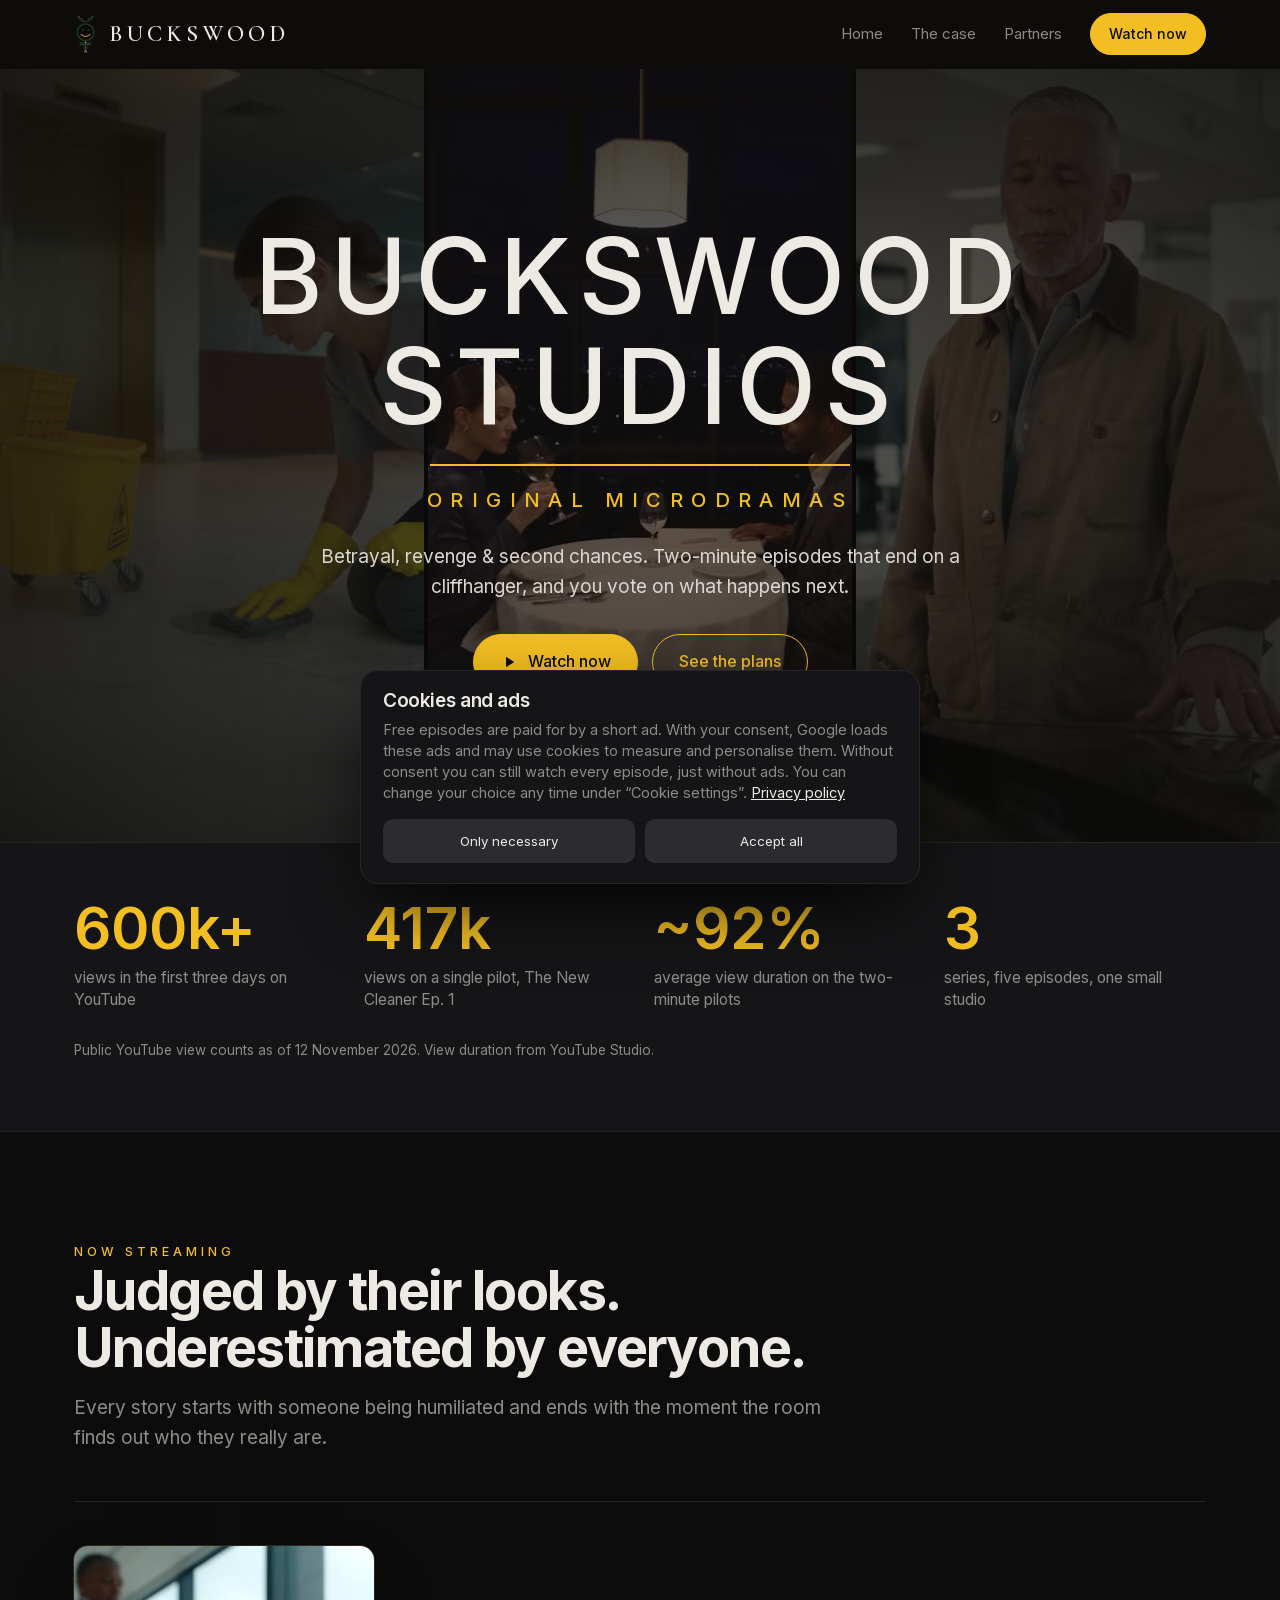
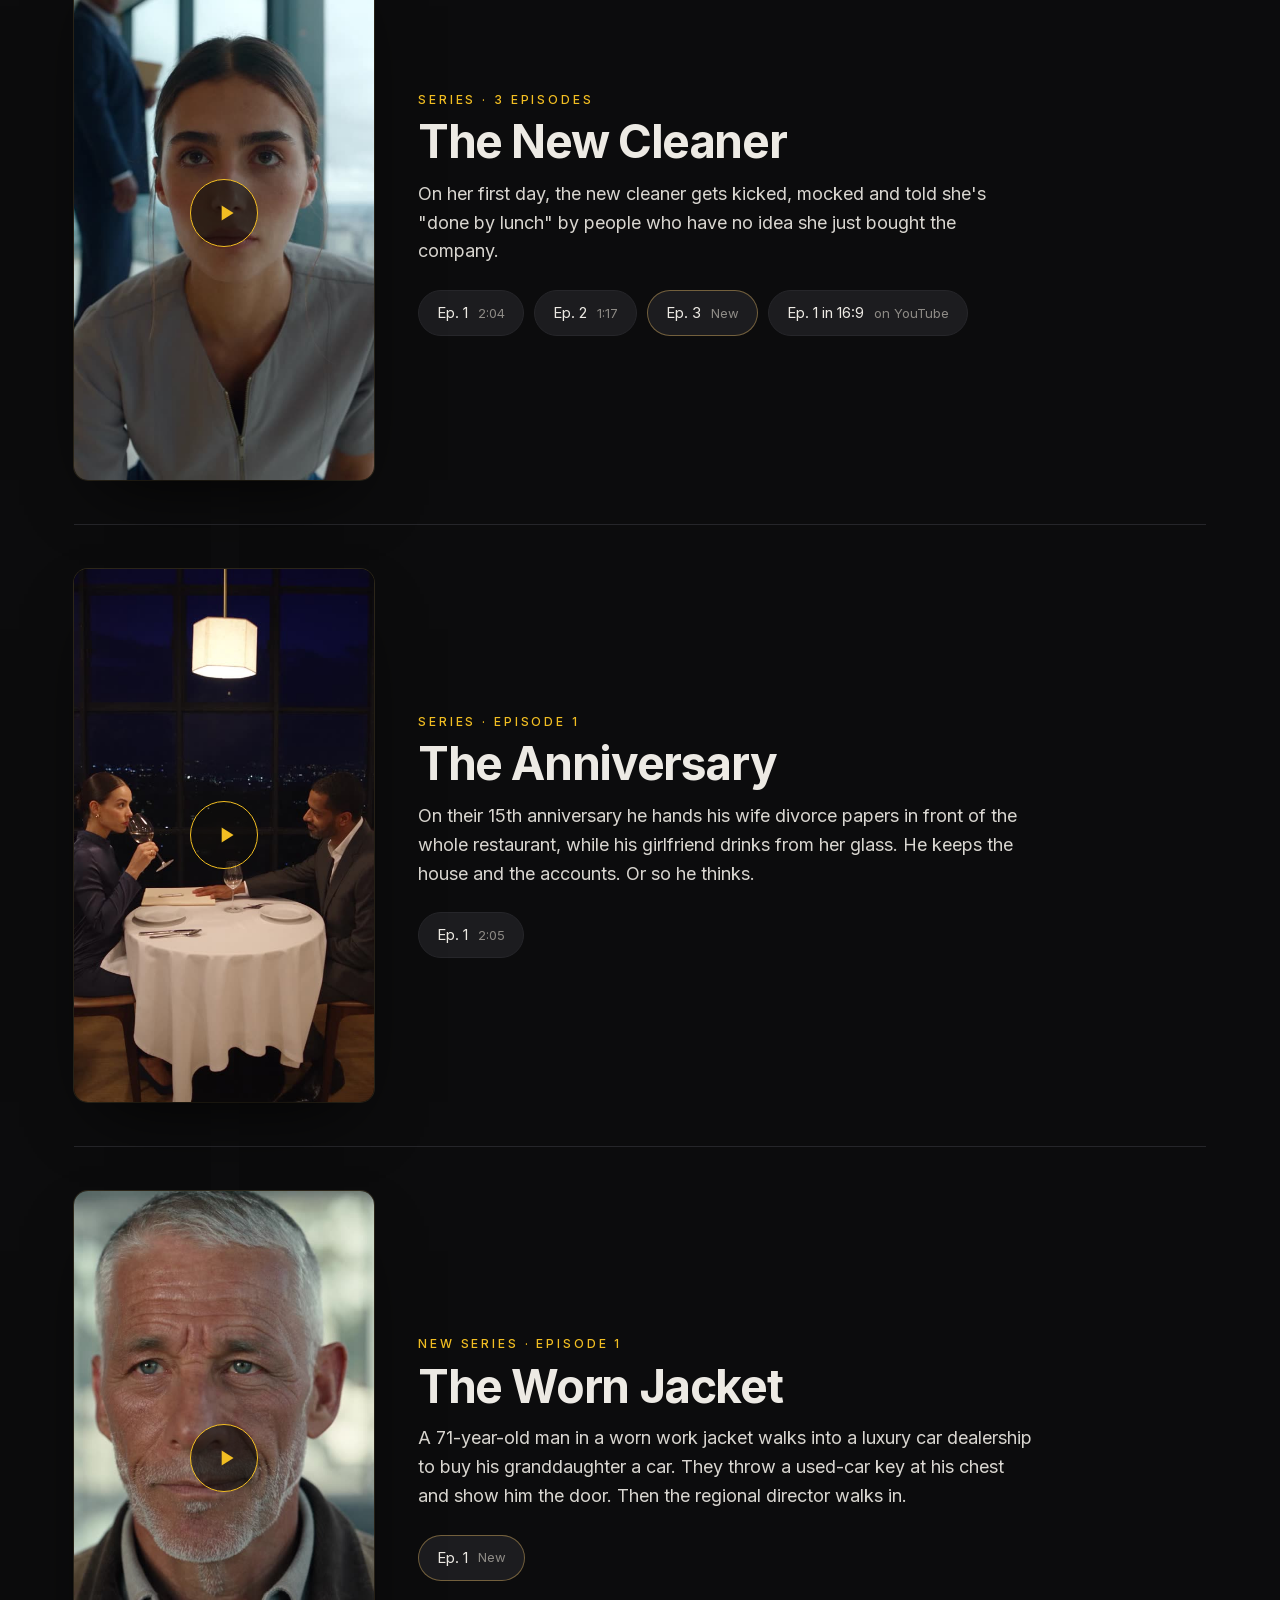
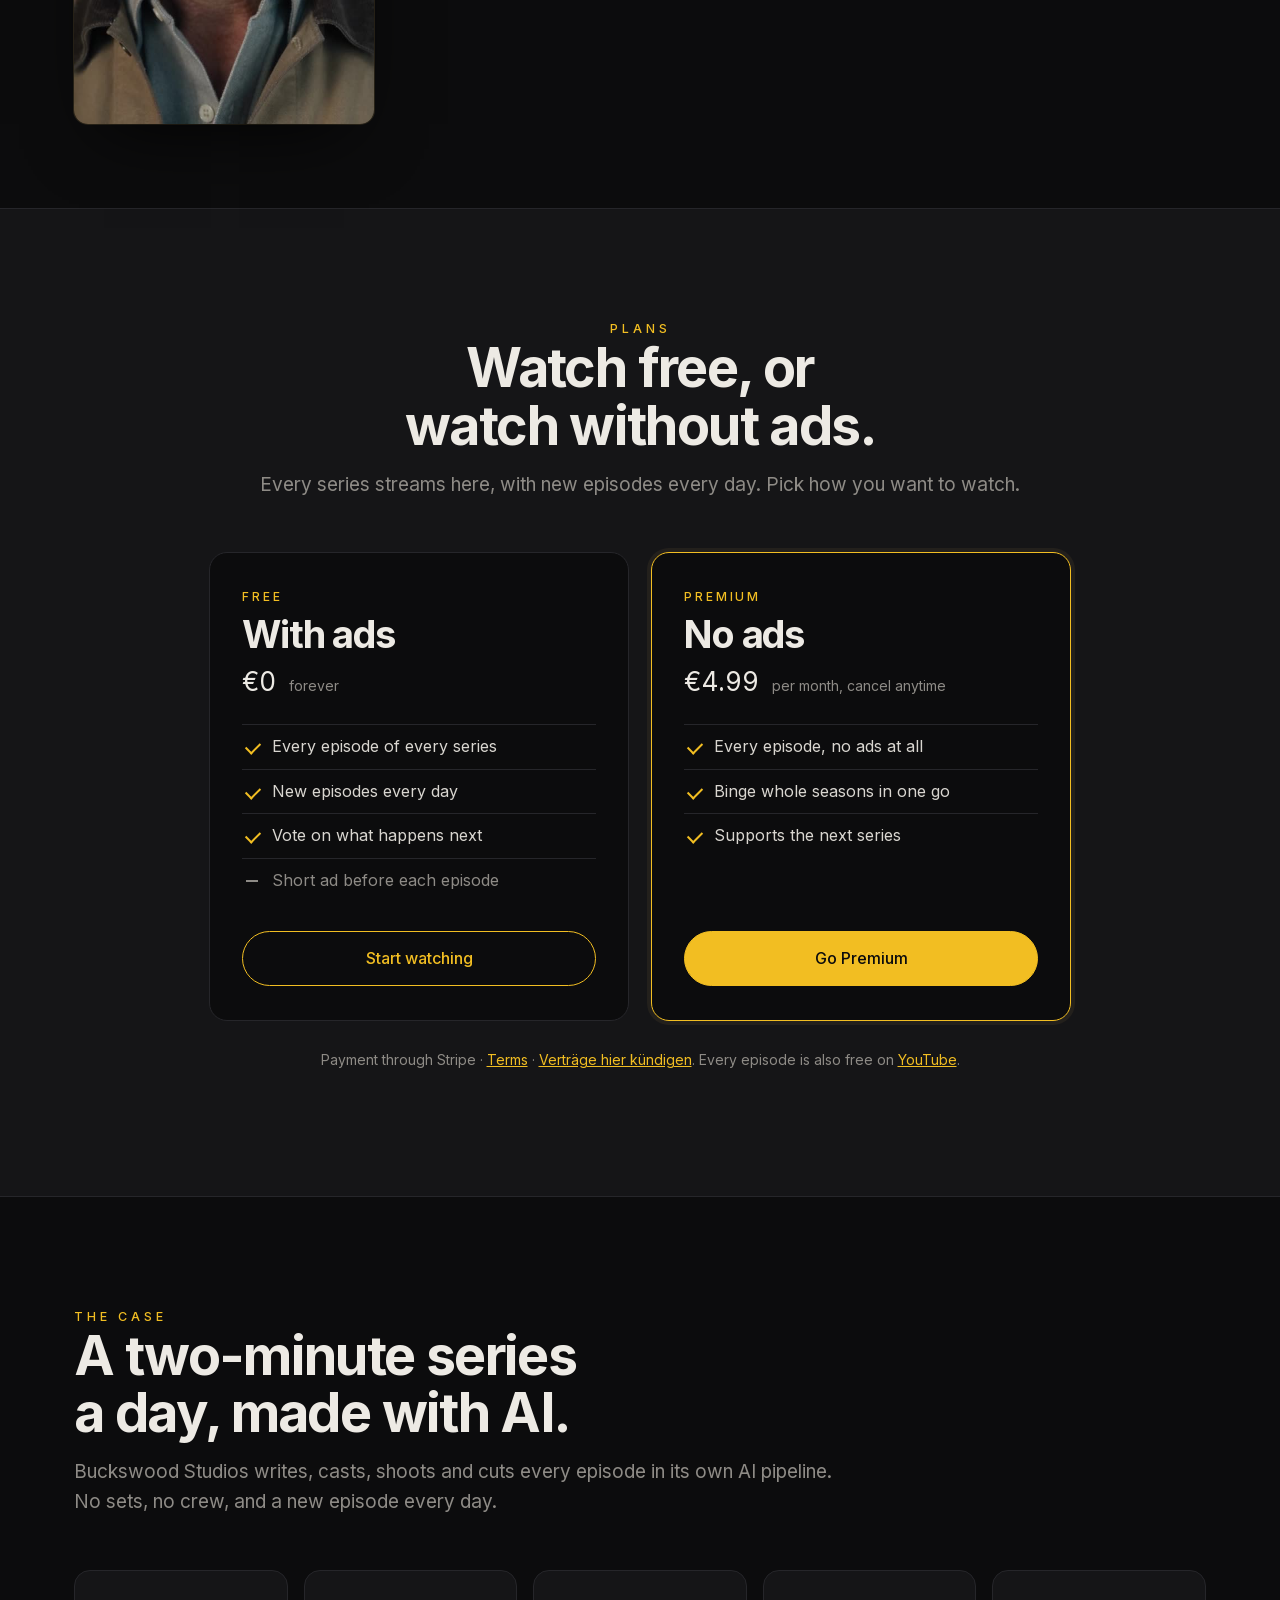
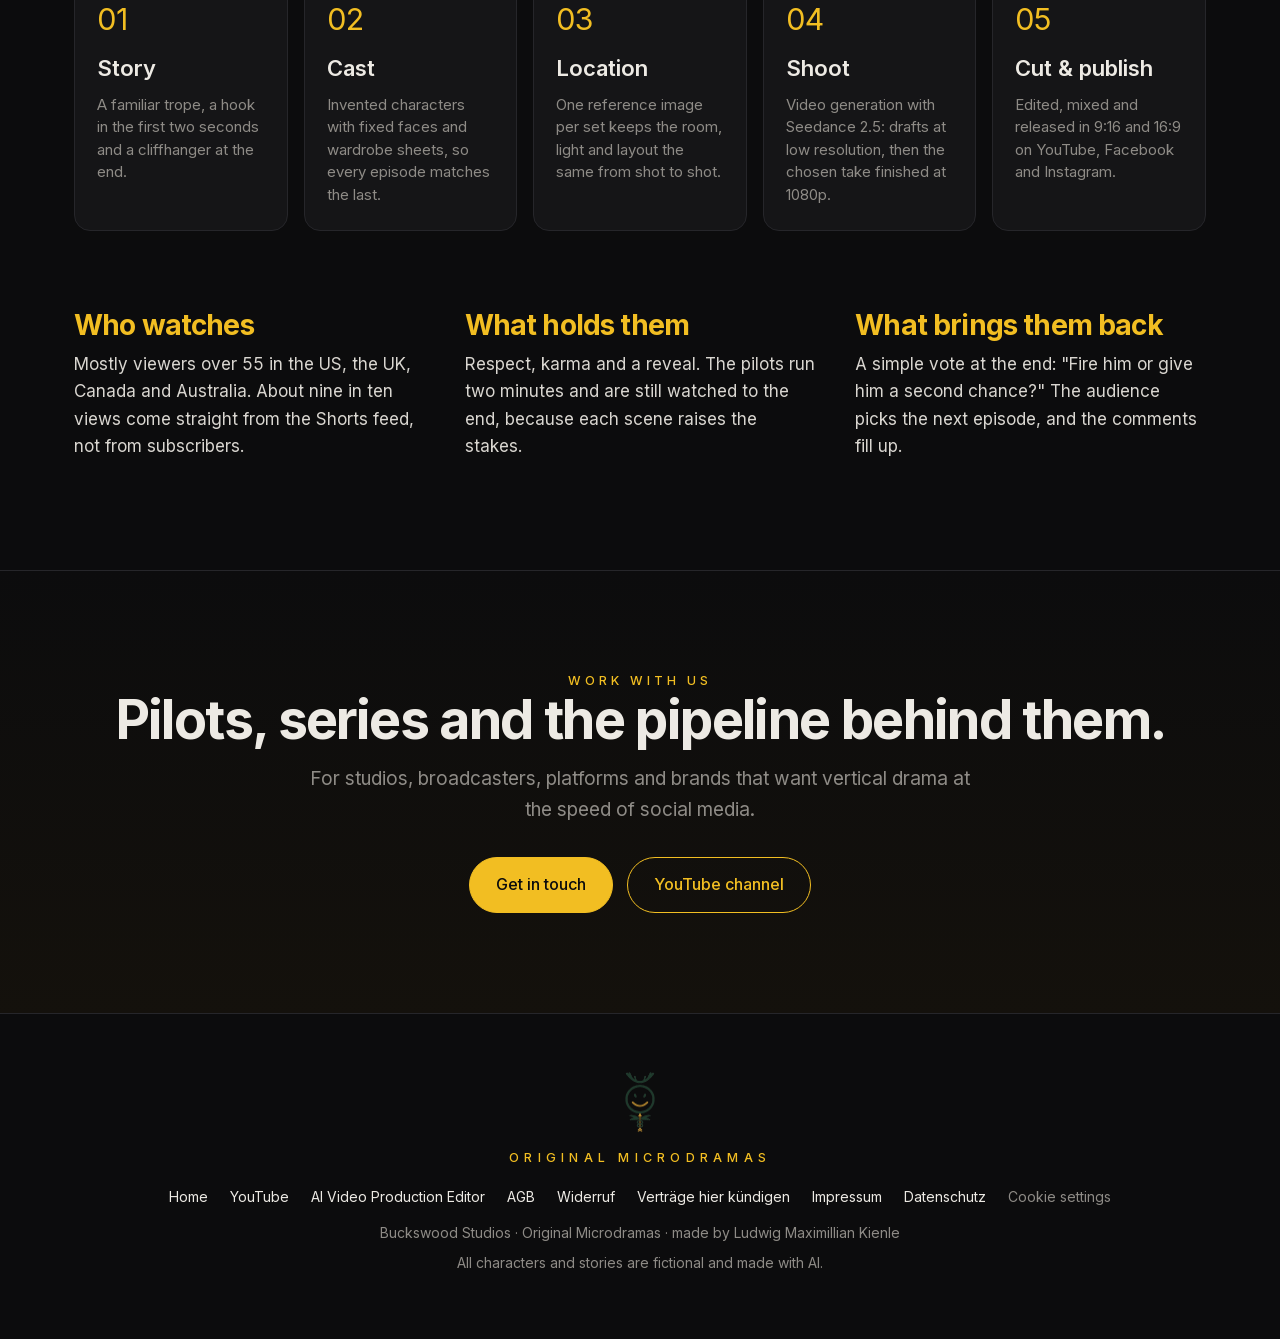
<file: about.html>
<!doctype html>
<html lang="en">
<head>
<meta charset="utf-8">
<meta name="viewport" content="width=device-width, initial-scale=1">
<meta name="google-adsense-account" content="ca-pub-2272299323344536">
<title>About Buckswood Studios</title>
<meta name="description" content="Two-minute episodes about betrayal, revenge and second chances. Original microdramas made with AI by Buckswood Studios: 600k+ views in the first three days.">
<meta name="theme-color" content="#0E0D0B">
<meta property="og:type" content="website">
<meta property="og:url" content="https://www.buckswood.art/about">
<link rel="canonical" href="https://www.buckswood.art/about">
<meta property="og:title" content="Buckswood Studios – Original Microdramas">
<meta property="og:description" content="Betrayal, revenge & second chances. Two-minute episodes, made with AI.">
<meta property="og:image" content="https://www.buckswood.art/assets/microdramas/banner.jpg">
<meta name="twitter:card" content="summary_large_image">
<link rel="icon" type="image/png" href="assets/mark.png">
<link rel="stylesheet" href="/assets/fonts/fonts.css">
<link rel="stylesheet" href="/assets/consent.css">
<script type="application/ld+json">
{"@context":"https://schema.org","@type":"CreativeWorkSeries","name":"Buckswood Studios – Original Microdramas","url":"https://www.buckswood.art/","genre":"Drama","inLanguage":"en","productionCompany":{"@type":"Organization","name":"Buckswood Studios","founder":{"@type":"Person","name":"Ludwig Maximillian Kienle"}},"sameAs":["https://www.youtube.com/@Buckswood-Studios"]}
</script>
<style>
:root{
  /* same palette and type as assets/platform.css */
  --void:#0C0C0D; --surface:#151517; --raise:#1C1C1F; --line:#26262A;
  --body:#D9D6D0; --bright:#EDEAE4; --muted:#8E8B86; --gold:#F2BE22; --gold-2:#C99A12;
  --serif:-apple-system,"SF Pro Display",BlinkMacSystemFont,"Inter","Helvetica Neue",Arial,sans-serif;
  --sans:-apple-system,"SF Pro Text",BlinkMacSystemFont,"Inter","Helvetica Neue",Arial,sans-serif;
  --mark:"Cormorant Garamond",Georgia,serif;
  color-scheme:dark;
}
*{box-sizing:border-box}
html{scroll-behavior:smooth}
body{margin:0;background:var(--void);color:var(--body);font-family:var(--sans);font-size:17px;line-height:1.6;-webkit-font-smoothing:antialiased;overflow-x:hidden}
img,video{max-width:100%;display:block}
a{color:inherit}
.wrap{max-width:1180px;margin:0 auto;padding:0 24px}
.eyebrow{font-weight:500;letter-spacing:.32em;text-transform:uppercase;font-size:12.5px;color:var(--gold)}
h1,h2,h3{font-family:var(--serif);font-weight:700;letter-spacing:-.03em;color:var(--bright);line-height:1.06;margin:0;text-wrap:balance}
h2{font-size:clamp(34px,4.6vw,54px)}
h3{font-size:28px}
section{scroll-margin-top:80px}
.sec-head{max-width:760px}
.sec-head p{color:var(--muted);font-size:19px;margin:16px 0 0}

/* nav */
nav{position:sticky;top:0;z-index:20;background:rgba(14,13,11,.82);backdrop-filter:saturate(1.2) blur(10px);border-bottom:1px solid transparent;transition:border-color .2s}
nav.scrolled{border-bottom-color:var(--line)}
nav .wrap{display:flex;align-items:center;justify-content:space-between;height:68px}
.brand{display:flex;align-items:center;gap:12px;text-decoration:none}
.brand img{height:40px;width:auto}
.brand span{font-family:var(--mark);font-weight:600;font-size:23px;letter-spacing:.2em;color:var(--bright)}
.navlinks{display:flex;gap:28px;align-items:center;font-size:15px}
.navlinks a{text-decoration:none;color:var(--muted)}
.navlinks a:hover{color:var(--bright)}
.navlinks a.btn-primary{color:var(--void)}
.btn{display:inline-flex;align-items:center;gap:10px;border-radius:999px;padding:14px 26px;font:inherit;font-weight:500;font-size:16px;text-decoration:none;border:1.5px solid var(--gold);cursor:pointer;transition:transform .15s,background .15s,color .15s}
.btn:hover{transform:translateY(-1px)}
.btn-primary{background:var(--gold);color:var(--void)}
.btn-primary:hover{background:#D8B66E}
.btn-ghost{background:none;color:var(--gold)}
.btn-ghost:hover{background:var(--gold);color:var(--void)}
.btn-sm{padding:9px 18px;font-size:14px}
.btn svg{width:18px;height:18px}

/* hero */
.hero{position:relative;min-height:min(86vh,860px);display:grid;place-items:center;overflow:hidden;border-bottom:1px solid var(--line)}
.strips{position:absolute;inset:0;display:grid;grid-template-columns:repeat(3,1fr);gap:4px;background:#000}
.strips video{width:100%;height:100%;object-fit:cover;filter:saturate(.85)}
.hero::after{content:"";position:absolute;inset:0;background:radial-gradient(ellipse at center,rgba(14,13,11,.55) 0%,rgba(14,13,11,.78) 60%,rgba(14,13,11,.92) 100%)}
.hero-copy{position:relative;z-index:1;text-align:center;padding:80px 24px}
.hero h1{font-size:clamp(40px,8.4vw,104px);font-weight:500;letter-spacing:.08em;opacity:0;animation:rise 1s ease .2s forwards}
.hero h1 span{display:inline-block}
.hero .rule{width:min(420px,60vw);height:2px;background:var(--gold);margin:22px auto 18px;opacity:0;animation:grow .8s ease .7s forwards}
.hero .claim{letter-spacing:.42em;font-weight:500;color:var(--gold);font-size:clamp(13px,1.6vw,20px);opacity:0;animation:rise .8s ease .8s forwards}
.hero .lede{max-width:640px;margin:26px auto 0;color:var(--body);font-size:19px;opacity:0;animation:rise .8s ease 1s forwards}
.cta{display:flex;flex-wrap:wrap;gap:14px;justify-content:center;margin-top:32px;opacity:0;animation:rise .8s ease 1.15s forwards}
@keyframes rise{from{opacity:0;transform:translateY(14px)}to{opacity:1;transform:none}}
@keyframes grow{from{opacity:0;transform:scaleX(0)}to{opacity:1;transform:none}}
@media (prefers-reduced-motion:reduce){*{animation:none!important;opacity:1!important;transition:none!important}}

/* numbers */
.numbers{background:var(--surface);border-bottom:1px solid var(--line);padding:56px 0}
.num-grid{display:grid;grid-template-columns:repeat(4,1fr);gap:28px}
.num b{display:block;font-family:var(--serif);font-weight:600;font-size:clamp(40px,4.6vw,58px);color:var(--gold);line-height:1}
.num span{display:block;margin-top:10px;color:var(--muted);font-size:15.5px;line-height:1.45}
.asof{margin-top:28px;font-size:13.5px;color:var(--muted)}

/* series */
.series{padding:110px 0 40px}
.show{display:grid;grid-template-columns:300px 1fr;gap:44px;align-items:center;padding:44px 0;border-top:1px solid var(--line)}
.show:first-of-type{margin-top:48px}
.poster{display:block;position:relative;aspect-ratio:9/16;border-radius:14px;overflow:hidden;background:#000;box-shadow:0 30px 70px -30px rgba(0,0,0,.9),0 0 0 1px rgba(201,164,92,.18);cursor:pointer;border:0;padding:0;width:100%}
.poster img{width:100%;height:100%;object-fit:cover;transition:transform .5s}
.poster:hover img{transform:scale(1.03)}
.poster .play{position:absolute;left:50%;top:50%;width:68px;height:68px;margin:-34px 0 0 -34px;border-radius:50%;background:rgba(14,13,11,.6);border:1.5px solid var(--gold);display:grid;place-items:center;color:var(--gold)}
.poster .play svg{width:26px;height:26px;margin-left:4px}
.show .stage{font-size:12px;letter-spacing:.24em;text-transform:uppercase;color:var(--gold);font-weight:500}
.show h3{font-size:clamp(34px,3.6vw,46px);margin:8px 0 14px}
.show p{margin:0;max-width:620px;color:var(--body);font-size:18px}
.eps{display:flex;flex-wrap:wrap;gap:10px;margin-top:24px}
.ep{text-decoration:none;font:inherit;font-size:15px;padding:10px 18px;border-radius:999px;border:1px solid var(--line);background:var(--raise);color:var(--bright);cursor:pointer;display:inline-flex;gap:10px;align-items:center;transition:border-color .15s}
.ep:hover{border-color:var(--gold)}
.ep small{color:var(--muted);font-size:13px}
.ep.new{border-color:rgba(201,164,92,.5)}

/* plans */
.plans{padding:110px 0;background:var(--surface);border-top:1px solid var(--line);border-bottom:1px solid var(--line)}
.plan-grid{display:grid;grid-template-columns:repeat(2,minmax(0,420px));gap:22px;justify-content:center;margin-top:52px}
.plan{background:var(--void);border:1.5px solid var(--line);border-radius:18px;padding:34px 32px;display:flex;flex-direction:column}
.plan.premium{border-color:var(--gold);box-shadow:0 0 0 4px rgba(201,164,92,.08)}
.plan .tier{font-size:12px;letter-spacing:.24em;text-transform:uppercase;color:var(--gold);font-weight:500}
.plan h3{font-size:38px;margin:8px 0 6px}
.plan .price{font-family:var(--serif);font-size:26px;color:var(--bright)}
.plan .price small{font-family:var(--sans);font-size:14px;color:var(--muted);margin-left:6px}
.plan ul{list-style:none;padding:0;margin:22px 0 28px;flex:1}
.plan li{padding:9px 0 9px 30px;border-top:1px solid var(--line);position:relative;font-size:16px}
.plan li::before{content:"";position:absolute;left:4px;top:17px;width:12px;height:7px;border-left:2px solid var(--gold);border-bottom:2px solid var(--gold);transform:rotate(-45deg)}
.plan li.no{color:var(--muted)}
.plan li.no::before{border:0;width:12px;height:2px;background:var(--muted);transform:none;top:21px}
.plan .btn{justify-content:center}
.plans .fine{text-align:center;margin-top:28px;font-size:14px;color:var(--muted)}

/* case */
.case{padding:110px 0}
.steps{display:grid;grid-template-columns:repeat(5,1fr);gap:16px;margin-top:52px;counter-reset:step}
.step{background:var(--surface);border:1px solid var(--line);border-radius:16px;padding:24px 22px}
.step::before{counter-increment:step;content:"0" counter(step);font-family:var(--serif);font-size:30px;color:var(--gold);display:block;margin-bottom:8px}
.step h4{margin:0 0 8px;font-family:var(--serif);font-size:22px;font-weight:600;color:var(--bright)}
.step p{margin:0;font-size:15px;color:var(--muted);line-height:1.5}
.learn{display:grid;grid-template-columns:repeat(3,1fr);gap:40px;margin-top:80px}
.learn h3{color:var(--gold);font-size:28px;margin-bottom:10px}
.learn p{margin:0;color:var(--body)}

/* contact */
.contact{padding:100px 0;text-align:center;background:linear-gradient(180deg,var(--void),#14110C);border-top:1px solid var(--line)}
.contact .sub{color:var(--muted);font-size:19px;max-width:660px;margin:16px auto 0}
.contact .cta{opacity:1;animation:none}

footer{padding:56px 0 64px;text-align:center;color:var(--muted);font-size:14px;border-top:1px solid var(--line)}
footer img{height:64px;width:auto;margin:0 auto 14px}
footer .claim{letter-spacing:.42em;font-size:12.5px;color:var(--gold);font-weight:500;margin-bottom:18px}
footer .links{display:flex;gap:22px;justify-content:center;flex-wrap:wrap;margin-bottom:14px}
footer .links a{color:var(--bright);text-decoration:none}
footer .links a:hover{color:var(--gold)}


@media (max-width:980px){
  .steps{grid-template-columns:repeat(2,1fr)}
  .learn{grid-template-columns:1fr;gap:28px}
  .num-grid{grid-template-columns:repeat(2,1fr)}
}
@media (max-width:760px){
  .show{grid-template-columns:1fr;gap:24px}
  .poster{max-width:260px}
  .plan-grid{grid-template-columns:1fr}
}
@media (max-width:640px){
  .wrap{padding:0 16px}
  .navlinks a:not(.btn){display:none}
  .brand span{font-size:17px;letter-spacing:.14em}
  .brand img{height:34px}
  .hero{min-height:78vh}
  .hero h1{letter-spacing:.04em}
  .hero .claim{letter-spacing:.24em}
  .steps{grid-template-columns:1fr}
  .series,.plans,.case,.contact{padding-top:72px;padding-bottom:72px}
  .plan{padding:28px 22px}
}
</style>
</head>
<body>

<nav id="top">
  <div class="wrap">
    <a class="brand" href="/"><img src="assets/mark.png" alt=""><span>BUCKSWOOD</span></a>
    <div class="navlinks">
      <a href="/">Home</a>
      <a href="#case">The case</a>
      <a href="#contact">Partners</a>
      <a class="btn btn-primary btn-sm" href="watch">Watch now</a>
    </div>
  </div>
</nav>

<header class="hero">
  <div class="strips" aria-hidden="true">
    <video muted loop playsinline preload="metadata" poster="assets/microdramas/loop-cleaner.jpg" src="assets/microdramas/loop-cleaner.mp4"></video>
    <video muted loop playsinline preload="metadata" poster="assets/microdramas/loop-anniv.jpg" src="assets/microdramas/loop-anniv.mp4"></video>
    <video muted loop playsinline preload="metadata" poster="assets/microdramas/loop-jacket.jpg" src="assets/microdramas/loop-jacket.mp4"></video>
  </div>
  <div class="hero-copy">
    <h1><span>BUCKSWOOD</span> <span>STUDIOS</span></h1>
    <div class="rule"></div>
    <div class="claim">ORIGINAL MICRODRAMAS</div>
    <p class="lede">Betrayal, revenge &amp; second chances. Two-minute episodes that end on a cliffhanger, and you vote on what happens next.</p>
    <div class="cta">
      <a class="btn btn-primary" href="watch">
        <svg viewBox="0 0 24 24" fill="currentColor"><path d="M8 5v14l11-7z"/></svg>
        <span>Watch now</span>
      </a>
      <a class="btn btn-ghost" href="#plans">See the plans</a>
    </div>
  </div>
</header>

<section class="numbers" aria-label="Results">
  <div class="wrap">
    <div class="num-grid">
      <div class="num"><b>600k+</b><span>views in the first three days on YouTube</span></div>
      <div class="num"><b>417k</b><span>views on a single pilot, The New Cleaner Ep. 1</span></div>
      <div class="num"><b>~92%</b><span>average view duration on the two-minute pilots</span></div>
      <div class="num"><b>3</b><span>series, five episodes, one small studio</span></div>
    </div>
    <p class="asof">Public YouTube view counts as of 12 November 2026. View duration from YouTube Studio.</p>
  </div>
</section>

<section class="series" id="series">
  <div class="wrap">
    <div class="sec-head">
      <div class="eyebrow">Now streaming</div>
      <h2>Judged by their looks. Underestimated by everyone.</h2>
      <p>Every story starts with someone being humiliated and ends with the moment the room finds out who they really are.</p>
    </div>

    <article class="show">
      <a class="poster" href="watch#the-new-cleaner-1" aria-label="Play The New Cleaner, Episode 1">
        <img src="assets/microdramas/cleaner1.jpg" alt="Ines, the new cleaner, looking up after the kick" loading="lazy" width="540" height="960">
        <span class="play"><svg viewBox="0 0 24 24" fill="currentColor"><path d="M8 5v14l11-7z"/></svg></span>
      </a>
      <div>
        <div class="stage">Series · 3 episodes</div>
        <h3>The New Cleaner</h3>
        <p>On her first day, the new cleaner gets kicked, mocked and told she's "done by lunch" by people who have no idea she just bought the company.</p>
        <div class="eps">
          <a class="ep" href="watch#the-new-cleaner-1">Ep. 1 <small>2:04</small></a>
          <a class="ep" href="watch#the-new-cleaner-2">Ep. 2 <small>1:17</small></a>
          <a class="ep new" href="watch#the-new-cleaner-3">Ep. 3 <small>New</small></a>
          <a class="ep" href="https://www.youtube.com/watch?v=snBMFZ6arw8">Ep. 1 in 16:9 <small>on YouTube</small></a>
        </div>
      </div>
    </article>

    <article class="show">
      <a class="poster" href="watch#the-anniversary-1" aria-label="Play The Anniversary, Episode 1">
        <img src="assets/microdramas/anniv1.jpg" alt="Elena and Grant at their anniversary dinner" loading="lazy" width="540" height="960">
        <span class="play"><svg viewBox="0 0 24 24" fill="currentColor"><path d="M8 5v14l11-7z"/></svg></span>
      </a>
      <div>
        <div class="stage">Series · Episode 1</div>
        <h3>The Anniversary</h3>
        <p>On their 15th anniversary he hands his wife divorce papers in front of the whole restaurant, while his girlfriend drinks from her glass. He keeps the house and the accounts. Or so he thinks.</p>
        <div class="eps">
          <a class="ep" href="watch#the-anniversary-1">Ep. 1 <small>2:05</small></a>
        </div>
      </div>
    </article>

    <article class="show">
      <a class="poster" href="watch#the-worn-jacket-1" aria-label="Play The Worn Jacket, Episode 1">
        <img src="assets/microdramas/jacket1.jpg" alt="Gus in his worn work jacket" loading="lazy" width="540" height="960">
        <span class="play"><svg viewBox="0 0 24 24" fill="currentColor"><path d="M8 5v14l11-7z"/></svg></span>
      </a>
      <div>
        <div class="stage">New series · Episode 1</div>
        <h3>The Worn Jacket</h3>
        <p>A 71-year-old man in a worn work jacket walks into a luxury car dealership to buy his granddaughter a car. They throw a used-car key at his chest and show him the door. Then the regional director walks in.</p>
        <div class="eps">
          <a class="ep new" href="watch#the-worn-jacket-1">Ep. 1 <small>New</small></a>
        </div>
      </div>
    </article>
  </div>
</section>

<section class="plans" id="plans">
  <div class="wrap">
    <div class="sec-head" style="margin:0 auto;text-align:center">
      <div class="eyebrow">Plans</div>
      <h2>Watch free, or watch without ads.</h2>
      <p>Every series streams here, with new episodes every day. Pick how you want to watch.</p>
    </div>
    <div class="plan-grid">
      <div class="plan">
        <div class="tier">Free</div>
        <h3>With ads</h3>
        <div class="price">€0 <small>forever</small></div>
        <ul>
          <li>Every episode of every series</li>
          <li>New episodes every day</li>
          <li>Vote on what happens next</li>
          <li class="no">Short ad before each episode</li>
        </ul>
        <a class="btn btn-ghost" href="watch">Start watching</a>
      </div>
      <div class="plan premium">
        <div class="tier">Premium</div>
        <h3>No ads</h3>
        <div class="price">€4.99 <small>per month, cancel anytime</small></div>
        <ul>
          <li>Every episode, no ads at all</li>
          <li>Binge whole seasons in one go</li>
          <li>Supports the next series</li>
        </ul>
        <a class="btn btn-primary" href="/premium">Go Premium</a>
      </div>
    </div>
    <p class="fine">Payment through Stripe · <a href="/agb" style="color:var(--gold)">Terms</a> · <a href="/kuendigen" style="color:var(--gold)">Verträge hier kündigen</a>. Every episode is also free on <a href="https://www.youtube.com/@Buckswood-Studios" style="color:var(--gold)">YouTube</a>.</p>
  </div>
</section>

<section class="case" id="case">
  <div class="wrap">
    <div class="sec-head">
      <div class="eyebrow">The case</div>
      <h2>A two-minute series a day, made with AI.</h2>
      <p>Buckswood Studios writes, casts, shoots and cuts every episode in its own AI pipeline. No sets, no crew, and a new episode every day.</p>
    </div>
    <div class="steps">
      <div class="step"><h4>Story</h4><p>A familiar trope, a hook in the first two seconds and a cliffhanger at the end.</p></div>
      <div class="step"><h4>Cast</h4><p>Invented characters with fixed faces and wardrobe sheets, so every episode matches the last.</p></div>
      <div class="step"><h4>Location</h4><p>One reference image per set keeps the room, light and layout the same from shot to shot.</p></div>
      <div class="step"><h4>Shoot</h4><p>Video generation with Seedance 2.5: drafts at low resolution, then the chosen take finished at 1080p.</p></div>
      <div class="step"><h4>Cut &amp; publish</h4><p>Edited, mixed and released in 9:16 and 16:9 on YouTube, Facebook and Instagram.</p></div>
    </div>
    <div class="learn">
      <div><h3>Who watches</h3><p>Mostly viewers over 55 in the US, the UK, Canada and Australia. About nine in ten views come straight from the Shorts feed, not from subscribers.</p></div>
      <div><h3>What holds them</h3><p>Respect, karma and a reveal. The pilots run two minutes and are still watched to the end, because each scene raises the stakes.</p></div>
      <div><h3>What brings them back</h3><p>A simple vote at the end: "Fire him or give him a second chance?" The audience picks the next episode, and the comments fill up.</p></div>
    </div>
  </div>
</section>

<section class="contact" id="contact">
  <div class="wrap">
    <div class="eyebrow">Work with us</div>
    <h2>Pilots, series and the pipeline behind them.</h2>
    <p class="sub">For studios, broadcasters, platforms and brands that want vertical drama at the speed of social media.</p>
    <div class="cta">
      <a class="btn btn-primary" href="mailto:luikienle@gmail.com?subject=Buckswood%20Microdramas">Get in touch</a>
      <a class="btn btn-ghost" href="https://www.youtube.com/@Buckswood-Studios">YouTube channel</a>
    </div>
  </div>
</section>

<footer>
  <div class="wrap">
    <img src="assets/mark.png" alt="">
    <div class="claim">ORIGINAL MICRODRAMAS</div>
    <div class="links">
      <a href="/">Home</a>
      <a href="https://www.youtube.com/@Buckswood-Studios">YouTube</a>
      <a href="editor">AI Video Production Editor</a>
      <a href="/agb">AGB</a>
      <a href="/widerruf">Widerruf</a>
      <a href="/kuendigen">Verträge hier kündigen</a>
      <a href="impressum">Impressum</a>
      <a href="datenschutz">Datenschutz</a>
      <button type="button" class="linkish" data-consent>Cookie settings</button>
    </div>
    <div>Buckswood Studios · Original Microdramas · made by Ludwig Maximillian Kienle</div>
    <div style="margin-top:8px">All characters and stories are fictional and made with AI.</div>
  </div>
</footer>


<script src="/assets/consent.js"></script>
<script>
(function(){
  var nav=document.getElementById('top');
  addEventListener('scroll',function(){nav.classList.toggle('scrolled',scrollY>8)},{passive:true});

  // hero loops: play only while on screen, never under reduced motion or Save-Data
  var calm=matchMedia('(prefers-reduced-motion: reduce)').matches||(navigator.connection&&navigator.connection.saveData);
  var vids=document.querySelectorAll('.strips video');
  if(!calm&&'IntersectionObserver' in window){
    new IntersectionObserver(function(es){
      es.forEach(function(e){vids.forEach(function(v){e.isIntersecting?v.play().catch(function(){}):v.pause()})});
    }).observe(document.querySelector('.hero'));
  }

})();
</script>
</body>
</html>
</file>
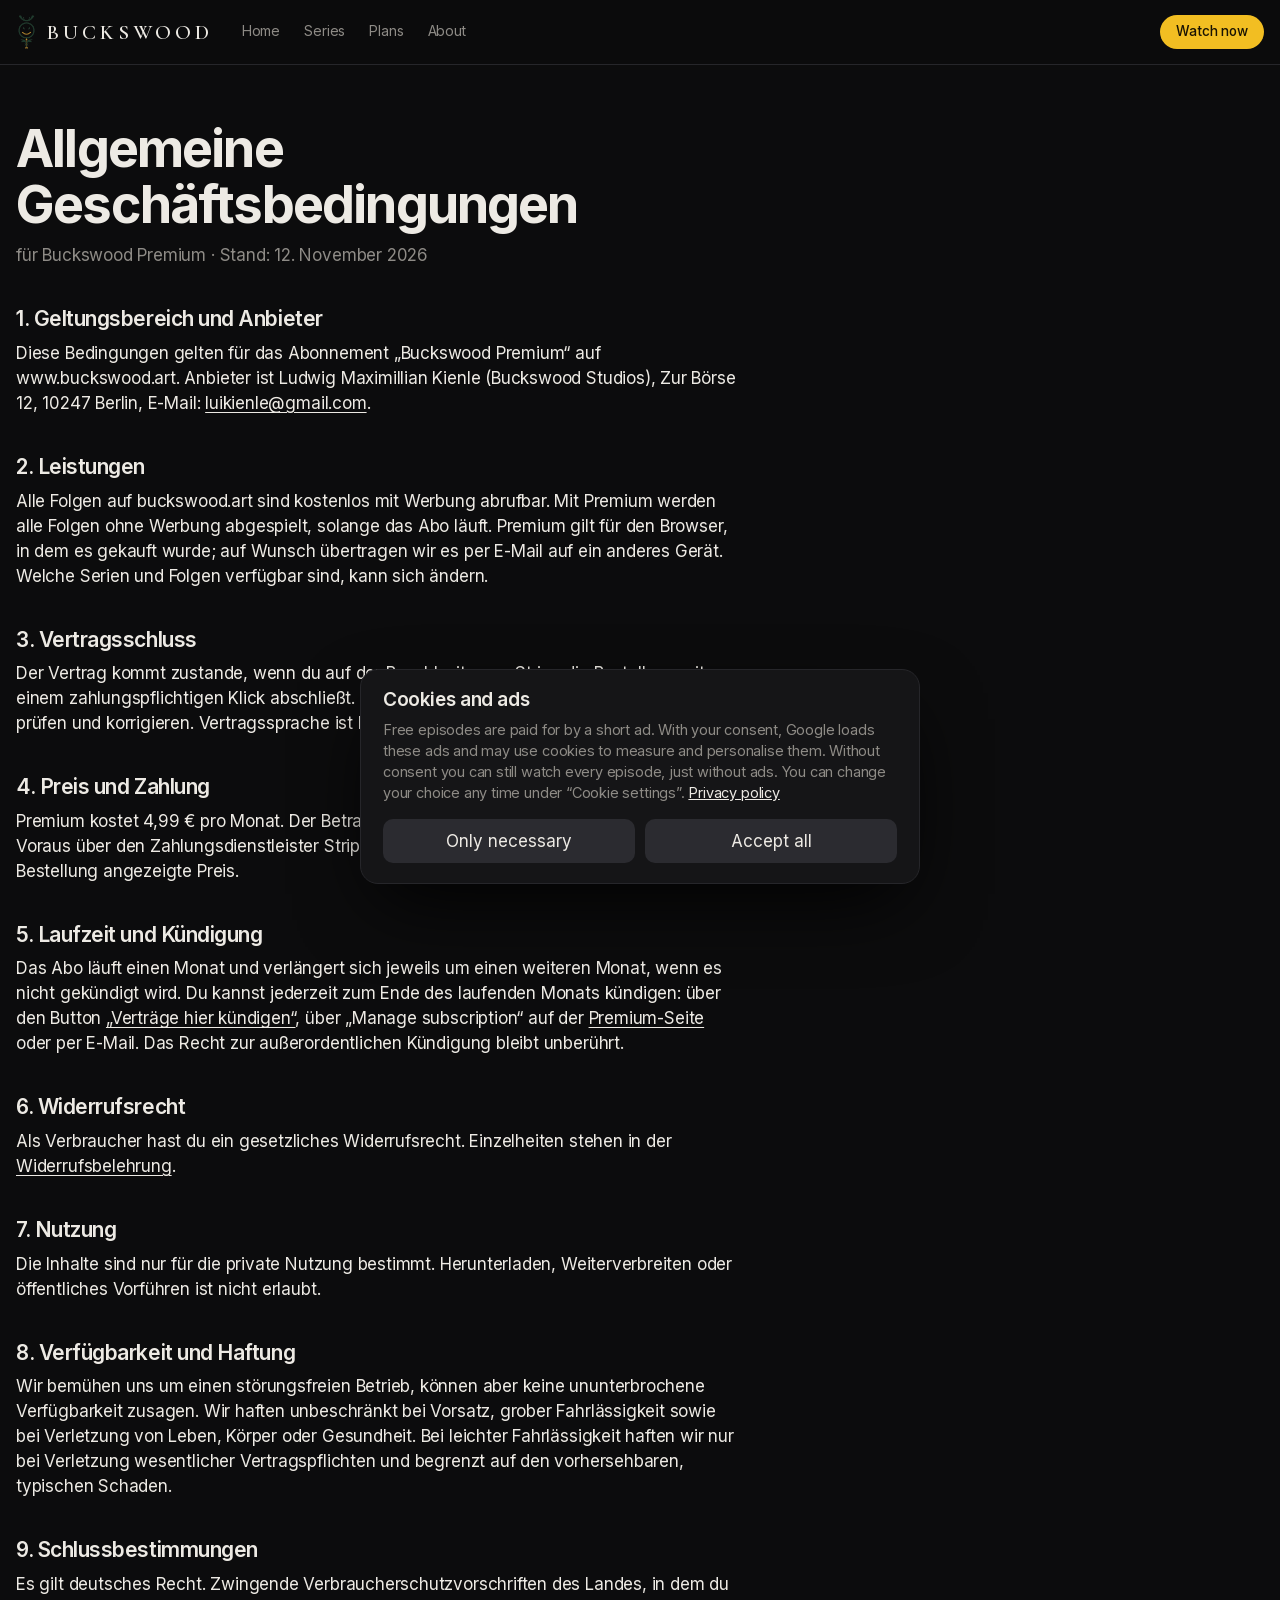
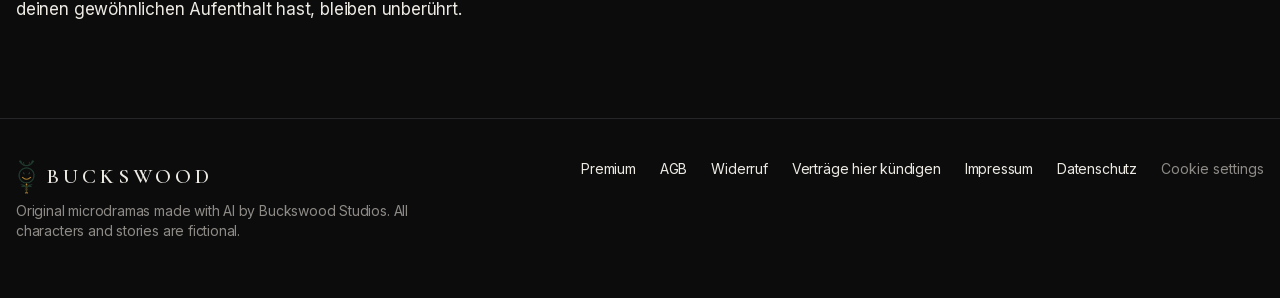
<file: agb.html>
<!doctype html>
<html lang="de">
<head>
<meta charset="utf-8">
<meta name="viewport" content="width=device-width, initial-scale=1, viewport-fit=cover">
<meta name="google-adsense-account" content="ca-pub-2272299323344536">
<title>AGB – Buckswood Studios</title>
<meta name="robots" content="noindex">
<meta name="theme-color" content="#0C0C0D">
<link rel="canonical" href="https://www.buckswood.art/agb">
<link rel="icon" type="image/png" href="/assets/mark.png">
<link rel="stylesheet" href="/assets/fonts/fonts.css">
<link rel="stylesheet" href="/assets/consent.css">
<link rel="stylesheet" href="/assets/platform.css">
<style>
.legal{max-width:720px;padding-block:56px 24px}
.legal h1{font-size:clamp(36px,5vw,52px);font-weight:700;letter-spacing:-.035em}
.legal .stand{color:var(--ash);margin:10px 0 0}
.legal h2{font-size:21px;font-weight:600;margin:40px 0 10px}
.legal p,.legal li{color:var(--paper)}
.legal p{margin:0}
.legal p+p{margin-top:10px}
.legal ul,.legal ol{margin:10px 0 0;padding-left:20px;display:grid;gap:6px}
.legal a{color:var(--paper);text-underline-offset:3px}
.legal a:hover{color:var(--bucket)}
.legal .box{margin-top:14px;border:1px solid var(--grain);border-radius:14px;padding:18px 20px;background:var(--film)}

</style>
</head>
<body>

<header class="top">
  <div class="shell">
    <a class="brand" href="/"><img src="/assets/mark.png" alt=""><span>BUCKSWOOD</span></a>
    <nav class="tabs" aria-label="Main">
      <a href="/">Home</a>
      <a href="/#all">Series</a>
      <a href="/#plans">Plans</a>
      <a href="/about">About</a>
    </nav>
    <div class="end"><a class="btn btn-spot btn-sm" href="/watch">Watch now</a></div>
  </div>
</header>

<main class="shell">
  <article class="legal">
    <h1>Allgemeine Geschäftsbedingungen</h1>
    <p class="stand">für Buckswood Premium · Stand: 12. November 2026</p>

    <h2>1. Geltungsbereich und Anbieter</h2>
    <p>Diese Bedingungen gelten für das Abonnement „Buckswood Premium“ auf www.buckswood.art. Anbieter ist Ludwig Maximillian Kienle (Buckswood Studios), Zur Börse 12, 10247 Berlin, E-Mail: <a href="mailto:luikienle@gmail.com">luikienle@gmail.com</a>.</p>

    <h2>2. Leistungen</h2>
    <p>Alle Folgen auf buckswood.art sind kostenlos mit Werbung abrufbar. Mit Premium werden alle Folgen ohne Werbung abgespielt, solange das Abo läuft. Premium gilt für den Browser, in dem es gekauft wurde; auf Wunsch übertragen wir es per E-Mail auf ein anderes Gerät. Welche Serien und Folgen verfügbar sind, kann sich ändern.</p>

    <h2>3. Vertragsschluss</h2>
    <p>Der Vertrag kommt zustande, wenn du auf der Bezahlseite von Stripe die Bestellung mit einem zahlungspflichtigen Klick abschließt. Vorher kannst du deine Angaben jederzeit prüfen und korrigieren. Vertragssprache ist Deutsch oder Englisch.</p>

    <h2>4. Preis und Zahlung</h2>
    <p>Premium kostet 4,99 € pro Monat. Der Betrag wird zu Beginn jedes Abrechnungsmonats im Voraus über den Zahlungsdienstleister Stripe eingezogen. Maßgeblich ist der vor der Bestellung angezeigte Preis.</p>

    <h2>5. Laufzeit und Kündigung</h2>
    <p>Das Abo läuft einen Monat und verlängert sich jeweils um einen weiteren Monat, wenn es nicht gekündigt wird. Du kannst jederzeit zum Ende des laufenden Monats kündigen: über den Button <a href="/kuendigen">„Verträge hier kündigen“</a>, über „Manage subscription“ auf der <a href="/premium">Premium-Seite</a> oder per E-Mail. Das Recht zur außerordentlichen Kündigung bleibt unberührt.</p>

    <h2>6. Widerrufsrecht</h2>
    <p>Als Verbraucher hast du ein gesetzliches Widerrufsrecht. Einzelheiten stehen in der <a href="/widerruf">Widerrufsbelehrung</a>.</p>

    <h2>7. Nutzung</h2>
    <p>Die Inhalte sind nur für die private Nutzung bestimmt. Herunterladen, Weiterverbreiten oder öffentliches Vorführen ist nicht erlaubt.</p>

    <h2>8. Verfügbarkeit und Haftung</h2>
    <p>Wir bemühen uns um einen störungsfreien Betrieb, können aber keine ununterbrochene Verfügbarkeit zusagen. Wir haften unbeschränkt bei Vorsatz, grober Fahrlässigkeit sowie bei Verletzung von Leben, Körper oder Gesundheit. Bei leichter Fahrlässigkeit haften wir nur bei Verletzung wesentlicher Vertragspflichten und begrenzt auf den vorhersehbaren, typischen Schaden.</p>

    <h2>9. Schlussbestimmungen</h2>
    <p>Es gilt deutsches Recht. Zwingende Verbraucherschutzvorschriften des Landes, in dem du deinen gewöhnlichen Aufenthalt hast, bleiben unberührt.</p>
  </article>
</main>

<footer class="site">
  <div class="shell">
    <div>
      <a class="brand" href="/"><img src="/assets/mark.png" alt=""><span>BUCKSWOOD</span></a>
      <p>Original microdramas made with AI by Buckswood Studios. All characters and stories are fictional.</p>
    </div>
    <nav aria-label="Legal">
      <a href="/premium">Premium</a>
      <a href="/agb">AGB</a>
      <a href="/widerruf">Widerruf</a>
      <a href="/kuendigen">Verträge hier kündigen</a>
      <a href="/impressum">Impressum</a>
      <a href="/datenschutz">Datenschutz</a>
      <button type="button" class="linkish" data-consent>Cookie settings</button>
    </nav>
  </div>
</footer>
<script src="/assets/consent.js"></script>
</body>
</html>
</file>
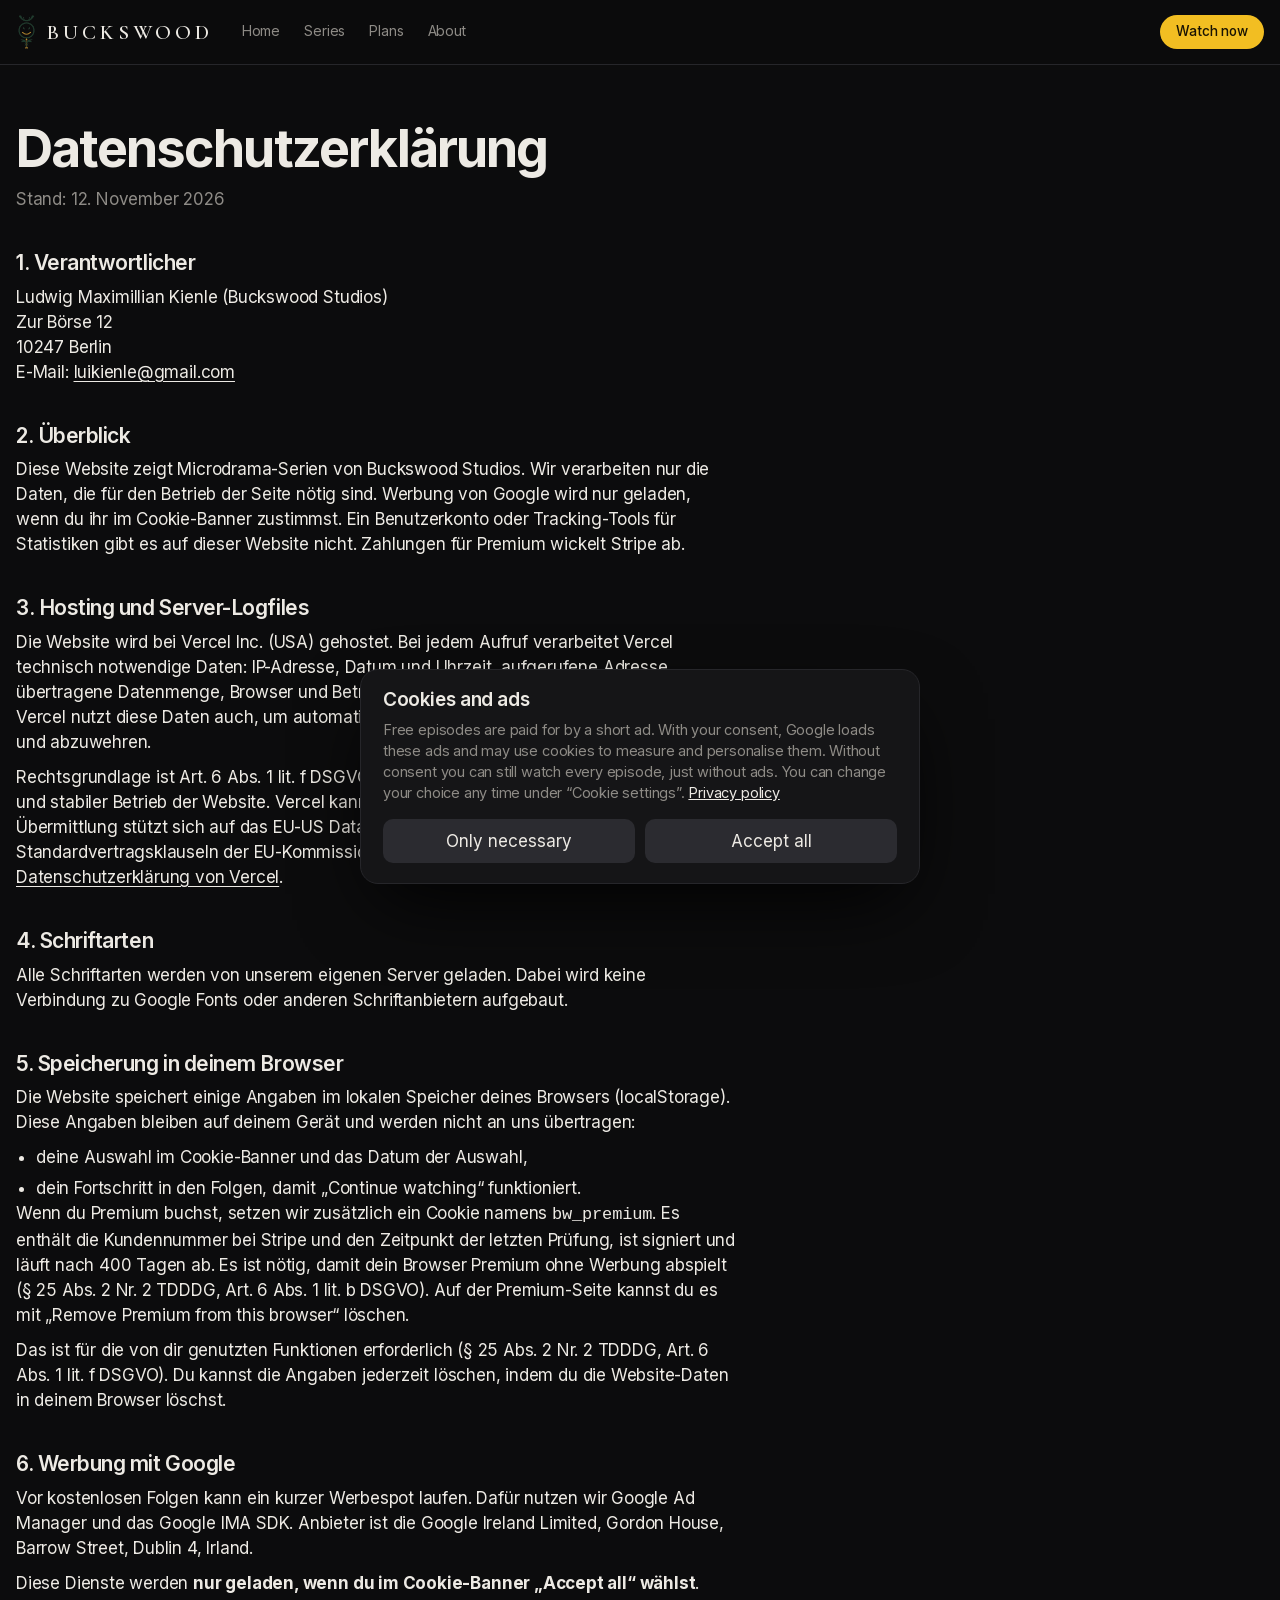
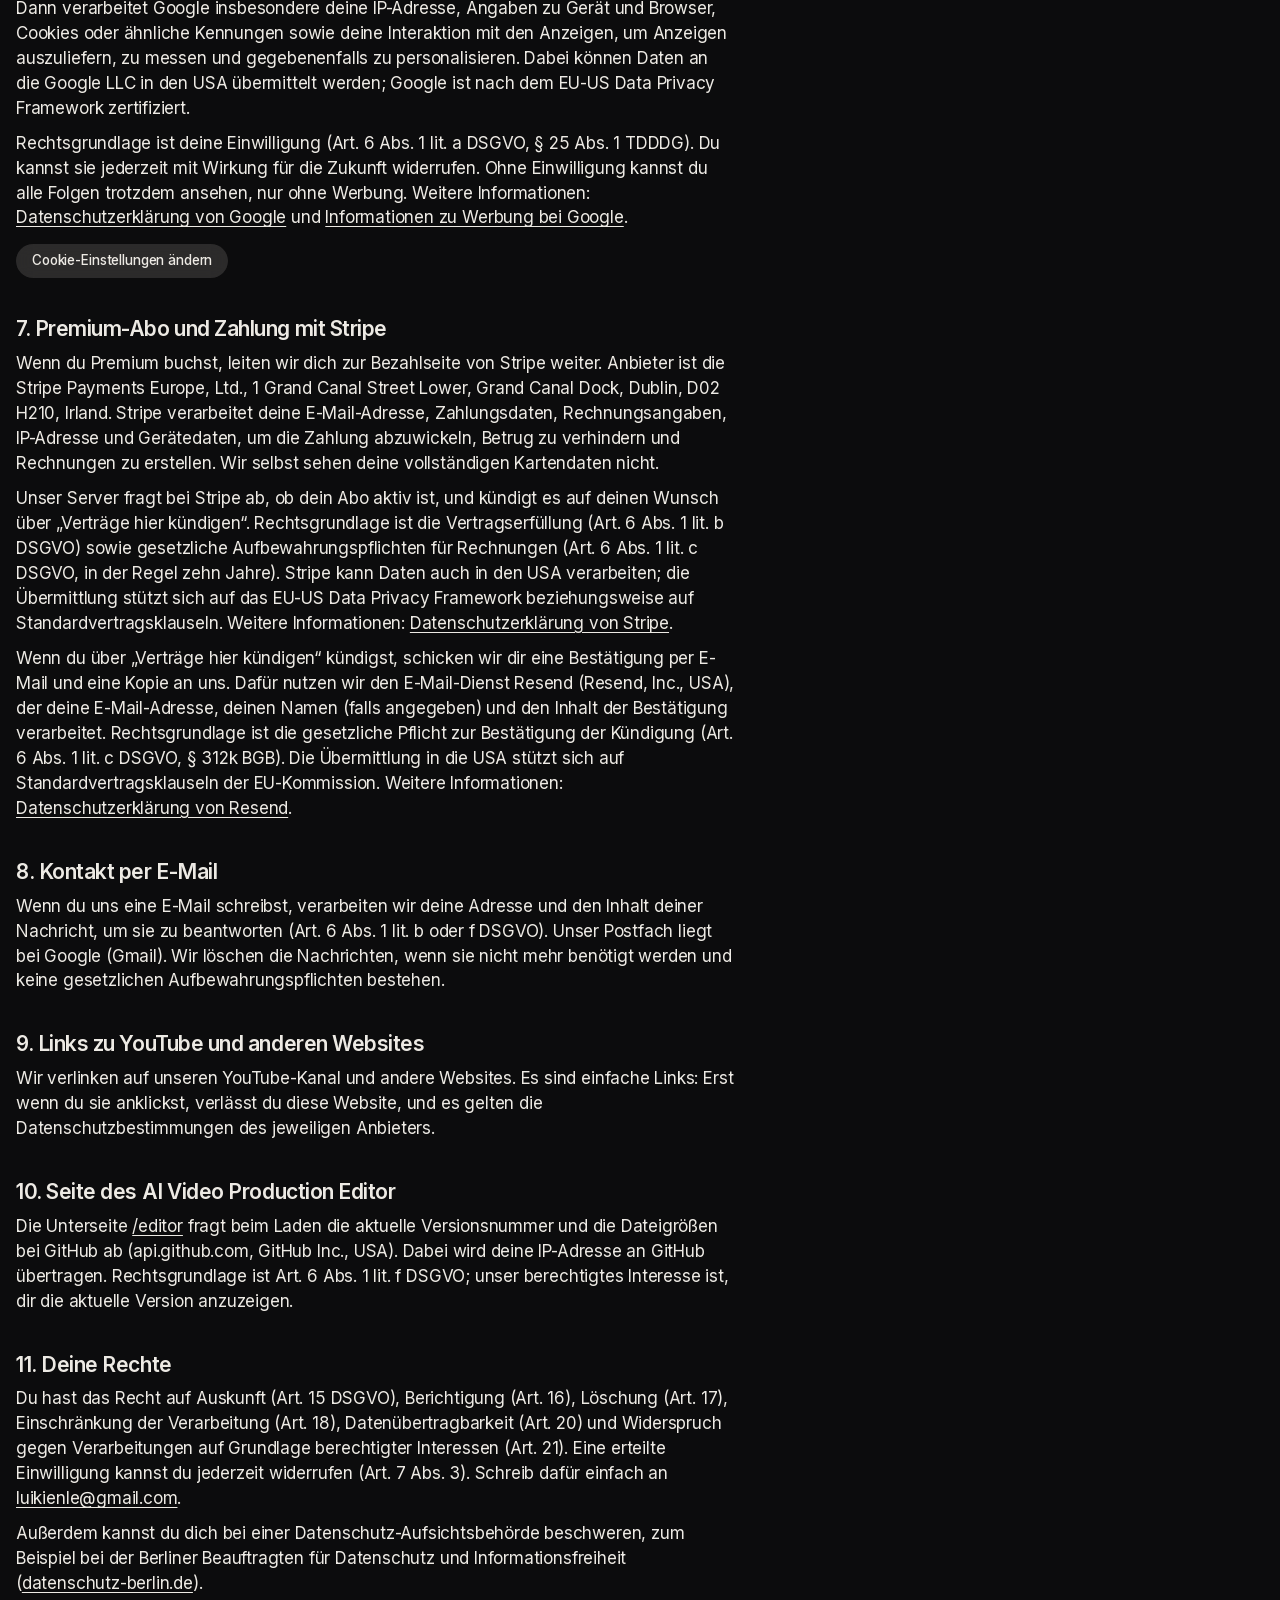
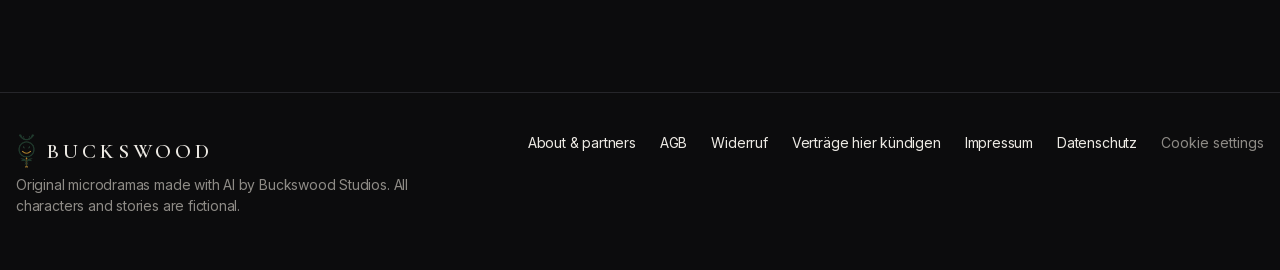
<file: datenschutz.html>
<!doctype html>
<html lang="de">
<head>
<meta charset="utf-8">
<meta name="viewport" content="width=device-width, initial-scale=1, viewport-fit=cover">
<meta name="google-adsense-account" content="ca-pub-2272299323344536">
<title>Datenschutz – Buckswood Studios</title>
<meta name="robots" content="noindex">
<meta name="theme-color" content="#0C0C0D">
<link rel="canonical" href="https://www.buckswood.art/datenschutz">
<link rel="icon" type="image/png" href="assets/mark.png">
<link rel="stylesheet" href="/assets/fonts/fonts.css">
<link rel="stylesheet" href="/assets/consent.css">
<link rel="stylesheet" href="assets/platform.css">
<style>
.legal{max-width:720px;padding-block:56px 24px}
.legal h1{font-size:clamp(36px,5vw,52px);font-weight:700;letter-spacing:-.035em}
.legal .stand{color:var(--ash);margin:10px 0 0}
.legal h2{font-size:21px;font-weight:600;margin:40px 0 10px}
.legal h3{font-size:17px;font-weight:600;margin:22px 0 6px}
.legal p,.legal li{color:var(--paper)}
.legal p{margin:0}
.legal p+p{margin-top:10px}
.legal ul{margin:10px 0 0;padding-left:20px;display:grid;gap:6px}
.legal a{color:var(--paper);text-underline-offset:3px}
.legal a:hover{color:var(--bucket)}
.legal .settings{margin-top:14px}
</style>
</head>
<body>

<header class="top">
  <div class="shell">
    <a class="brand" href="/"><img src="assets/mark.png" alt=""><span>BUCKSWOOD</span></a>
    <nav class="tabs" aria-label="Main">
      <a href="/">Home</a>
      <a href="/#all">Series</a>
      <a href="/#plans">Plans</a>
      <a href="about">About</a>
    </nav>
    <div class="end"><a class="btn btn-spot btn-sm" href="watch">Watch now</a></div>
  </div>
</header>

<main class="shell">
  <article class="legal">
    <h1>Datenschutzerklärung</h1>
    <p class="stand">Stand: 12. November 2026</p>

    <h2>1. Verantwortlicher</h2>
    <p>Ludwig Maximillian Kienle (Buckswood Studios)<br>Zur Börse 12<br>10247 Berlin<br>E-Mail: <a href="mailto:luikienle@gmail.com">luikienle@gmail.com</a></p>

    <h2>2. Überblick</h2>
    <p>Diese Website zeigt Microdrama-Serien von Buckswood Studios. Wir verarbeiten nur die Daten, die für den Betrieb der Seite nötig sind. Werbung von Google wird nur geladen, wenn du ihr im Cookie-Banner zustimmst. Ein Benutzerkonto oder Tracking-Tools für Statistiken gibt es auf dieser Website nicht. Zahlungen für Premium wickelt Stripe ab.</p>

    <h2>3. Hosting und Server-Logfiles</h2>
    <p>Die Website wird bei Vercel Inc. (USA) gehostet. Bei jedem Aufruf verarbeitet Vercel technisch notwendige Daten: IP-Adresse, Datum und Uhrzeit, aufgerufene Adresse, übertragene Datenmenge, Browser und Betriebssystem sowie die zuvor besuchte Seite. Vercel nutzt diese Daten auch, um automatisierte Angriffe und Missbrauch zu erkennen und abzuwehren.</p>
    <p>Rechtsgrundlage ist Art. 6 Abs. 1 lit. f DSGVO. Unser berechtigtes Interesse ist ein sicherer und stabiler Betrieb der Website. Vercel kann Daten in den USA verarbeiten; die Übermittlung stützt sich auf das EU-US Data Privacy Framework beziehungsweise auf Standardvertragsklauseln der EU-Kommission. Weitere Informationen: <a href="https://vercel.com/legal/privacy-policy">Datenschutzerklärung von Vercel</a>.</p>

    <h2>4. Schriftarten</h2>
    <p>Alle Schriftarten werden von unserem eigenen Server geladen. Dabei wird keine Verbindung zu Google Fonts oder anderen Schriftanbietern aufgebaut.</p>

    <h2>5. Speicherung in deinem Browser</h2>
    <p>Die Website speichert einige Angaben im lokalen Speicher deines Browsers (localStorage). Diese Angaben bleiben auf deinem Gerät und werden nicht an uns übertragen:</p>
    <ul>
      <li>deine Auswahl im Cookie-Banner und das Datum der Auswahl,</li>
      <li>dein Fortschritt in den Folgen, damit „Continue watching“ funktioniert.</li>
    </ul>
    <p>Wenn du Premium buchst, setzen wir zusätzlich ein Cookie namens <code>bw_premium</code>. Es enthält die Kundennummer bei Stripe und den Zeitpunkt der letzten Prüfung, ist signiert und läuft nach 400 Tagen ab. Es ist nötig, damit dein Browser Premium ohne Werbung abspielt (§ 25 Abs. 2 Nr. 2 TDDDG, Art. 6 Abs. 1 lit. b DSGVO). Auf der Premium-Seite kannst du es mit „Remove Premium from this browser“ löschen.</p>
    <p>Das ist für die von dir genutzten Funktionen erforderlich (§ 25 Abs. 2 Nr. 2 TDDDG, Art. 6 Abs. 1 lit. f DSGVO). Du kannst die Angaben jederzeit löschen, indem du die Website-Daten in deinem Browser löschst.</p>

    <h2 id="werbung">6. Werbung mit Google</h2>
    <p>Vor kostenlosen Folgen kann ein kurzer Werbespot laufen. Dafür nutzen wir Google Ad Manager und das Google IMA SDK. Anbieter ist die Google Ireland Limited, Gordon House, Barrow Street, Dublin 4, Irland.</p>
    <p>Diese Dienste werden <strong>nur geladen, wenn du im Cookie-Banner „Accept all“ wählst</strong>. Dann verarbeitet Google insbesondere deine IP-Adresse, Angaben zu Gerät und Browser, Cookies oder ähnliche Kennungen sowie deine Interaktion mit den Anzeigen, um Anzeigen auszuliefern, zu messen und gegebenenfalls zu personalisieren. Dabei können Daten an die Google LLC in den USA übermittelt werden; Google ist nach dem EU-US Data Privacy Framework zertifiziert.</p>
    <p>Rechtsgrundlage ist deine Einwilligung (Art. 6 Abs. 1 lit. a DSGVO, § 25 Abs. 1 TDDDG). Du kannst sie jederzeit mit Wirkung für die Zukunft widerrufen. Ohne Einwilligung kannst du alle Folgen trotzdem ansehen, nur ohne Werbung. Weitere Informationen: <a href="https://policies.google.com/privacy">Datenschutzerklärung von Google</a> und <a href="https://policies.google.com/technologies/ads">Informationen zu Werbung bei Google</a>.</p>
    <p class="settings"><button type="button" class="btn btn-sm" data-consent>Cookie-Einstellungen ändern</button></p>

    <h2>7. Premium-Abo und Zahlung mit Stripe</h2>
    <p>Wenn du Premium buchst, leiten wir dich zur Bezahlseite von Stripe weiter. Anbieter ist die Stripe Payments Europe, Ltd., 1 Grand Canal Street Lower, Grand Canal Dock, Dublin, D02 H210, Irland. Stripe verarbeitet deine E-Mail-Adresse, Zahlungsdaten, Rechnungsangaben, IP-Adresse und Gerätedaten, um die Zahlung abzuwickeln, Betrug zu verhindern und Rechnungen zu erstellen. Wir selbst sehen deine vollständigen Kartendaten nicht.</p>
    <p>Unser Server fragt bei Stripe ab, ob dein Abo aktiv ist, und kündigt es auf deinen Wunsch über „Verträge hier kündigen“. Rechtsgrundlage ist die Vertragserfüllung (Art. 6 Abs. 1 lit. b DSGVO) sowie gesetzliche Aufbewahrungspflichten für Rechnungen (Art. 6 Abs. 1 lit. c DSGVO, in der Regel zehn Jahre). Stripe kann Daten auch in den USA verarbeiten; die Übermittlung stützt sich auf das EU-US Data Privacy Framework beziehungsweise auf Standardvertragsklauseln. Weitere Informationen: <a href="https://stripe.com/de/privacy">Datenschutzerklärung von Stripe</a>.</p>
    <p>Wenn du über „Verträge hier kündigen“ kündigst, schicken wir dir eine Bestätigung per E-Mail und eine Kopie an uns. Dafür nutzen wir den E-Mail-Dienst Resend (Resend, Inc., USA), der deine E-Mail-Adresse, deinen Namen (falls angegeben) und den Inhalt der Bestätigung verarbeitet. Rechtsgrundlage ist die gesetzliche Pflicht zur Bestätigung der Kündigung (Art. 6 Abs. 1 lit. c DSGVO, § 312k BGB). Die Übermittlung in die USA stützt sich auf Standardvertragsklauseln der EU-Kommission. Weitere Informationen: <a href="https://resend.com/legal/privacy-policy">Datenschutzerklärung von Resend</a>.</p>

    <h2>8. Kontakt per E-Mail</h2>
    <p>Wenn du uns eine E-Mail schreibst, verarbeiten wir deine Adresse und den Inhalt deiner Nachricht, um sie zu beantworten (Art. 6 Abs. 1 lit. b oder f DSGVO). Unser Postfach liegt bei Google (Gmail). Wir löschen die Nachrichten, wenn sie nicht mehr benötigt werden und keine gesetzlichen Aufbewahrungspflichten bestehen.</p>

    <h2>9. Links zu YouTube und anderen Websites</h2>
    <p>Wir verlinken auf unseren YouTube-Kanal und andere Websites. Es sind einfache Links: Erst wenn du sie anklickst, verlässt du diese Website, und es gelten die Datenschutzbestimmungen des jeweiligen Anbieters.</p>

    <h2>10. Seite des AI Video Production Editor</h2>
    <p>Die Unterseite <a href="editor">/editor</a> fragt beim Laden die aktuelle Versionsnummer und die Dateigrößen bei GitHub ab (api.github.com, GitHub Inc., USA). Dabei wird deine IP-Adresse an GitHub übertragen. Rechtsgrundlage ist Art. 6 Abs. 1 lit. f DSGVO; unser berechtigtes Interesse ist, dir die aktuelle Version anzuzeigen.</p>

    <h2>11. Deine Rechte</h2>
    <p>Du hast das Recht auf Auskunft (Art. 15 DSGVO), Berichtigung (Art. 16), Löschung (Art. 17), Einschränkung der Verarbeitung (Art. 18), Datenübertragbarkeit (Art. 20) und Widerspruch gegen Verarbeitungen auf Grundlage berechtigter Interessen (Art. 21). Eine erteilte Einwilligung kannst du jederzeit widerrufen (Art. 7 Abs. 3). Schreib dafür einfach an <a href="mailto:luikienle@gmail.com">luikienle@gmail.com</a>.</p>
    <p>Außerdem kannst du dich bei einer Datenschutz-Aufsichtsbehörde beschweren, zum Beispiel bei der Berliner Beauftragten für Datenschutz und Informationsfreiheit (<a href="https://www.datenschutz-berlin.de">datenschutz-berlin.de</a>).</p>
  </article>
</main>

<footer class="site">
  <div class="shell">
    <div>
      <a class="brand" href="/"><img src="assets/mark.png" alt=""><span>BUCKSWOOD</span></a>
      <p>Original microdramas made with AI by Buckswood Studios. All characters and stories are fictional.</p>
    </div>
    <nav aria-label="Footer">
      <a href="about">About &amp; partners</a>
      <a href="/agb">AGB</a>
      <a href="/widerruf">Widerruf</a>
      <a href="/kuendigen">Verträge hier kündigen</a>
      <a href="impressum">Impressum</a>
      <a href="datenschutz">Datenschutz</a>
      <button type="button" class="linkish" data-consent>Cookie settings</button>
    </nav>
  </div>
</footer>
<script src="/assets/consent.js"></script>
</body>
</html>
</file>
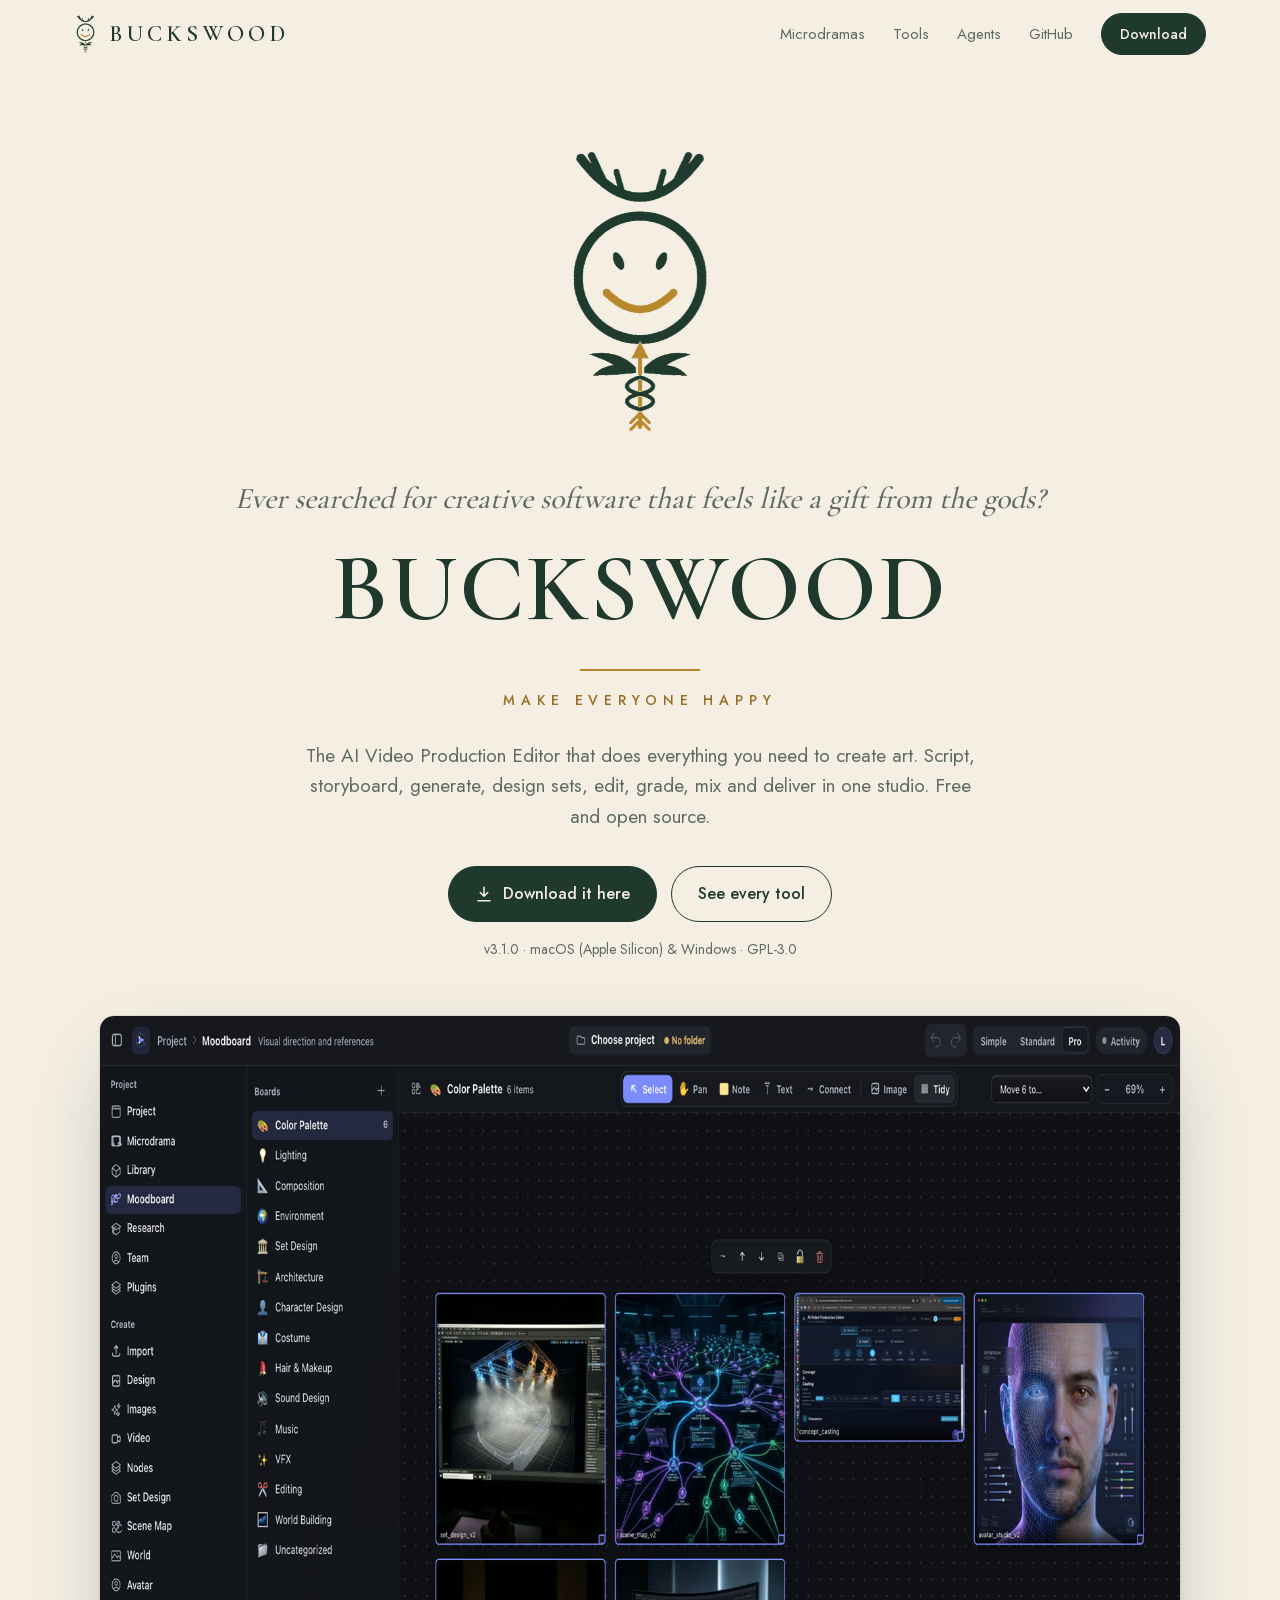
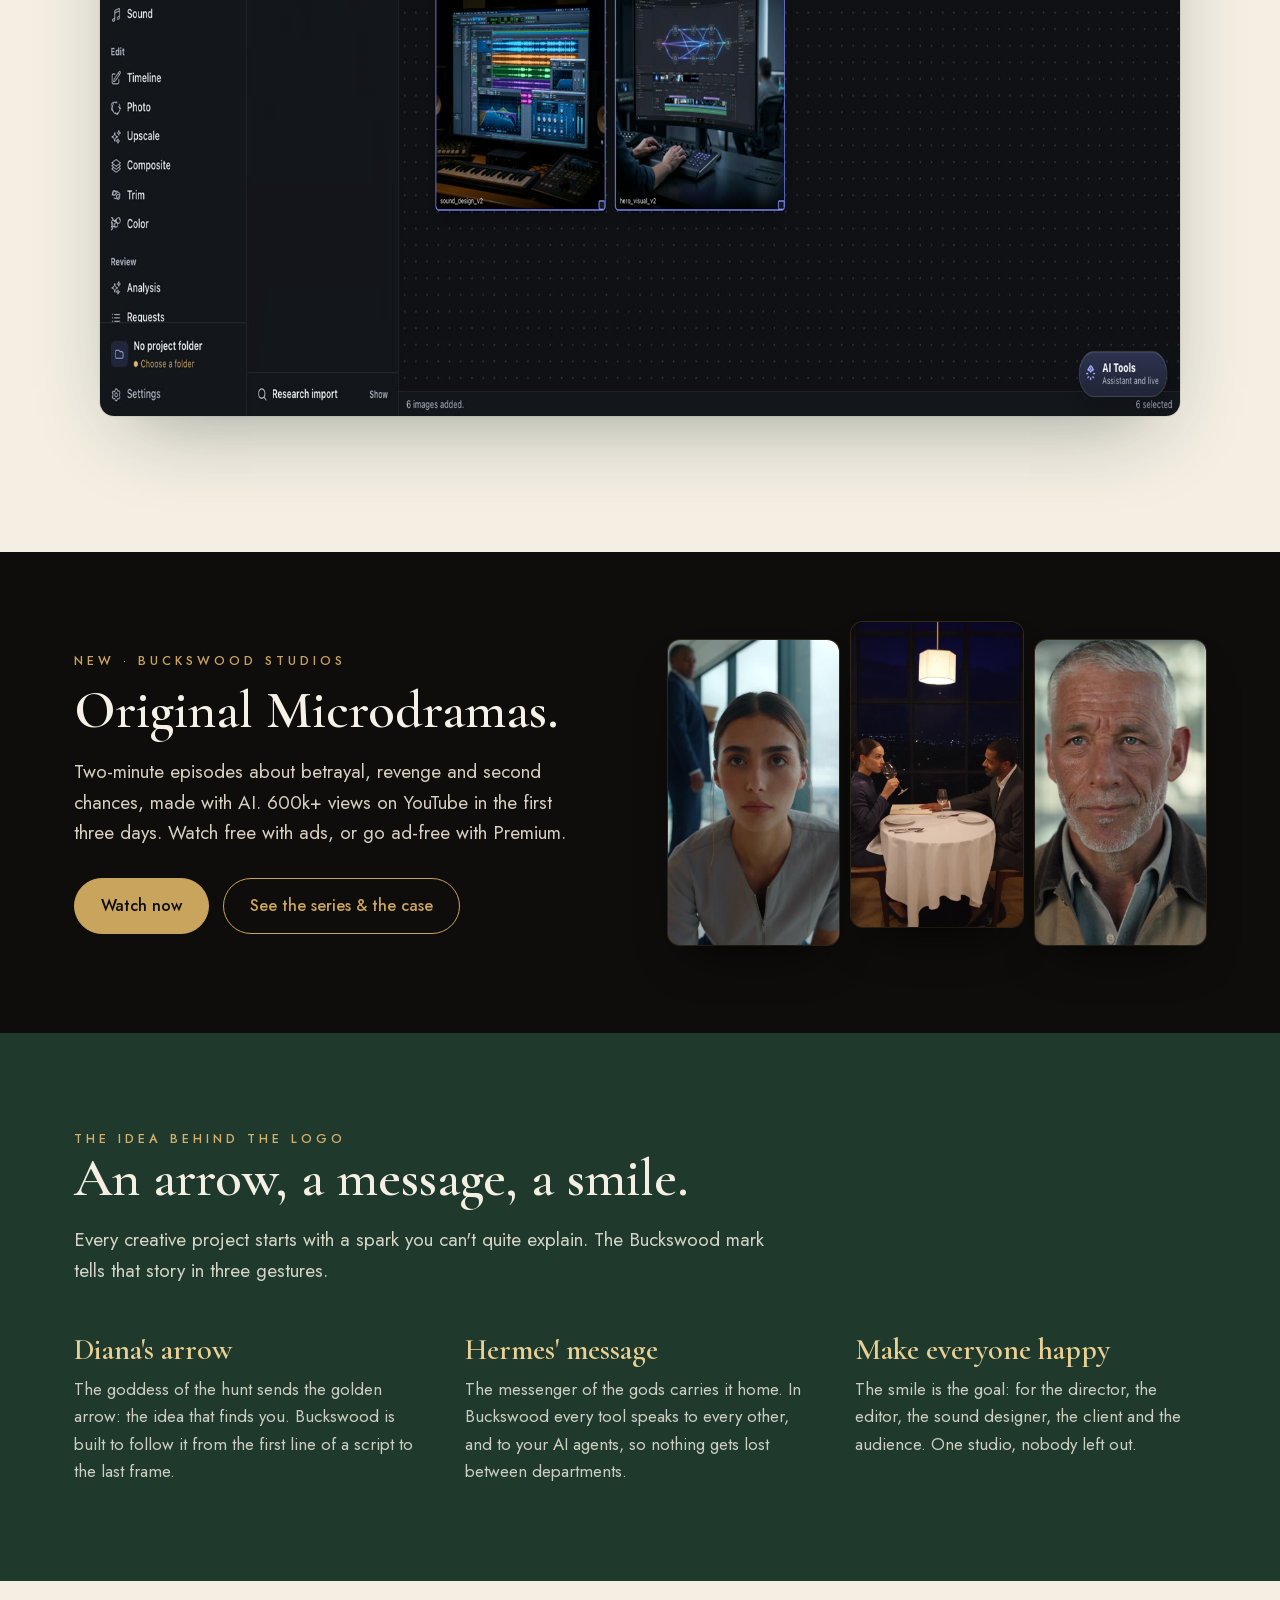
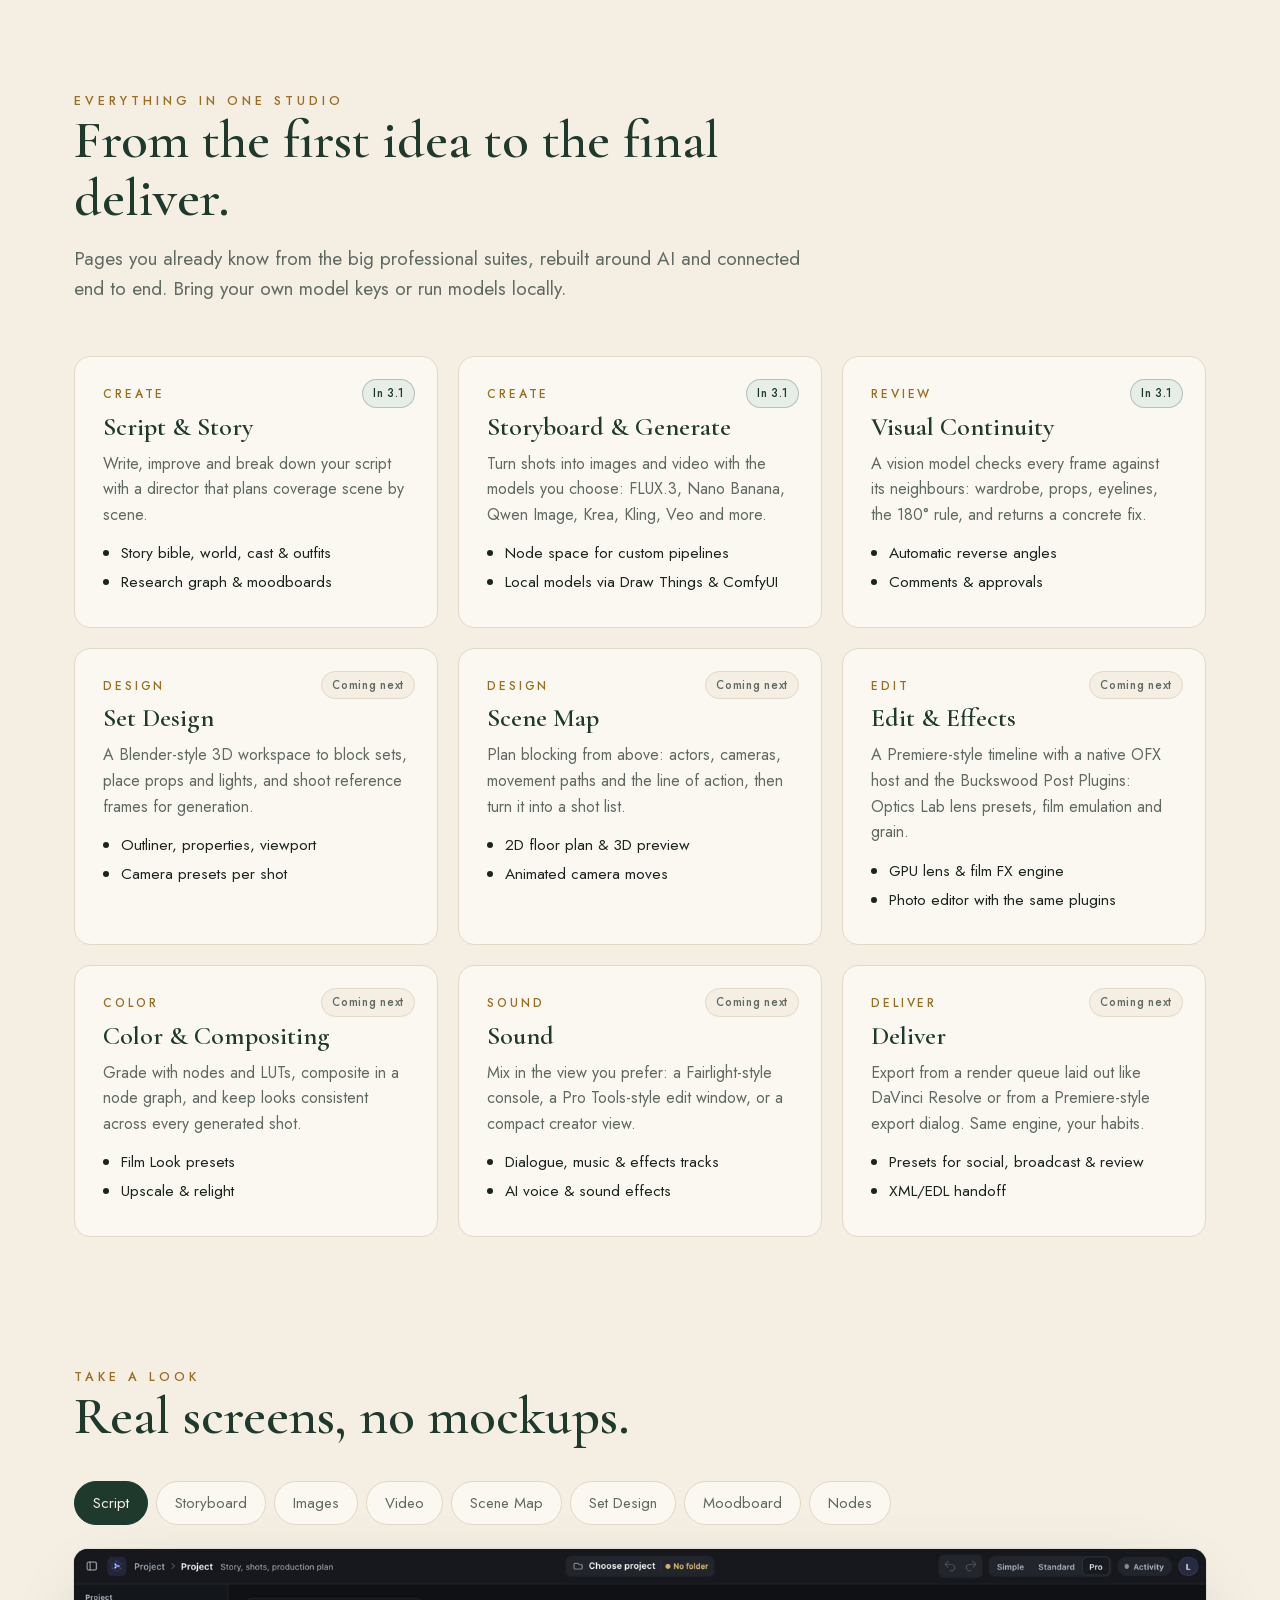
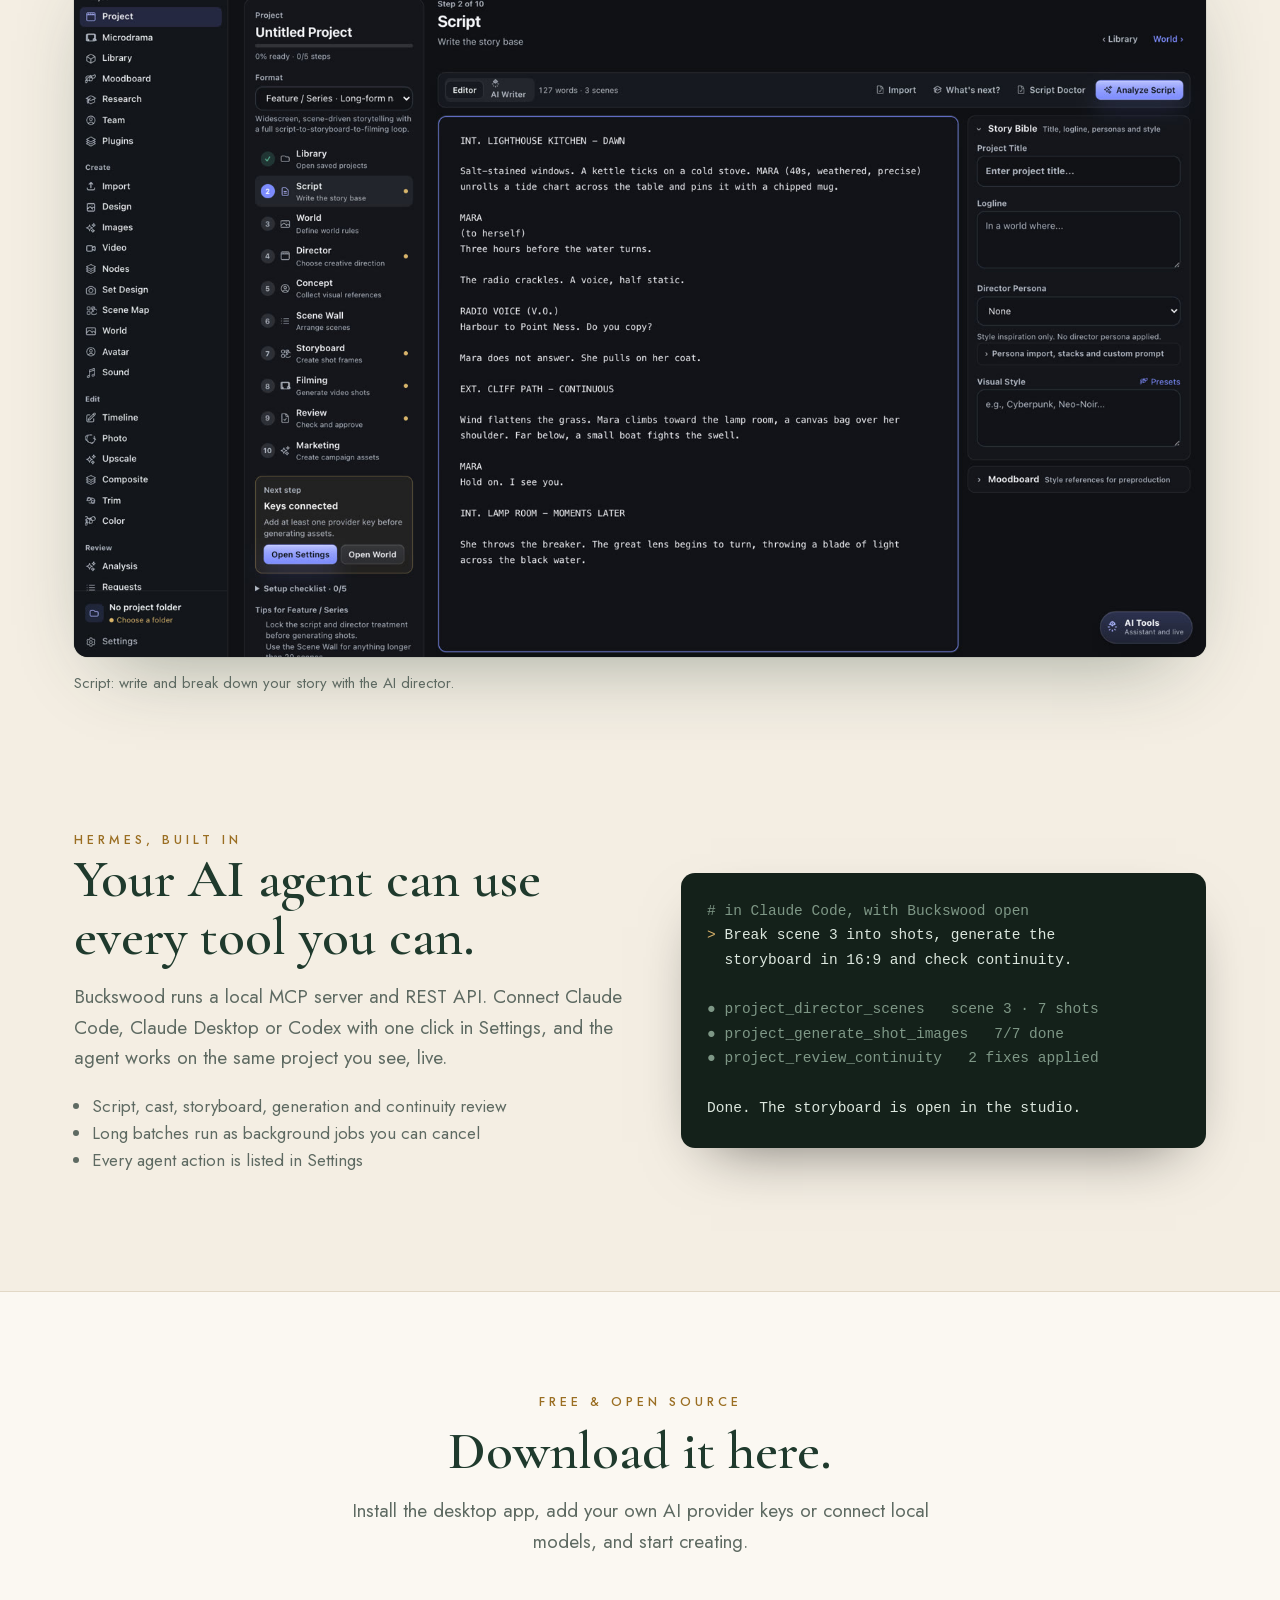
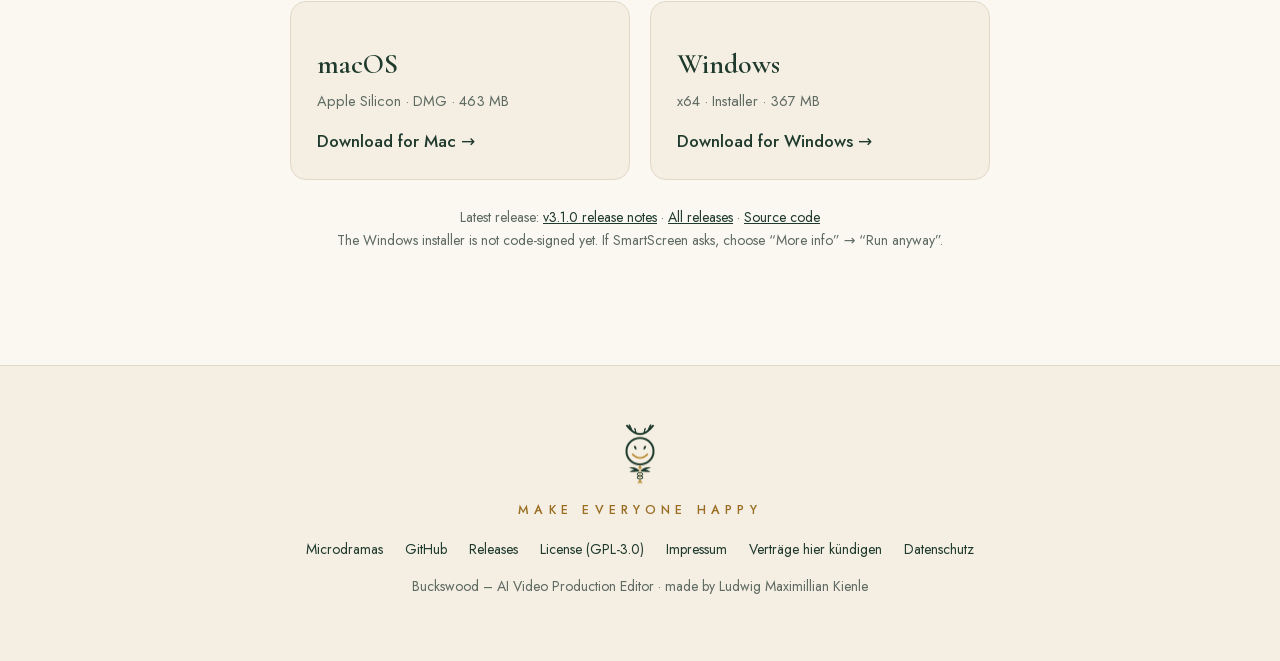
<file: editor.html>
<!doctype html>
<html lang="en">
<head>
<meta charset="utf-8">
<meta name="viewport" content="width=device-width, initial-scale=1">
<meta name="google-adsense-account" content="ca-pub-2272299323344536">
<title>Buckswood – AI Video Production Editor</title>
<meta name="description" content="Buckswood is a free, open-source creative studio for AI filmmaking: script, storyboard, generate, design sets, edit, grade, mix and deliver. One goal: make everyone happy.">
<meta name="theme-color" content="#1F3A2D">
<meta property="og:type" content="website">
<meta property="og:url" content="https://www.buckswood.art/editor">
<link rel="canonical" href="https://www.buckswood.art/editor">
<meta property="og:title" content="Buckswood – the creative software that makes everyone happy">
<meta property="og:description" content="Ever searched for creative software that feels like a gift from the gods? Free & open source for macOS and Windows.">
<meta property="og:image" content="https://www.buckswood.art/assets/og.jpg">
<meta name="twitter:card" content="summary_large_image">
<link rel="icon" type="image/png" href="assets/mark.png">
<link rel="stylesheet" href="/assets/fonts/fonts.css">
<script type="application/ld+json">
{"@context":"https://schema.org","@type":"SoftwareApplication","name":"Buckswood – AI Video Production Editor","applicationCategory":"MultimediaApplication","operatingSystem":"macOS, Windows","downloadUrl":"https://github.com/LudwigKienle/ai-video-production-editor/releases/latest","codeRepository":"https://github.com/LudwigKienle/ai-video-production-editor","license":"https://www.gnu.org/licenses/gpl-3.0.html","author":{"@type":"Person","name":"Ludwig Maximillian Kienle"},"offers":{"@type":"Offer","price":"0","priceCurrency":"EUR"}}
</script>
<style>
:root{
  --cream:#F4EEE3; --paper:#FBF8F2; --green:#1F3A2D; --green-2:#2C4C3C; --ink:#1B241F;
  --muted:#5E6A62; --gold:#B8862E; --gold-2:#9A6E22; --line:#E2D8C6;
  --serif:"Cormorant Garamond",Georgia,serif; --sans:"Jost",system-ui,sans-serif;
}
*{box-sizing:border-box}
html{scroll-behavior:smooth}
body{margin:0;background:var(--cream);color:var(--ink);font-family:var(--sans);font-size:17px;line-height:1.6;-webkit-font-smoothing:antialiased;overflow-x:hidden}
img{max-width:100%;display:block}
a{color:inherit}
.wrap{max-width:1180px;margin:0 auto;padding:0 24px}
.eyebrow{font-family:var(--sans);font-weight:500;letter-spacing:.32em;text-transform:uppercase;font-size:12.5px;color:var(--gold-2)}
h1,h2,h3{font-family:var(--serif);font-weight:600;color:var(--green);line-height:1.08;margin:0}
h2{font-size:clamp(34px,4.6vw,54px)}
h3{font-size:26px}

/* nav */
nav{position:sticky;top:0;z-index:20;background:rgba(244,238,227,.86);backdrop-filter:saturate(1.2) blur(10px);border-bottom:1px solid transparent;transition:border-color .2s}
nav.scrolled{border-bottom-color:var(--line)}
nav .wrap{display:flex;align-items:center;justify-content:space-between;height:68px}
.brand{display:flex;align-items:center;gap:12px;text-decoration:none}
.brand img{height:40px;width:auto}
.brand span{font-family:var(--serif);font-weight:600;font-size:23px;letter-spacing:.2em;color:var(--green)}
.navlinks{display:flex;gap:28px;align-items:center;font-size:15px}
.navlinks a{text-decoration:none;color:var(--muted)}
.navlinks a:hover{color:var(--green)}
.navlinks a.btn-primary{color:var(--cream)}
.btn{display:inline-flex;align-items:center;gap:10px;border-radius:999px;padding:14px 26px;font-weight:500;font-size:16px;text-decoration:none;border:1.5px solid var(--green);transition:transform .15s,background .15s,color .15s}
.btn:hover{transform:translateY(-1px)}
.btn-primary{background:var(--green);color:var(--cream)}
.btn-primary:hover{background:var(--green-2)}
.btn-ghost{color:var(--green)}
.btn-ghost:hover{background:var(--green);color:var(--cream)}
.btn-sm{padding:9px 18px;font-size:14px}
.btn svg{width:18px;height:18px}

/* hero */
.hero{text-align:center;padding:72px 0 40px;position:relative}
.hero .mark{height:min(300px,38vh);width:auto;margin:0 auto 34px;opacity:0;animation:rise 1.1s cubic-bezier(.2,.7,.2,1) .1s forwards}
.hero .q{font-family:var(--serif);font-style:italic;font-weight:500;font-size:clamp(22px,2.6vw,30px);color:var(--muted);margin:0 0 14px;opacity:0;animation:rise 1s ease .55s forwards}
.hero h1{font-size:clamp(38px,10.5vw,96px);letter-spacing:.02em;opacity:0;animation:rise 1s ease .8s forwards}
.hero .rule{width:120px;height:2px;background:var(--gold);margin:28px auto 18px;opacity:0;animation:grow .8s ease 1.2s forwards}
.hero .claim{letter-spacing:.42em;font-weight:500;color:var(--gold-2);font-size:14px;opacity:0;animation:rise .8s ease 1.3s forwards}
.hero .lede{max-width:680px;margin:30px auto 0;color:var(--muted);font-size:19px;opacity:0;animation:rise .8s ease 1.45s forwards}
.cta{display:flex;flex-wrap:wrap;gap:14px;justify-content:center;margin-top:34px;opacity:0;animation:rise .8s ease 1.6s forwards}
.meta{margin-top:16px;font-size:14px;color:var(--muted);opacity:0;animation:rise .8s ease 1.7s forwards}
@keyframes rise{from{opacity:0;transform:translateY(14px)}to{opacity:1;transform:none}}
@keyframes grow{from{opacity:0;transform:scaleX(0)}to{opacity:1;transform:none}}
@media (prefers-reduced-motion:reduce){*{animation:none!important;opacity:1!important;transition:none!important}}

.shot{margin:56px auto 0;max-width:1080px;border-radius:14px;overflow:hidden;box-shadow:0 30px 80px -30px rgba(31,58,45,.45),0 0 0 1px rgba(31,58,45,.08)}

/* microdramas teaser */
.dramas{background:#0E0D0B;color:#D8CFC0;padding:88px 0;margin-top:96px}
.dramas .wrap{display:grid;grid-template-columns:1fr 1fr;gap:56px;align-items:center}
.dramas .eyebrow{color:#C9A45C}
.dramas h2{color:#F6F1E7;margin-top:10px}
.dramas p{font-size:19px;margin:18px 0 0;max-width:520px}
.cta-row{display:flex;flex-wrap:wrap;gap:14px;margin-top:30px}
.btn-gold{background:#C9A45C;border-color:#C9A45C;color:#0E0D0B}
.btn-gold:hover{background:#D8B66E}
.btn-line{border-color:#C9A45C;color:#C9A45C}
.btn-line:hover{background:#C9A45C;color:#0E0D0B}
.posters{display:grid;grid-template-columns:repeat(3,1fr);gap:12px}
.posters img{width:100%;height:auto;aspect-ratio:9/16;object-fit:cover;border-radius:12px;box-shadow:0 24px 50px -24px rgba(0,0,0,.9),0 0 0 1px rgba(201,164,92,.2);transition:transform .3s}
.posters img:nth-child(2){transform:translateY(-18px)}
.posters:hover img{transform:translateY(-4px)}
.posters:hover img:nth-child(2){transform:translateY(-22px)}

/* myth */
.myth{background:var(--green);color:var(--cream);padding:96px 0}
.myth h2{color:var(--cream)}
.myth .eyebrow{color:#D6B06A}
.myth-grid{display:grid;grid-template-columns:repeat(3,1fr);gap:40px;margin-top:48px}
.myth-grid h3{color:#E9CF94;font-size:30px;margin-bottom:10px}
.myth-grid p{color:rgba(244,238,227,.82);margin:0}
.myth-intro{max-width:720px;color:rgba(244,238,227,.85);font-size:19px;margin-top:18px}

/* tools */
section{scroll-margin-top:80px}
.tools{padding:110px 0 40px}
.sec-head{max-width:760px}
.sec-head p{color:var(--muted);font-size:19px;margin:16px 0 0}
.grid{display:grid;grid-template-columns:repeat(3,1fr);gap:20px;margin-top:52px}
.card{background:var(--paper);border:1px solid var(--line);border-radius:16px;padding:28px;position:relative;transition:transform .2s,box-shadow .2s}
.card:hover{transform:translateY(-3px);box-shadow:0 18px 40px -24px rgba(31,58,45,.4)}
.card .stage{font-size:12px;letter-spacing:.24em;text-transform:uppercase;color:var(--gold-2);font-weight:500}
.card h3{margin:8px 0 10px}
.card p{margin:0;color:var(--muted);font-size:16px}
.card ul{margin:14px 0 0;padding-left:18px;color:var(--ink);font-size:15.5px}
.card li{margin:4px 0}
.chip{position:absolute;top:22px;right:22px;font-size:11.5px;font-weight:500;letter-spacing:.06em;padding:4px 10px;border-radius:999px;border:1px solid var(--line);color:var(--muted);background:var(--cream)}
.chip.live{border-color:rgba(31,58,45,.25);color:var(--green);background:#E6EEE7}

/* gallery */
.gallery{padding:90px 0 20px}
.tabs{display:flex;flex-wrap:wrap;gap:8px;margin-top:36px}
.tab{font:inherit;font-size:15px;padding:9px 18px;border-radius:999px;border:1px solid var(--line);background:var(--paper);color:var(--muted);cursor:pointer}
.tab[aria-selected=true]{background:var(--green);border-color:var(--green);color:var(--cream)}
.viewer{margin-top:24px;border-radius:14px;overflow:hidden;box-shadow:0 30px 80px -34px rgba(31,58,45,.45),0 0 0 1px rgba(31,58,45,.08);background:#111;aspect-ratio:16/10}
.viewer img{width:100%;height:100%;object-fit:cover;transition:opacity .25s}
.caption{margin-top:14px;color:var(--muted);font-size:15px}

/* agents */
.agents{padding:100px 0}
.agents .wrap{display:grid;grid-template-columns:1.05fr 1fr;gap:56px;align-items:center}
.term{background:#14211A;color:#DCE7DE;border-radius:14px;padding:26px 26px 28px;font:14.5px/1.7 ui-monospace,SFMono-Regular,Menlo,monospace;box-shadow:0 24px 60px -30px rgba(0,0,0,.6);overflow-x:auto}
.term .p{color:#D6B06A}
.term .c{color:#7E9786}
.agents ul{padding-left:18px;color:var(--muted)}

/* download */
.download{background:var(--paper);border-top:1px solid var(--line);border-bottom:1px solid var(--line);padding:100px 0;text-align:center}
.download h2{margin-top:10px}
.download .sub{color:var(--muted);font-size:19px;max-width:640px;margin:16px auto 0}
.dl-grid{display:grid;grid-template-columns:repeat(2,minmax(0,340px));gap:20px;justify-content:center;margin-top:44px}
.dl{display:block;text-align:left;text-decoration:none;background:var(--cream);border:1.5px solid var(--line);border-radius:16px;padding:24px 26px;transition:border-color .15s,transform .15s}
.dl:hover{border-color:var(--green);transform:translateY(-2px)}
.dl.recommended{border-color:var(--green);box-shadow:0 0 0 3px rgba(31,58,45,.08)}
.dl .os{font-family:var(--serif);font-size:28px;font-weight:600;color:var(--green)}
.dl .det{color:var(--muted);font-size:14.5px;margin-top:2px}
.dl .go{margin-top:16px;display:inline-flex;align-items:center;gap:8px;color:var(--green);font-weight:500}
.dl .rec{font-size:11.5px;letter-spacing:.2em;text-transform:uppercase;color:var(--gold-2);font-weight:500;height:16px}
.fine{margin-top:26px;font-size:14px;color:var(--muted)}
.fine a{color:var(--green)}

footer{padding:56px 0 64px;text-align:center;color:var(--muted);font-size:14px}
footer img{height:64px;width:auto;margin:0 auto 14px}
footer .claim{letter-spacing:.42em;font-size:12.5px;color:var(--gold-2);font-weight:500;margin-bottom:18px}
footer nav{position:static;background:none;backdrop-filter:none;border:0}
footer .links{display:flex;gap:22px;justify-content:center;flex-wrap:wrap;margin-bottom:14px}
footer .links a{color:var(--green);text-decoration:none}

@media (max-width:900px){
  .grid,.myth-grid{grid-template-columns:1fr 1fr}
  .agents .wrap,.dramas .wrap{grid-template-columns:1fr}
  .dramas .wrap{gap:40px}
}
@media (max-width:640px){
  .wrap{padding:0 16px}
  .navlinks a:not(.btn){display:none}
  .brand span{font-size:17px;letter-spacing:.14em}
  .brand img{height:34px}
  .hero h1{letter-spacing:0}
  .shot{margin-top:40px}
  .grid,.myth-grid,.dl-grid{grid-template-columns:1fr}
  .hero{padding-top:44px}
  .hero .claim{letter-spacing:.28em;font-size:12px}
  .myth,.tools,.agents,.download,.dramas{padding-top:72px;padding-bottom:72px}
  .dramas{margin-top:72px}
}
</style>
</head>
<body>

<nav id="top">
  <div class="wrap">
    <a class="brand" href="/editor"><img src="assets/mark.png" alt=""><span>BUCKSWOOD</span></a>
    <div class="navlinks">
      <a href="/">Microdramas</a>
      <a href="#tools">Tools</a>
      <a href="#agents">Agents</a>
      <a href="https://github.com/LudwigKienle/ai-video-production-editor">GitHub</a>
      <a class="btn btn-primary btn-sm" href="#download">Download</a>
    </div>
  </div>
</nav>

<header class="hero wrap">
  <img class="mark" src="assets/mark.png" alt="Buckswood logo: antlers, a smiling face and a golden arrow">
  <p class="q">Ever searched for creative software that feels like a gift from the gods?</p>
  <h1>BUCKSWOOD</h1>
  <div class="rule"></div>
  <div class="claim">MAKE EVERYONE HAPPY</div>
  <p class="lede">The AI Video Production Editor that does everything you need to create art. Script, storyboard, generate, design sets, edit, grade, mix and deliver in one studio. Free and open source.</p>
  <div class="cta">
    <a class="btn btn-primary" href="#download" data-primary-dl>
      <svg viewBox="0 0 24 24" fill="none" stroke="currentColor" stroke-width="2" stroke-linecap="round" stroke-linejoin="round"><path d="M12 3v12m0 0l-5-5m5 5l5-5M4 21h16"/></svg>
      <span>Download it here</span>
    </a>
    <a class="btn btn-ghost" href="#tools">See every tool</a>
  </div>
  <div class="meta"><span data-version>v3.1.0</span> · macOS (Apple Silicon) &amp; Windows · GPL-3.0</div>
  <div class="shot"><img src="assets/studio-moodboard.jpg" alt="The Buckswood moodboard workspace" width="1600" height="1000"></div>
</header>

<section class="dramas" id="microdramas">
  <div class="wrap">
    <div>
      <div class="eyebrow">New · Buckswood Studios</div>
      <h2>Original Microdramas.</h2>
      <p>Two-minute episodes about betrayal, revenge and second chances, made with AI. 600k+ views on YouTube in the first three days. Watch free with ads, or go ad-free with Premium.</p>
      <div class="cta-row">
        <a class="btn btn-gold" href="watch">Watch now</a>
        <a class="btn btn-line" href="/">See the series &amp; the case</a>
      </div>
    </div>
    <a class="posters" href="/" aria-label="See the microdrama series">
      <img src="assets/microdramas/cleaner1.jpg" alt="The New Cleaner" loading="lazy" width="540" height="960">
      <img src="assets/microdramas/anniv1.jpg" alt="The Anniversary" loading="lazy" width="540" height="960">
      <img src="assets/microdramas/jacket1.jpg" alt="The Worn Jacket" loading="lazy" width="540" height="960">
    </a>
  </div>
</section>

<section class="myth">
  <div class="wrap">
    <div class="eyebrow">The idea behind the logo</div>
    <h2>An arrow, a message, a smile.</h2>
    <p class="myth-intro">Every creative project starts with a spark you can't quite explain. The Buckswood mark tells that story in three gestures.</p>
    <div class="myth-grid">
      <div><h3>Diana's arrow</h3><p>The goddess of the hunt sends the golden arrow: the idea that finds you. Buckswood is built to follow it from the first line of a script to the last frame.</p></div>
      <div><h3>Hermes' message</h3><p>The messenger of the gods carries it home. In Buckswood every tool speaks to every other, and to your AI agents, so nothing gets lost between departments.</p></div>
      <div><h3>Make everyone happy</h3><p>The smile is the goal: for the director, the editor, the sound designer, the client and the audience. One studio, nobody left out.</p></div>
    </div>
  </div>
</section>

<section class="tools" id="tools">
  <div class="wrap">
    <div class="sec-head">
      <div class="eyebrow">Everything in one studio</div>
      <h2>From the first idea to the final deliver.</h2>
      <p>Pages you already know from the big professional suites, rebuilt around AI and connected end to end. Bring your own model keys or run models locally.</p>
    </div>
    <div class="grid">
      <article class="card"><span class="chip live">In 3.1</span>
        <div class="stage">Create</div><h3>Script &amp; Story</h3>
        <p>Write, improve and break down your script with a director that plans coverage scene by scene.</p>
        <ul><li>Story bible, world, cast &amp; outfits</li><li>Research graph &amp; moodboards</li></ul></article>
      <article class="card"><span class="chip live">In 3.1</span>
        <div class="stage">Create</div><h3>Storyboard &amp; Generate</h3>
        <p>Turn shots into images and video with the models you choose: FLUX.3, Nano Banana, Qwen Image, Krea, Kling, Veo and more.</p>
        <ul><li>Node space for custom pipelines</li><li>Local models via Draw Things &amp; ComfyUI</li></ul></article>
      <article class="card"><span class="chip live">In 3.1</span>
        <div class="stage">Review</div><h3>Visual Continuity</h3>
        <p>A vision model checks every frame against its neighbours: wardrobe, props, eyelines, the 180° rule, and returns a concrete fix.</p>
        <ul><li>Automatic reverse angles</li><li>Comments &amp; approvals</li></ul></article>
      <article class="card"><span class="chip">Coming next</span>
        <div class="stage">Design</div><h3>Set Design</h3>
        <p>A Blender-style 3D workspace to block sets, place props and lights, and shoot reference frames for generation.</p>
        <ul><li>Outliner, properties, viewport</li><li>Camera presets per shot</li></ul></article>
      <article class="card"><span class="chip">Coming next</span>
        <div class="stage">Design</div><h3>Scene Map</h3>
        <p>Plan blocking from above: actors, cameras, movement paths and the line of action, then turn it into a shot list.</p>
        <ul><li>2D floor plan &amp; 3D preview</li><li>Animated camera moves</li></ul></article>
      <article class="card"><span class="chip">Coming next</span>
        <div class="stage">Edit</div><h3>Edit &amp; Effects</h3>
        <p>A Premiere-style timeline with a native OFX host and the Buckswood Post Plugins: Optics Lab lens presets, film emulation and grain.</p>
        <ul><li>GPU lens &amp; film FX engine</li><li>Photo editor with the same plugins</li></ul></article>
      <article class="card"><span class="chip">Coming next</span>
        <div class="stage">Color</div><h3>Color &amp; Compositing</h3>
        <p>Grade with nodes and LUTs, composite in a node graph, and keep looks consistent across every generated shot.</p>
        <ul><li>Film Look presets</li><li>Upscale &amp; relight</li></ul></article>
      <article class="card"><span class="chip">Coming next</span>
        <div class="stage">Sound</div><h3>Sound</h3>
        <p>Mix in the view you prefer: a Fairlight-style console, a Pro Tools-style edit window, or a compact creator view.</p>
        <ul><li>Dialogue, music &amp; effects tracks</li><li>AI voice &amp; sound effects</li></ul></article>
      <article class="card"><span class="chip">Coming next</span>
        <div class="stage">Deliver</div><h3>Deliver</h3>
        <p>Export from a render queue laid out like DaVinci Resolve or from a Premiere-style export dialog. Same engine, your habits.</p>
        <ul><li>Presets for social, broadcast &amp; review</li><li>XML/EDL handoff</li></ul></article>
    </div>
  </div>
</section>

<section class="gallery">
  <div class="wrap">
    <div class="sec-head">
      <div class="eyebrow">Take a look</div>
      <h2>Real screens, no mockups.</h2>
    </div>
    <div class="tabs" role="tablist">
      <button class="tab" role="tab" aria-selected="true" data-img="studio-script" data-cap="Script: write and break down your story with the AI director.">Script</button>
      <button class="tab" role="tab" aria-selected="false" data-img="studio-storyboard" data-cap="Storyboard: every shot with its prompt, references and status.">Storyboard</button>
      <button class="tab" role="tab" aria-selected="false" data-img="studio-image-gen" data-cap="Image generation with your choice of model.">Images</button>
      <button class="tab" role="tab" aria-selected="false" data-img="studio-video-gen" data-cap="Video generation from storyboard frames.">Video</button>
      <button class="tab" role="tab" aria-selected="false" data-img="studio-scene-map-3d" data-cap="Scene Map: blocking, cameras and movement in 3D.">Scene Map</button>
      <button class="tab" role="tab" aria-selected="false" data-img="studio-set-design" data-cap="Set Design: build the location before you generate it.">Set Design</button>
      <button class="tab" role="tab" aria-selected="false" data-img="studio-moodboard" data-cap="Moodboard: collect and research the look.">Moodboard</button>
      <button class="tab" role="tab" aria-selected="false" data-img="studio-node-space-text-to-image" data-cap="Node space: build your own generation pipelines.">Nodes</button>
    </div>
    <div class="viewer"><img id="viewer" src="assets/studio-script.jpg" alt="Buckswood screen" width="1600" height="1000"></div>
    <p class="caption" id="caption">Script: write and break down your story with the AI director.</p>
  </div>
</section>

<section class="agents" id="agents">
  <div class="wrap">
    <div>
      <div class="eyebrow">Hermes, built in</div>
      <h2>Your AI agent can use every tool you can.</h2>
      <p class="sec-head" style="color:var(--muted);font-size:19px;margin-top:16px">Buckswood runs a local MCP server and REST API. Connect Claude Code, Claude Desktop or Codex with one click in Settings, and the agent works on the same project you see, live.</p>
      <ul>
        <li>Script, cast, storyboard, generation and continuity review</li>
        <li>Long batches run as background jobs you can cancel</li>
        <li>Every agent action is listed in Settings</li>
      </ul>
    </div>
    <pre class="term"><span class="c"># in Claude Code, with Buckswood open</span>
<span class="p">&gt;</span> Break scene 3 into shots, generate the
  storyboard in 16:9 and check continuity.

<span class="c">● project_director_scenes   scene 3 · 7 shots</span>
<span class="c">● project_generate_shot_images   7/7 done</span>
<span class="c">● project_review_continuity   2 fixes applied</span>

Done. The storyboard is open in the studio.</pre>
  </div>
</section>

<section class="download" id="download">
  <div class="wrap">
    <div class="eyebrow">Free &amp; open source</div>
    <h2>Download it here.</h2>
    <p class="sub">Install the desktop app, add your own AI provider keys or connect local models, and start creating.</p>
    <div class="dl-grid">
      <a class="dl" id="dl-mac" href="https://github.com/LudwigKienle/ai-video-production-editor/releases/latest/download/AI-Video-Production-Editor-macOS-arm64.dmg">
        <div class="rec"></div>
        <div class="os">macOS</div>
        <div class="det">Apple Silicon · DMG · <span data-size="mac">463 MB</span></div>
        <div class="go">Download for Mac →</div>
      </a>
      <a class="dl" id="dl-win" href="https://github.com/LudwigKienle/ai-video-production-editor/releases/latest/download/AI-Video-Production-Editor-Setup-Windows-x64.exe">
        <div class="rec"></div>
        <div class="os">Windows</div>
        <div class="det">x64 · Installer · <span data-size="win">367 MB</span></div>
        <div class="go">Download for Windows →</div>
      </a>
    </div>
    <p class="fine">Latest release: <a data-release-link href="https://github.com/LudwigKienle/ai-video-production-editor/releases/latest"><span data-version>v3.1.0</span> release notes</a> · <a href="https://github.com/LudwigKienle/ai-video-production-editor/releases">All releases</a> · <a href="https://github.com/LudwigKienle/ai-video-production-editor">Source code</a><br>
    The Windows installer is not code-signed yet. If SmartScreen asks, choose “More info” → “Run anyway”.</p>
  </div>
</section>

<footer>
  <div class="wrap">
    <img src="assets/mark.png" alt="">
    <div class="claim">MAKE EVERYONE HAPPY</div>
    <div class="links">
      <a href="/">Microdramas</a>
      <a href="https://github.com/LudwigKienle/ai-video-production-editor">GitHub</a>
      <a href="https://github.com/LudwigKienle/ai-video-production-editor/releases">Releases</a>
      <a href="https://github.com/LudwigKienle/ai-video-production-editor/blob/main/LICENSE">License (GPL-3.0)</a>
      <a href="impressum">Impressum</a>
      <a href="kuendigen">Verträge hier kündigen</a>
      <a href="datenschutz">Datenschutz</a>
    </div>
    <div>Buckswood – AI Video Production Editor · made by Ludwig Maximillian Kienle</div>
  </div>
</footer>

<script>
(function(){
  var REPO='LudwigKienle/ai-video-production-editor';
  var nav=document.getElementById('top');
  addEventListener('scroll',function(){nav.classList.toggle('scrolled',scrollY>8)},{passive:true});

  // gallery tabs
  var viewer=document.getElementById('viewer'),cap=document.getElementById('caption');
  document.querySelectorAll('.tab').forEach(function(t){
    t.addEventListener('click',function(){
      document.querySelectorAll('.tab').forEach(function(o){o.setAttribute('aria-selected',o===t)});
      viewer.style.opacity=0;
      setTimeout(function(){viewer.src='assets/'+t.dataset.img+'.jpg';cap.textContent=t.dataset.cap;},180);
    });
  });
  viewer.addEventListener('load',function(){viewer.style.opacity=1});

  // recommend the right installer
  var ua=navigator.userAgent||'',plat=(navigator.userAgentData&&navigator.userAgentData.platform)||navigator.platform||'';
  var os=/win/i.test(plat)||/Windows/.test(ua)?'win':(/mac/i.test(plat)||/Mac OS X/.test(ua)?'mac':null);
  if(os){
    var card=document.getElementById('dl-'+os);
    card.classList.add('recommended');
    card.querySelector('.rec').textContent='Recommended for you';
    var primary=document.querySelector('[data-primary-dl]');
    primary.href=card.href;
    primary.querySelector('span').textContent='Download it here · '+(os==='mac'?'macOS':'Windows');
  }

  // live version and sizes from GitHub Releases
  fetch('https://api.github.com/repos/'+REPO+'/releases/latest').then(function(r){return r.ok?r.json():null}).then(function(rel){
    if(!rel||!rel.tag_name)return;
    document.querySelectorAll('[data-version]').forEach(function(e){e.textContent=rel.tag_name});
    document.querySelector('[data-release-link]').href=rel.html_url;
    (rel.assets||[]).forEach(function(a){
      var key=/macOS-arm64\.dmg$/.test(a.name)?'mac':(/Setup-Windows-x64\.exe$/.test(a.name)?'win':null);
      if(key){var el=document.querySelector('[data-size="'+key+'"]');if(el)el.textContent=Math.round(a.size/1e6)+' MB';}
    });
  }).catch(function(){});
})();
</script>
</body>
</html>
</file>
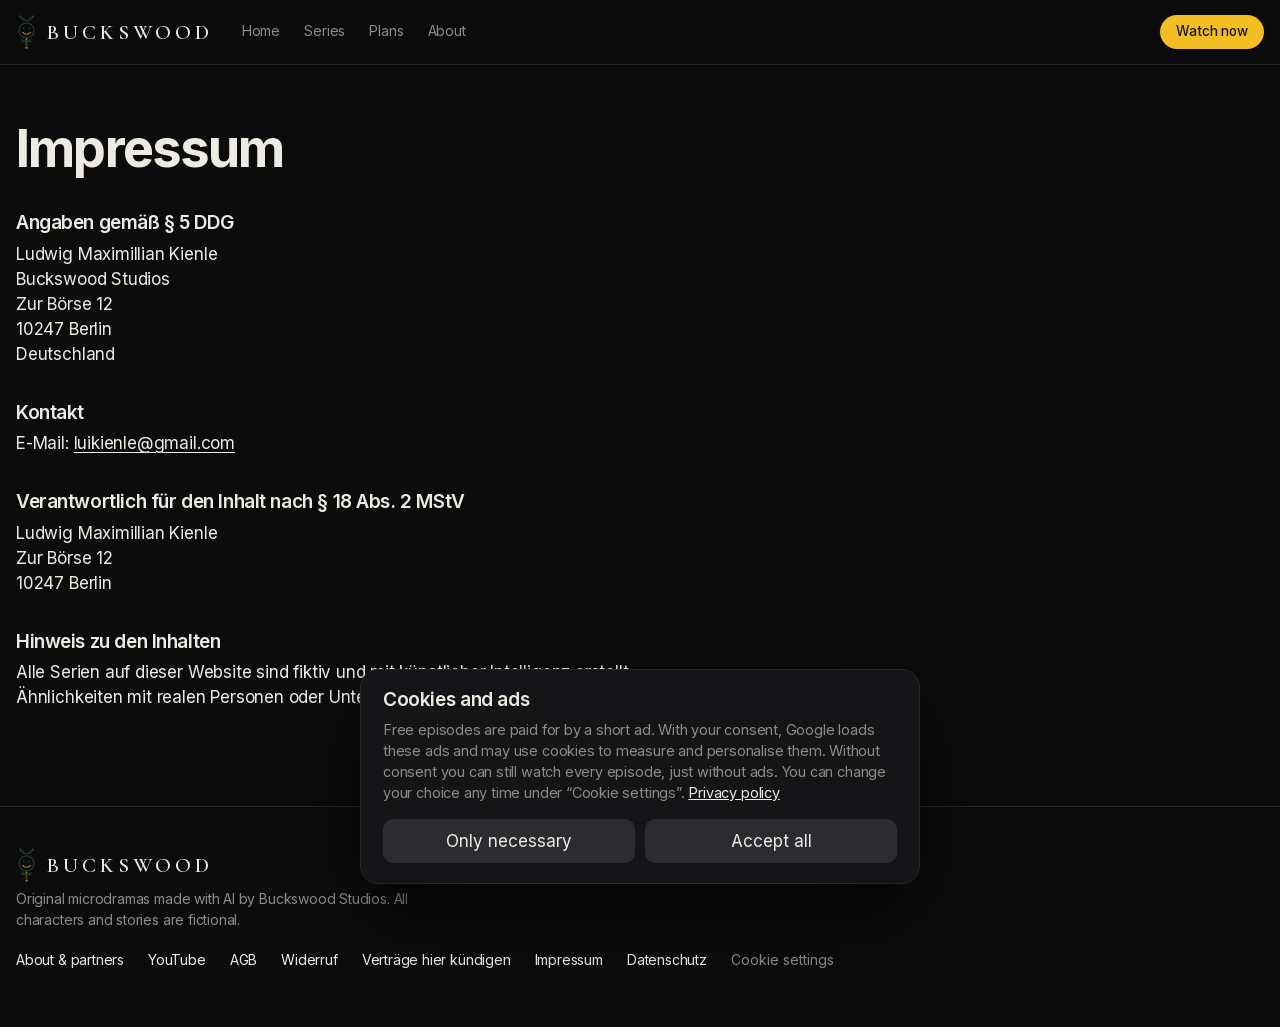
<file: impressum.html>
<!doctype html>
<html lang="de">
<head>
<meta charset="utf-8">
<meta name="viewport" content="width=device-width, initial-scale=1, viewport-fit=cover">
<meta name="google-adsense-account" content="ca-pub-2272299323344536">
<title>Impressum – Buckswood Studios</title>
<meta name="robots" content="noindex">
<meta name="theme-color" content="#0C0C0D">
<link rel="canonical" href="https://www.buckswood.art/impressum">
<link rel="icon" type="image/png" href="assets/mark.png">
<link rel="stylesheet" href="/assets/fonts/fonts.css">
<link rel="stylesheet" href="/assets/consent.css">
<link rel="stylesheet" href="assets/platform.css">
<style>
.legal{max-width:680px;padding-block:56px 24px}
.legal h1{font-size:clamp(36px,5vw,52px);font-weight:700;letter-spacing:-.035em}
.legal h2{font-size:19px;font-weight:600;margin:36px 0 8px}
.legal p{margin:0;color:var(--paper)}
.legal p+p{margin-top:10px}
.legal .muted{color:var(--ash)}
.legal a{color:var(--paper);text-underline-offset:3px}
.legal a:hover{color:var(--bucket)}
</style>
</head>
<body>

<header class="top">
  <div class="shell">
    <a class="brand" href="/"><img src="assets/mark.png" alt=""><span>BUCKSWOOD</span></a>
    <nav class="tabs" aria-label="Main">
      <a href="/">Home</a>
      <a href="/#all">Series</a>
      <a href="/#plans">Plans</a>
      <a href="about">About</a>
    </nav>
    <div class="end"><a class="btn btn-spot btn-sm" href="watch">Watch now</a></div>
  </div>
</header>

<main class="shell">
  <article class="legal">
    <h1>Impressum</h1>

    <h2>Angaben gemäß § 5 DDG</h2>
    <p>Ludwig Maximillian Kienle<br>Buckswood Studios<br>Zur Börse 12<br>10247 Berlin<br>Deutschland</p>

    <h2>Kontakt</h2>
    <p>E-Mail: <a href="mailto:luikienle@gmail.com">luikienle@gmail.com</a></p>

    <h2>Verantwortlich für den Inhalt nach § 18 Abs. 2 MStV</h2>
    <p>Ludwig Maximillian Kienle<br>Zur Börse 12<br>10247 Berlin</p>

    <h2>Hinweis zu den Inhalten</h2>
    <p>Alle Serien auf dieser Website sind fiktiv und mit künstlicher Intelligenz erstellt. Ähnlichkeiten mit realen Personen oder Unternehmen sind nicht beabsichtigt.</p>
  </article>
</main>

<footer class="site">
  <div class="shell">
    <div>
      <a class="brand" href="/"><img src="assets/mark.png" alt=""><span>BUCKSWOOD</span></a>
      <p>Original microdramas made with AI by Buckswood Studios. All characters and stories are fictional.</p>
    </div>
    <nav aria-label="Footer">
      <a href="about">About &amp; partners</a>
      <a href="https://www.youtube.com/@Buckswood-Studios">YouTube</a>
      <a href="/agb">AGB</a>
      <a href="/widerruf">Widerruf</a>
      <a href="/kuendigen">Verträge hier kündigen</a>
      <a href="impressum">Impressum</a>
      <a href="datenschutz">Datenschutz</a>
      <button type="button" class="linkish" data-consent>Cookie settings</button>
    </nav>
  </div>
</footer>
<script src="/assets/consent.js"></script>
</body>
</html>
</file>
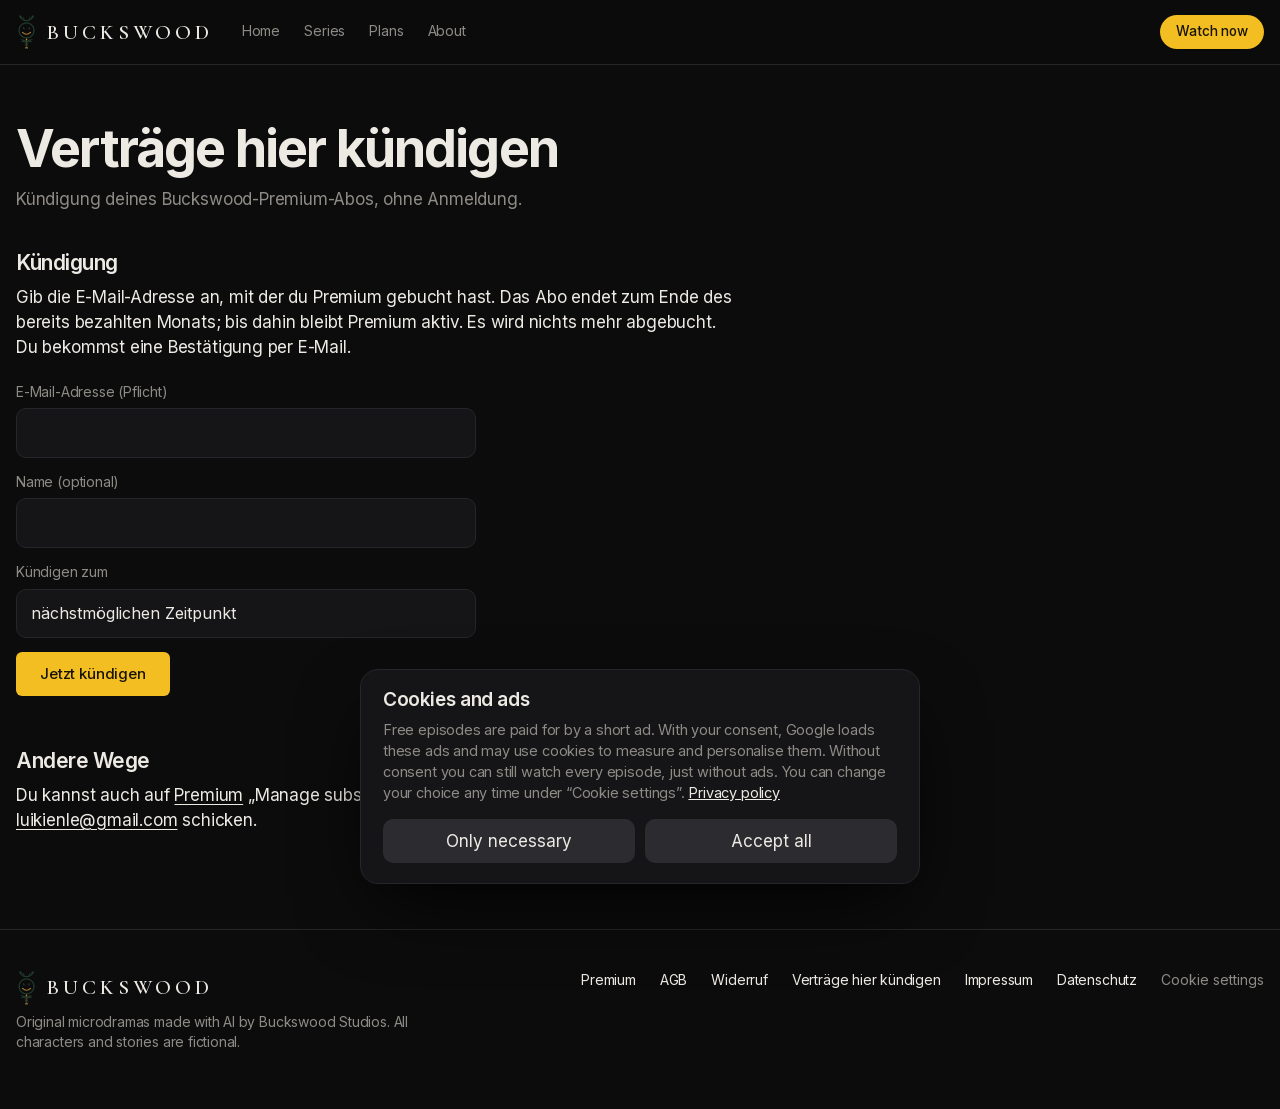
<file: kuendigen.html>
<!doctype html>
<html lang="de">
<head>
<meta charset="utf-8">
<meta name="viewport" content="width=device-width, initial-scale=1, viewport-fit=cover">
<meta name="google-adsense-account" content="ca-pub-2272299323344536">
<title>Verträge hier kündigen – Buckswood Studios</title>
<meta name="robots" content="noindex">
<meta name="theme-color" content="#0C0C0D">
<link rel="canonical" href="https://www.buckswood.art/kuendigen">
<link rel="icon" type="image/png" href="/assets/mark.png">
<link rel="stylesheet" href="/assets/fonts/fonts.css">
<link rel="stylesheet" href="/assets/consent.css">
<link rel="stylesheet" href="/assets/platform.css">
<style>
.legal{max-width:720px;padding-block:56px 24px}
.legal h1{font-size:clamp(36px,5vw,52px);font-weight:700;letter-spacing:-.035em}
.legal .stand{color:var(--ash);margin:10px 0 0}
.legal h2{font-size:21px;font-weight:600;margin:40px 0 10px}
.legal p,.legal li{color:var(--paper)}
.legal p{margin:0}
.legal p+p{margin-top:10px}
.legal ul,.legal ol{margin:10px 0 0;padding-left:20px;display:grid;gap:6px}
.legal a{color:var(--paper);text-underline-offset:3px}
.legal a:hover{color:var(--bucket)}
.legal .box{margin-top:14px;border:1px solid var(--grain);border-radius:14px;padding:18px 20px;background:var(--film)}

.form{display:grid;gap:14px;max-width:460px;margin-top:22px}
.form label{display:grid;gap:6px;font-size:14px;color:var(--ash)}
.form input{font:inherit;font-size:16px;color:var(--paper);background:var(--film);border:1px solid var(--grain);border-radius:10px;padding:12px 14px}
.form input:focus{outline:2px solid var(--bucket);outline-offset:1px}
.done{margin-top:22px;border:1px solid var(--bucket);border-radius:14px;padding:18px 20px;background:var(--film)}
.err{color:var(--bucket);margin-top:12px}

</style>
</head>
<body>

<header class="top">
  <div class="shell">
    <a class="brand" href="/"><img src="/assets/mark.png" alt=""><span>BUCKSWOOD</span></a>
    <nav class="tabs" aria-label="Main">
      <a href="/">Home</a>
      <a href="/#all">Series</a>
      <a href="/#plans">Plans</a>
      <a href="/about">About</a>
    </nav>
    <div class="end"><a class="btn btn-spot btn-sm" href="/watch">Watch now</a></div>
  </div>
</header>

<main class="shell">
  <article class="legal">
    <h1>Verträge hier kündigen</h1>
    <p class="stand">Kündigung deines Buckswood-Premium-Abos, ohne Anmeldung.</p>

    <h2>Kündigung</h2>
    <p>Gib die E-Mail-Adresse an, mit der du Premium gebucht hast. Das Abo endet zum Ende des bereits bezahlten Monats; bis dahin bleibt Premium aktiv. Es wird nichts mehr abgebucht. Du bekommst eine Bestätigung per E-Mail.</p>
    <form class="form" id="form" novalidate>
      <label for="email">E-Mail-Adresse (Pflicht)
        <input id="email" name="email" type="email" autocomplete="email" required>
      </label>
      <label for="name">Name (optional)
        <input id="name" name="name" type="text" autocomplete="name">
      </label>
      <label for="when">Kündigen zum
        <input id="when" name="when" type="text" value="nächstmöglichen Zeitpunkt" readonly>
      </label>
      <div><button class="btn btn-spot" type="submit" id="submit">Jetzt kündigen</button></div>
      <p class="err" id="err" role="alert"></p>
    </form>
    <div class="done" id="done" hidden></div>

    <h2>Andere Wege</h2>
    <p>Du kannst auch auf <a href="/premium">Premium</a> „Manage subscription“ wählen oder eine E-Mail an <a href="mailto:luikienle@gmail.com">luikienle@gmail.com</a> schicken.</p>
  </article>
</main>

<footer class="site">
  <div class="shell">
    <div>
      <a class="brand" href="/"><img src="/assets/mark.png" alt=""><span>BUCKSWOOD</span></a>
      <p>Original microdramas made with AI by Buckswood Studios. All characters and stories are fictional.</p>
    </div>
    <nav aria-label="Legal">
      <a href="/premium">Premium</a>
      <a href="/agb">AGB</a>
      <a href="/widerruf">Widerruf</a>
      <a href="/kuendigen">Verträge hier kündigen</a>
      <a href="/impressum">Impressum</a>
      <a href="/datenschutz">Datenschutz</a>
      <button type="button" class="linkish" data-consent>Cookie settings</button>
    </nav>
  </div>
</footer>
<script src="/assets/consent.js"></script>
<script>
(function(){
  var form=document.getElementById('form'),err=document.getElementById('err'),done=document.getElementById('done'),btn=document.getElementById('submit');
  form.addEventListener('submit',function(e){
    e.preventDefault();err.textContent='';
    var email=document.getElementById('email').value.trim();
    if(!/^[^\s@]+@[^\s@]+\.[^\s@]+$/.test(email)){err.textContent='Bitte gib eine gültige E-Mail-Adresse an.';return}
    btn.disabled=true;btn.textContent='Wird gesendet…';
    fetch('/api/cancel',{method:'POST',headers:{'Content-Type':'application/json'},body:JSON.stringify({email:email,name:document.getElementById('name').value.trim()})})
      .then(function(r){return r.json().then(function(d){return {ok:r.ok,d:d}})})
      .then(function(x){
        if(!x.ok){err.textContent=x.d.error||'Das hat nicht geklappt. Bitte schreib an luikienle@gmail.com.';btn.disabled=false;btn.textContent='Jetzt kündigen';return}
        var at=new Date(x.d.received).toLocaleString('de-DE');
        var end=x.d.ends?new Date(x.d.ends).toLocaleDateString('de-DE'):null;
        form.hidden=true;done.hidden=false;
        done.innerHTML='<p><b>Deine Kündigung ist eingegangen.</b></p><p></p><p></p><p></p>';
        var p=done.querySelectorAll('p');
        p[1].textContent='Eingang: '+at+' · E-Mail: '+email;
        p[3].textContent=x.d.mailed?'Eine Bestätigung haben wir an '+email+' geschickt.':'Bitte speichere oder fotografiere diese Seite als Bestätigung.';
        p[2].textContent=end?'Dein Premium-Abo endet am '+end+'. Bis dahin bleibt Premium aktiv, danach wird nichts mehr abgebucht.':'Falls zu dieser E-Mail-Adresse ein Premium-Abo besteht, endet es zum Ende des bezahlten Monats. Bei Fragen schreib an luikienle@gmail.com.';
      })
      .catch(function(){err.textContent='Keine Verbindung. Bitte versuch es noch einmal oder schreib an luikienle@gmail.com.';btn.disabled=false;btn.textContent='Jetzt kündigen'});
  });
})();
</script>
</body>
</html>
</file>
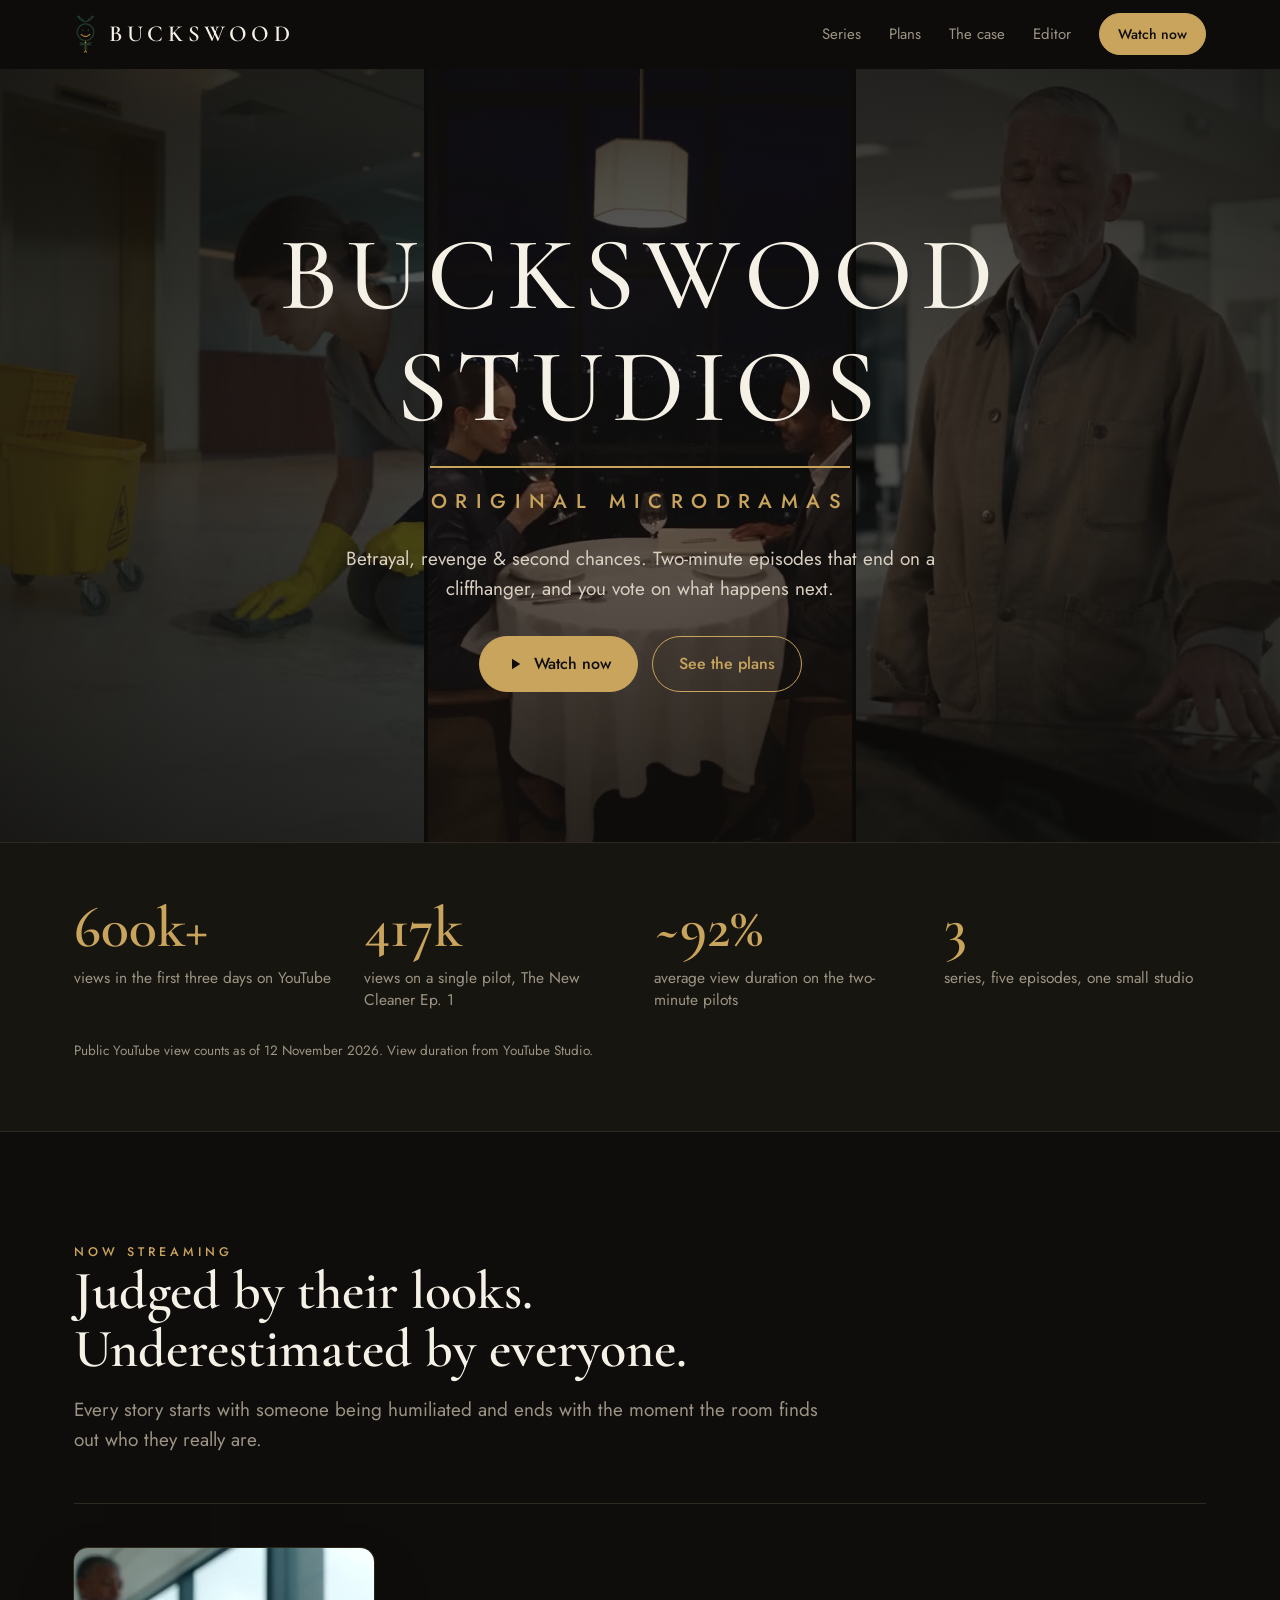
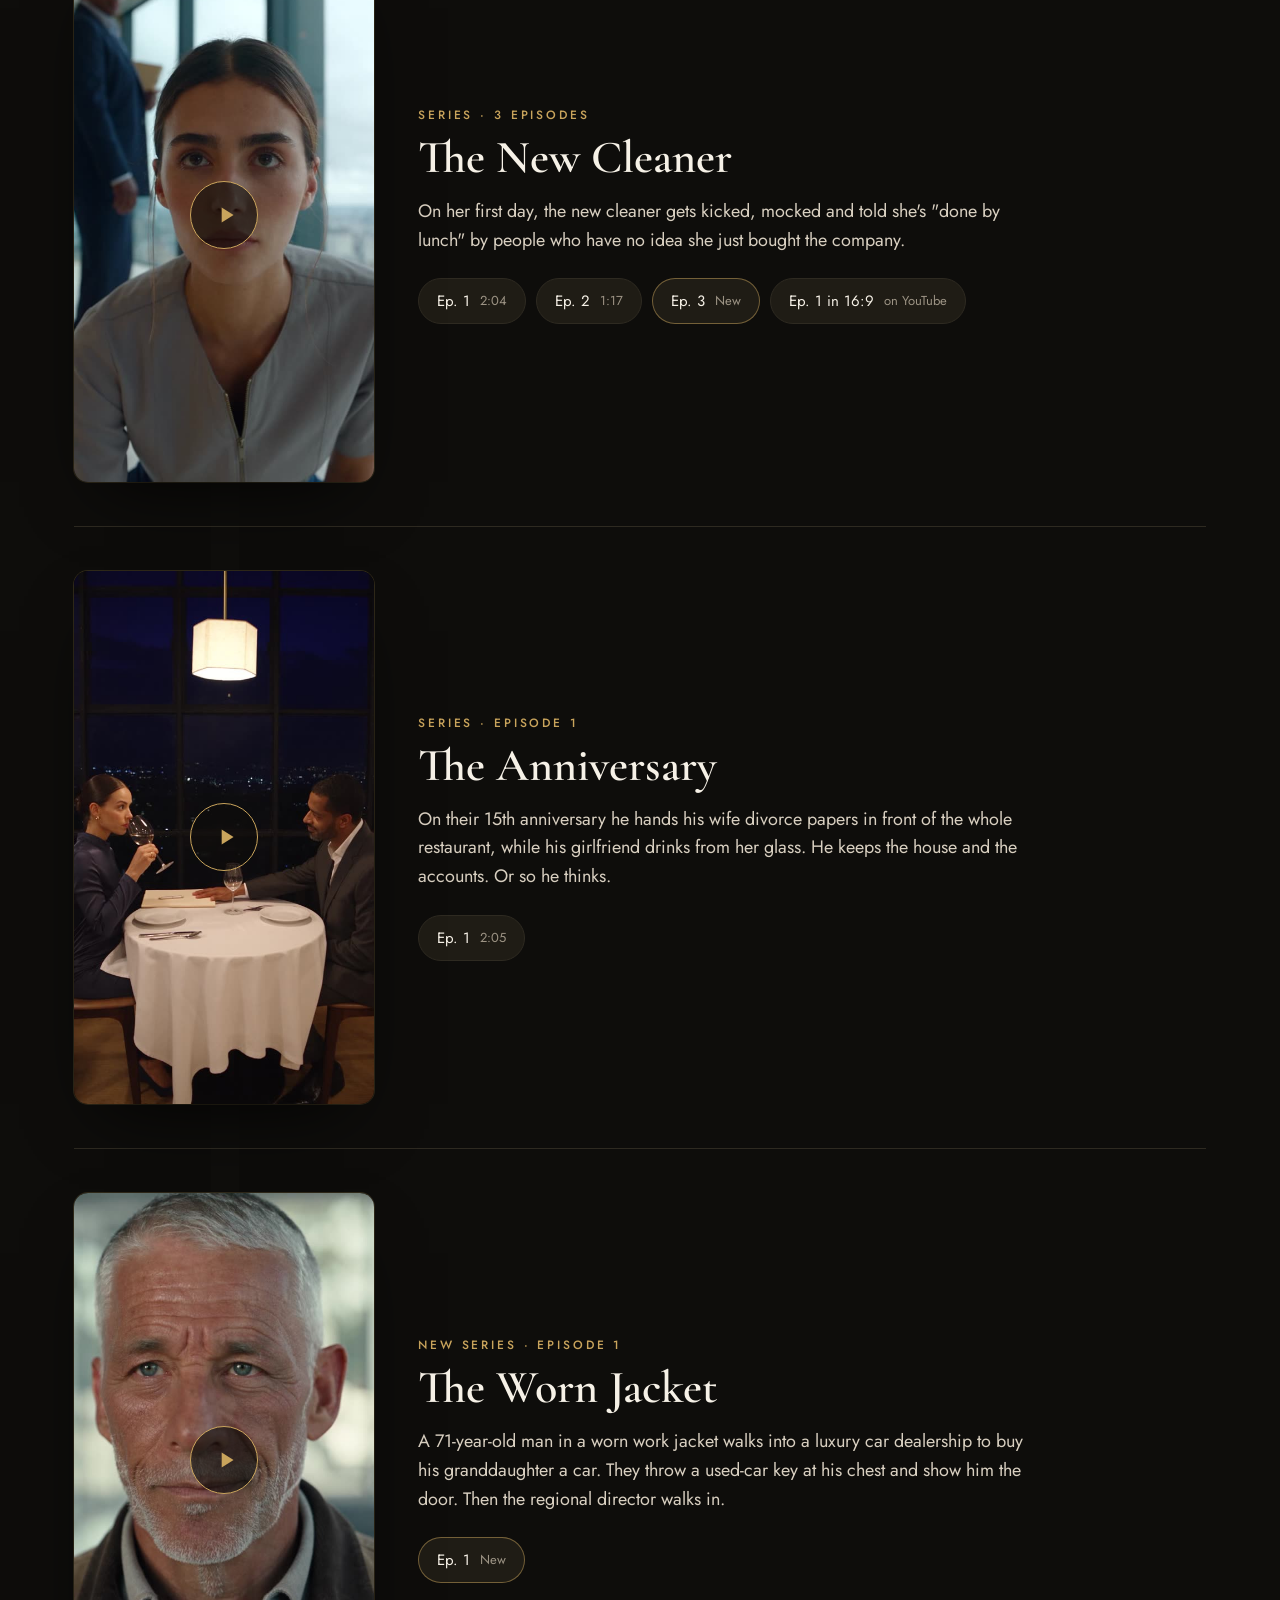
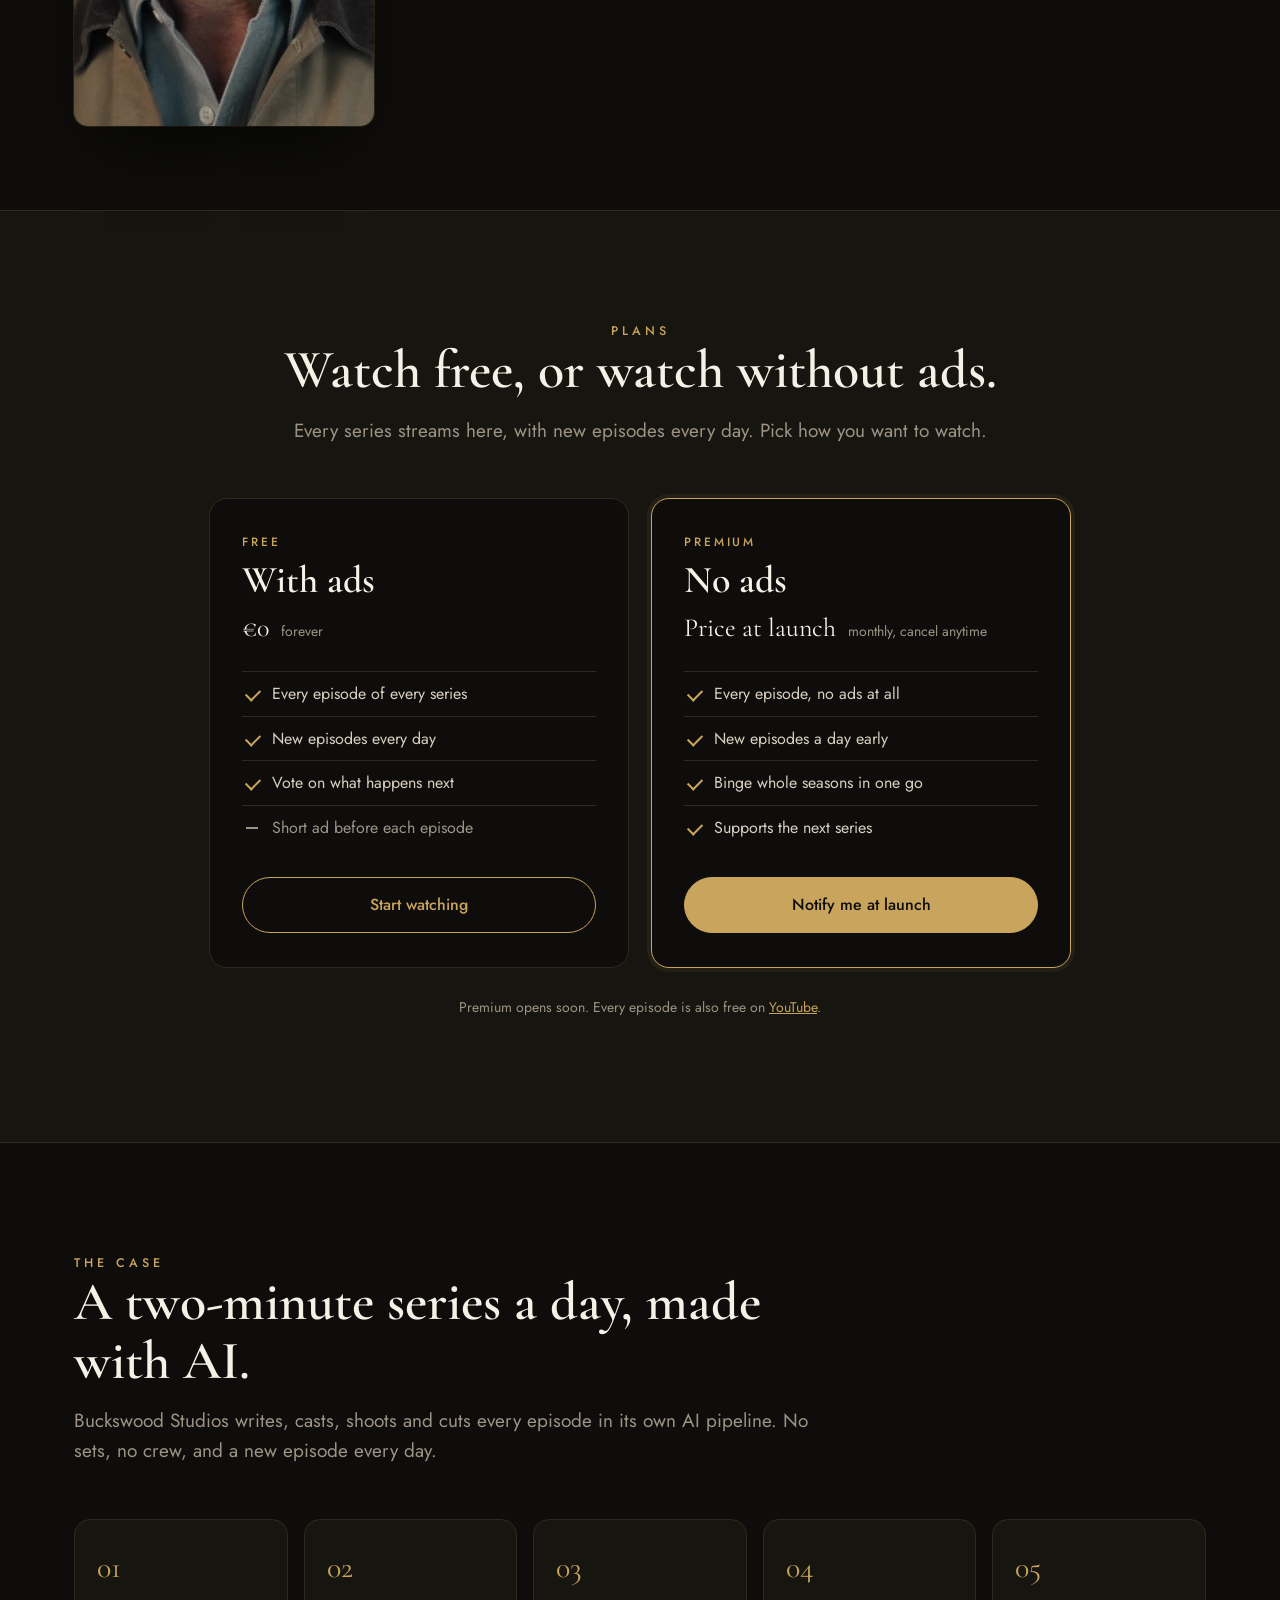
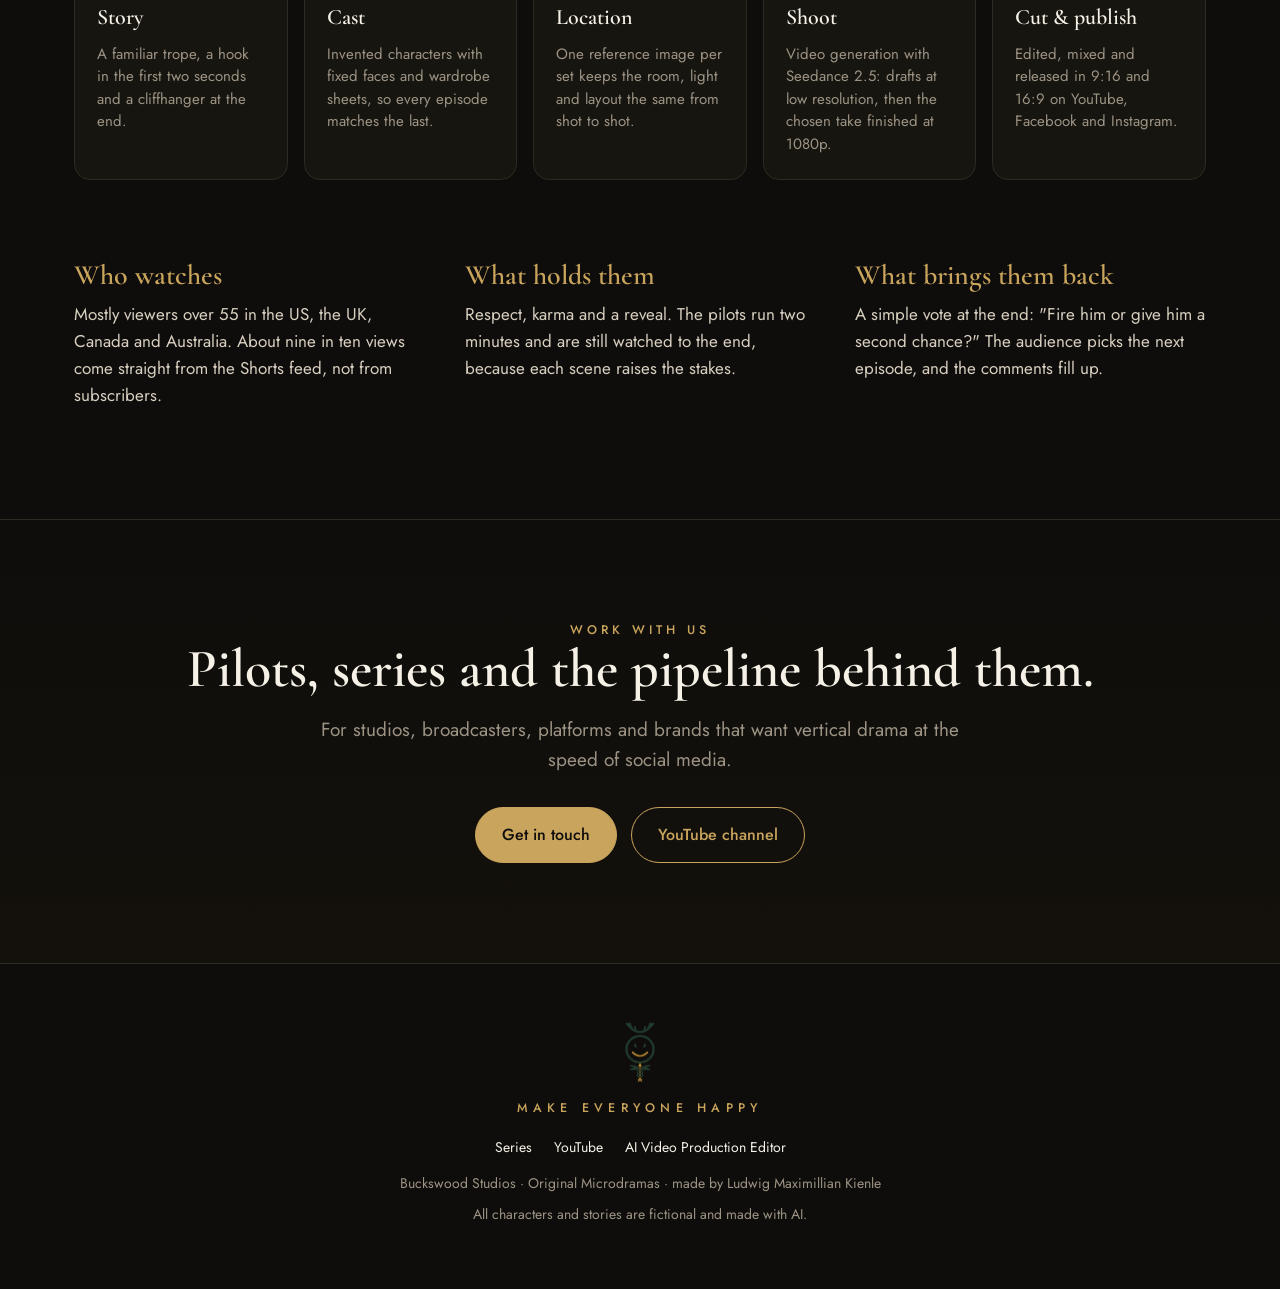
<file: microdramas.html>
<!doctype html>
<html lang="en">
<head>
<meta charset="utf-8">
<meta name="viewport" content="width=device-width, initial-scale=1">
<title>Buckswood Studios – Original Microdramas</title>
<meta name="description" content="Two-minute episodes about betrayal, revenge and second chances. Original microdramas made with AI by Buckswood Studios: 600k+ views in the first three days.">
<meta name="theme-color" content="#0E0D0B">
<meta property="og:type" content="website">
<meta property="og:url" content="https://buckswood.art/microdramas">
<link rel="canonical" href="https://buckswood.art/microdramas">
<meta property="og:title" content="Buckswood Studios – Original Microdramas">
<meta property="og:description" content="Betrayal, revenge & second chances. Two-minute episodes, made with AI.">
<meta property="og:image" content="https://buckswood.art/assets/microdramas/banner.jpg">
<meta name="twitter:card" content="summary_large_image">
<link rel="icon" type="image/png" href="assets/mark.png">
<link rel="preconnect" href="https://fonts.googleapis.com">
<link rel="preconnect" href="https://fonts.gstatic.com" crossorigin>
<link href="https://fonts.googleapis.com/css2?family=Cormorant+Garamond:ital,wght@0,500;0,600;0,700;1,500&family=Jost:wght@400;500;600&display=swap" rel="stylesheet">
<script type="application/ld+json">
{"@context":"https://schema.org","@type":"CreativeWorkSeries","name":"Buckswood Studios – Original Microdramas","url":"https://buckswood.art/microdramas","genre":"Drama","inLanguage":"en","productionCompany":{"@type":"Organization","name":"Buckswood Studios","founder":{"@type":"Person","name":"Ludwig Maximillian Kienle"}},"sameAs":["https://www.youtube.com/@Buckswood-Studios"]}
</script>
<style>
:root{
  --void:#0E0D0B; --surface:#17150F; --raise:#1F1C15; --line:#2E2A21;
  --body:#D8CFC0; --bright:#F6F1E7; --muted:#9C9384; --gold:#C9A45C; --gold-2:#A8823C;
  --serif:"Cormorant Garamond",Georgia,serif; --sans:"Jost",system-ui,sans-serif;
}
*{box-sizing:border-box}
html{scroll-behavior:smooth}
body{margin:0;background:var(--void);color:var(--body);font-family:var(--sans);font-size:17px;line-height:1.6;-webkit-font-smoothing:antialiased;overflow-x:hidden}
img,video{max-width:100%;display:block}
a{color:inherit}
.wrap{max-width:1180px;margin:0 auto;padding:0 24px}
.eyebrow{font-weight:500;letter-spacing:.32em;text-transform:uppercase;font-size:12.5px;color:var(--gold)}
h1,h2,h3{font-family:var(--serif);font-weight:600;color:var(--bright);line-height:1.08;margin:0}
h2{font-size:clamp(34px,4.6vw,54px)}
h3{font-size:28px}
section{scroll-margin-top:80px}
.sec-head{max-width:760px}
.sec-head p{color:var(--muted);font-size:19px;margin:16px 0 0}

/* nav */
nav{position:sticky;top:0;z-index:20;background:rgba(14,13,11,.82);backdrop-filter:saturate(1.2) blur(10px);border-bottom:1px solid transparent;transition:border-color .2s}
nav.scrolled{border-bottom-color:var(--line)}
nav .wrap{display:flex;align-items:center;justify-content:space-between;height:68px}
.brand{display:flex;align-items:center;gap:12px;text-decoration:none}
.brand img{height:40px;width:auto}
.brand span{font-family:var(--serif);font-weight:600;font-size:23px;letter-spacing:.2em;color:var(--bright)}
.navlinks{display:flex;gap:28px;align-items:center;font-size:15px}
.navlinks a{text-decoration:none;color:var(--muted)}
.navlinks a:hover{color:var(--bright)}
.navlinks a.btn-primary{color:var(--void)}
.btn{display:inline-flex;align-items:center;gap:10px;border-radius:999px;padding:14px 26px;font:inherit;font-weight:500;font-size:16px;text-decoration:none;border:1.5px solid var(--gold);cursor:pointer;transition:transform .15s,background .15s,color .15s}
.btn:hover{transform:translateY(-1px)}
.btn-primary{background:var(--gold);color:var(--void)}
.btn-primary:hover{background:#D8B66E}
.btn-ghost{background:none;color:var(--gold)}
.btn-ghost:hover{background:var(--gold);color:var(--void)}
.btn-sm{padding:9px 18px;font-size:14px}
.btn svg{width:18px;height:18px}

/* hero */
.hero{position:relative;min-height:min(86vh,860px);display:grid;place-items:center;overflow:hidden;border-bottom:1px solid var(--line)}
.strips{position:absolute;inset:0;display:grid;grid-template-columns:repeat(3,1fr);gap:4px;background:#000}
.strips video{width:100%;height:100%;object-fit:cover;filter:saturate(.85)}
.hero::after{content:"";position:absolute;inset:0;background:radial-gradient(ellipse at center,rgba(14,13,11,.55) 0%,rgba(14,13,11,.78) 60%,rgba(14,13,11,.92) 100%)}
.hero-copy{position:relative;z-index:1;text-align:center;padding:80px 24px}
.hero h1{font-size:clamp(40px,8.4vw,104px);font-weight:500;letter-spacing:.08em;opacity:0;animation:rise 1s ease .2s forwards}
.hero h1 span{display:inline-block}
.hero .rule{width:min(420px,60vw);height:2px;background:var(--gold);margin:22px auto 18px;opacity:0;animation:grow .8s ease .7s forwards}
.hero .claim{letter-spacing:.42em;font-weight:500;color:var(--gold);font-size:clamp(13px,1.6vw,20px);opacity:0;animation:rise .8s ease .8s forwards}
.hero .lede{max-width:640px;margin:26px auto 0;color:var(--body);font-size:19px;opacity:0;animation:rise .8s ease 1s forwards}
.cta{display:flex;flex-wrap:wrap;gap:14px;justify-content:center;margin-top:32px;opacity:0;animation:rise .8s ease 1.15s forwards}
@keyframes rise{from{opacity:0;transform:translateY(14px)}to{opacity:1;transform:none}}
@keyframes grow{from{opacity:0;transform:scaleX(0)}to{opacity:1;transform:none}}
@media (prefers-reduced-motion:reduce){*{animation:none!important;opacity:1!important;transition:none!important}}

/* numbers */
.numbers{background:var(--surface);border-bottom:1px solid var(--line);padding:56px 0}
.num-grid{display:grid;grid-template-columns:repeat(4,1fr);gap:28px}
.num b{display:block;font-family:var(--serif);font-weight:600;font-size:clamp(40px,4.6vw,58px);color:var(--gold);line-height:1}
.num span{display:block;margin-top:10px;color:var(--muted);font-size:15.5px;line-height:1.45}
.asof{margin-top:28px;font-size:13.5px;color:var(--muted)}

/* series */
.series{padding:110px 0 40px}
.show{display:grid;grid-template-columns:300px 1fr;gap:44px;align-items:center;padding:44px 0;border-top:1px solid var(--line)}
.show:first-of-type{margin-top:48px}
.poster{display:block;position:relative;aspect-ratio:9/16;border-radius:14px;overflow:hidden;background:#000;box-shadow:0 30px 70px -30px rgba(0,0,0,.9),0 0 0 1px rgba(201,164,92,.18);cursor:pointer;border:0;padding:0;width:100%}
.poster img{width:100%;height:100%;object-fit:cover;transition:transform .5s}
.poster:hover img{transform:scale(1.03)}
.poster .play{position:absolute;left:50%;top:50%;width:68px;height:68px;margin:-34px 0 0 -34px;border-radius:50%;background:rgba(14,13,11,.6);border:1.5px solid var(--gold);display:grid;place-items:center;color:var(--gold)}
.poster .play svg{width:26px;height:26px;margin-left:4px}
.show .stage{font-size:12px;letter-spacing:.24em;text-transform:uppercase;color:var(--gold);font-weight:500}
.show h3{font-size:clamp(34px,3.6vw,46px);margin:8px 0 14px}
.show p{margin:0;max-width:620px;color:var(--body);font-size:18px}
.eps{display:flex;flex-wrap:wrap;gap:10px;margin-top:24px}
.ep{text-decoration:none;font:inherit;font-size:15px;padding:10px 18px;border-radius:999px;border:1px solid var(--line);background:var(--raise);color:var(--bright);cursor:pointer;display:inline-flex;gap:10px;align-items:center;transition:border-color .15s}
.ep:hover{border-color:var(--gold)}
.ep small{color:var(--muted);font-size:13px}
.ep.new{border-color:rgba(201,164,92,.5)}

/* plans */
.plans{padding:110px 0;background:var(--surface);border-top:1px solid var(--line);border-bottom:1px solid var(--line)}
.plan-grid{display:grid;grid-template-columns:repeat(2,minmax(0,420px));gap:22px;justify-content:center;margin-top:52px}
.plan{background:var(--void);border:1.5px solid var(--line);border-radius:18px;padding:34px 32px;display:flex;flex-direction:column}
.plan.premium{border-color:var(--gold);box-shadow:0 0 0 4px rgba(201,164,92,.08)}
.plan .tier{font-size:12px;letter-spacing:.24em;text-transform:uppercase;color:var(--gold);font-weight:500}
.plan h3{font-size:38px;margin:8px 0 6px}
.plan .price{font-family:var(--serif);font-size:26px;color:var(--bright)}
.plan .price small{font-family:var(--sans);font-size:14px;color:var(--muted);margin-left:6px}
.plan ul{list-style:none;padding:0;margin:22px 0 28px;flex:1}
.plan li{padding:9px 0 9px 30px;border-top:1px solid var(--line);position:relative;font-size:16px}
.plan li::before{content:"";position:absolute;left:4px;top:17px;width:12px;height:7px;border-left:2px solid var(--gold);border-bottom:2px solid var(--gold);transform:rotate(-45deg)}
.plan li.no{color:var(--muted)}
.plan li.no::before{border:0;width:12px;height:2px;background:var(--muted);transform:none;top:21px}
.plan .btn{justify-content:center}
.plans .fine{text-align:center;margin-top:28px;font-size:14px;color:var(--muted)}

/* case */
.case{padding:110px 0}
.steps{display:grid;grid-template-columns:repeat(5,1fr);gap:16px;margin-top:52px;counter-reset:step}
.step{background:var(--surface);border:1px solid var(--line);border-radius:16px;padding:24px 22px}
.step::before{counter-increment:step;content:"0" counter(step);font-family:var(--serif);font-size:30px;color:var(--gold);display:block;margin-bottom:8px}
.step h4{margin:0 0 8px;font-family:var(--serif);font-size:22px;font-weight:600;color:var(--bright)}
.step p{margin:0;font-size:15px;color:var(--muted);line-height:1.5}
.learn{display:grid;grid-template-columns:repeat(3,1fr);gap:40px;margin-top:80px}
.learn h3{color:var(--gold);font-size:28px;margin-bottom:10px}
.learn p{margin:0;color:var(--body)}

/* contact */
.contact{padding:100px 0;text-align:center;background:linear-gradient(180deg,var(--void),#14110C);border-top:1px solid var(--line)}
.contact .sub{color:var(--muted);font-size:19px;max-width:660px;margin:16px auto 0}
.contact .cta{opacity:1;animation:none}

footer{padding:56px 0 64px;text-align:center;color:var(--muted);font-size:14px;border-top:1px solid var(--line)}
footer img{height:64px;width:auto;margin:0 auto 14px}
footer .claim{letter-spacing:.42em;font-size:12.5px;color:var(--gold);font-weight:500;margin-bottom:18px}
footer .links{display:flex;gap:22px;justify-content:center;flex-wrap:wrap;margin-bottom:14px}
footer .links a{color:var(--bright);text-decoration:none}
footer .links a:hover{color:var(--gold)}


@media (max-width:980px){
  .steps{grid-template-columns:repeat(2,1fr)}
  .learn{grid-template-columns:1fr;gap:28px}
  .num-grid{grid-template-columns:repeat(2,1fr)}
}
@media (max-width:760px){
  .show{grid-template-columns:1fr;gap:24px}
  .poster{max-width:260px}
  .plan-grid{grid-template-columns:1fr}
}
@media (max-width:640px){
  .wrap{padding:0 16px}
  .navlinks a:not(.btn){display:none}
  .brand span{font-size:17px;letter-spacing:.14em}
  .brand img{height:34px}
  .hero{min-height:78vh}
  .hero h1{letter-spacing:.04em}
  .hero .claim{letter-spacing:.24em}
  .steps{grid-template-columns:1fr}
  .series,.plans,.case,.contact{padding-top:72px;padding-bottom:72px}
  .plan{padding:28px 22px}
}
</style>
</head>
<body>

<nav id="top">
  <div class="wrap">
    <a class="brand" href="/"><img src="assets/mark.png" alt=""><span>BUCKSWOOD</span></a>
    <div class="navlinks">
      <a href="#series">Series</a>
      <a href="#plans">Plans</a>
      <a href="#case">The case</a>
      <a href="/">Editor</a>
      <a class="btn btn-primary btn-sm" href="watch">Watch now</a>
    </div>
  </div>
</nav>

<header class="hero">
  <div class="strips" aria-hidden="true">
    <video muted loop playsinline preload="metadata" poster="assets/microdramas/loop-cleaner.jpg" src="assets/microdramas/loop-cleaner.mp4"></video>
    <video muted loop playsinline preload="metadata" poster="assets/microdramas/loop-anniv.jpg" src="assets/microdramas/loop-anniv.mp4"></video>
    <video muted loop playsinline preload="metadata" poster="assets/microdramas/loop-jacket.jpg" src="assets/microdramas/loop-jacket.mp4"></video>
  </div>
  <div class="hero-copy">
    <h1><span>BUCKSWOOD</span> <span>STUDIOS</span></h1>
    <div class="rule"></div>
    <div class="claim">ORIGINAL MICRODRAMAS</div>
    <p class="lede">Betrayal, revenge &amp; second chances. Two-minute episodes that end on a cliffhanger, and you vote on what happens next.</p>
    <div class="cta">
      <a class="btn btn-primary" href="watch">
        <svg viewBox="0 0 24 24" fill="currentColor"><path d="M8 5v14l11-7z"/></svg>
        <span>Watch now</span>
      </a>
      <a class="btn btn-ghost" href="#plans">See the plans</a>
    </div>
  </div>
</header>

<section class="numbers" aria-label="Results">
  <div class="wrap">
    <div class="num-grid">
      <div class="num"><b>600k+</b><span>views in the first three days on YouTube</span></div>
      <div class="num"><b>417k</b><span>views on a single pilot, The New Cleaner Ep. 1</span></div>
      <div class="num"><b>~92%</b><span>average view duration on the two-minute pilots</span></div>
      <div class="num"><b>3</b><span>series, five episodes, one small studio</span></div>
    </div>
    <p class="asof">Public YouTube view counts as of 12 November 2026. View duration from YouTube Studio.</p>
  </div>
</section>

<section class="series" id="series">
  <div class="wrap">
    <div class="sec-head">
      <div class="eyebrow">Now streaming</div>
      <h2>Judged by their looks. Underestimated by everyone.</h2>
      <p>Every story starts with someone being humiliated and ends with the moment the room finds out who they really are.</p>
    </div>

    <article class="show">
      <a class="poster" href="watch#the-new-cleaner-1" aria-label="Play The New Cleaner, Episode 1">
        <img src="assets/microdramas/cleaner1.jpg" alt="Ines, the new cleaner, looking up after the kick" loading="lazy" width="540" height="960">
        <span class="play"><svg viewBox="0 0 24 24" fill="currentColor"><path d="M8 5v14l11-7z"/></svg></span>
      </a>
      <div>
        <div class="stage">Series · 3 episodes</div>
        <h3>The New Cleaner</h3>
        <p>On her first day, the new cleaner gets kicked, mocked and told she's "done by lunch" by people who have no idea she just bought the company.</p>
        <div class="eps">
          <a class="ep" href="watch#the-new-cleaner-1">Ep. 1 <small>2:04</small></a>
          <a class="ep" href="watch#the-new-cleaner-2">Ep. 2 <small>1:17</small></a>
          <a class="ep new" href="watch#the-new-cleaner-3">Ep. 3 <small>New</small></a>
          <a class="ep" href="https://www.youtube.com/watch?v=snBMFZ6arw8">Ep. 1 in 16:9 <small>on YouTube</small></a>
        </div>
      </div>
    </article>

    <article class="show">
      <a class="poster" href="watch#the-anniversary-1" aria-label="Play The Anniversary, Episode 1">
        <img src="assets/microdramas/anniv1.jpg" alt="Elena and Grant at their anniversary dinner" loading="lazy" width="540" height="960">
        <span class="play"><svg viewBox="0 0 24 24" fill="currentColor"><path d="M8 5v14l11-7z"/></svg></span>
      </a>
      <div>
        <div class="stage">Series · Episode 1</div>
        <h3>The Anniversary</h3>
        <p>On their 15th anniversary he hands his wife divorce papers in front of the whole restaurant, while his girlfriend drinks from her glass. He keeps the house and the accounts. Or so he thinks.</p>
        <div class="eps">
          <a class="ep" href="watch#the-anniversary-1">Ep. 1 <small>2:05</small></a>
        </div>
      </div>
    </article>

    <article class="show">
      <a class="poster" href="watch#the-worn-jacket-1" aria-label="Play The Worn Jacket, Episode 1">
        <img src="assets/microdramas/jacket1.jpg" alt="Gus in his worn work jacket" loading="lazy" width="540" height="960">
        <span class="play"><svg viewBox="0 0 24 24" fill="currentColor"><path d="M8 5v14l11-7z"/></svg></span>
      </a>
      <div>
        <div class="stage">New series · Episode 1</div>
        <h3>The Worn Jacket</h3>
        <p>A 71-year-old man in a worn work jacket walks into a luxury car dealership to buy his granddaughter a car. They throw a used-car key at his chest and show him the door. Then the regional director walks in.</p>
        <div class="eps">
          <a class="ep new" href="watch#the-worn-jacket-1">Ep. 1 <small>New</small></a>
        </div>
      </div>
    </article>
  </div>
</section>

<section class="plans" id="plans">
  <div class="wrap">
    <div class="sec-head" style="margin:0 auto;text-align:center">
      <div class="eyebrow">Plans</div>
      <h2>Watch free, or watch without ads.</h2>
      <p>Every series streams here, with new episodes every day. Pick how you want to watch.</p>
    </div>
    <div class="plan-grid">
      <div class="plan">
        <div class="tier">Free</div>
        <h3>With ads</h3>
        <div class="price">€0 <small>forever</small></div>
        <ul>
          <li>Every episode of every series</li>
          <li>New episodes every day</li>
          <li>Vote on what happens next</li>
          <li class="no">Short ad before each episode</li>
        </ul>
        <a class="btn btn-ghost" href="watch">Start watching</a>
      </div>
      <div class="plan premium">
        <div class="tier">Premium</div>
        <h3>No ads</h3>
        <div class="price">Price at launch <small>monthly, cancel anytime</small></div>
        <ul>
          <li>Every episode, no ads at all</li>
          <li>New episodes a day early</li>
          <li>Binge whole seasons in one go</li>
          <li>Supports the next series</li>
        </ul>
        <a class="btn btn-primary" href="mailto:luikienle@gmail.com?subject=Buckswood%20Premium%20%E2%80%93%20notify%20me">Notify me at launch</a>
      </div>
    </div>
    <p class="fine">Premium opens soon. Every episode is also free on <a href="https://www.youtube.com/@Buckswood-Studios" style="color:var(--gold)">YouTube</a>.</p>
  </div>
</section>

<section class="case" id="case">
  <div class="wrap">
    <div class="sec-head">
      <div class="eyebrow">The case</div>
      <h2>A two-minute series a day, made with AI.</h2>
      <p>Buckswood Studios writes, casts, shoots and cuts every episode in its own AI pipeline. No sets, no crew, and a new episode every day.</p>
    </div>
    <div class="steps">
      <div class="step"><h4>Story</h4><p>A familiar trope, a hook in the first two seconds and a cliffhanger at the end.</p></div>
      <div class="step"><h4>Cast</h4><p>Invented characters with fixed faces and wardrobe sheets, so every episode matches the last.</p></div>
      <div class="step"><h4>Location</h4><p>One reference image per set keeps the room, light and layout the same from shot to shot.</p></div>
      <div class="step"><h4>Shoot</h4><p>Video generation with Seedance 2.5: drafts at low resolution, then the chosen take finished at 1080p.</p></div>
      <div class="step"><h4>Cut &amp; publish</h4><p>Edited, mixed and released in 9:16 and 16:9 on YouTube, Facebook and Instagram.</p></div>
    </div>
    <div class="learn">
      <div><h3>Who watches</h3><p>Mostly viewers over 55 in the US, the UK, Canada and Australia. About nine in ten views come straight from the Shorts feed, not from subscribers.</p></div>
      <div><h3>What holds them</h3><p>Respect, karma and a reveal. The pilots run two minutes and are still watched to the end, because each scene raises the stakes.</p></div>
      <div><h3>What brings them back</h3><p>A simple vote at the end: "Fire him or give him a second chance?" The audience picks the next episode, and the comments fill up.</p></div>
    </div>
  </div>
</section>

<section class="contact" id="contact">
  <div class="wrap">
    <div class="eyebrow">Work with us</div>
    <h2>Pilots, series and the pipeline behind them.</h2>
    <p class="sub">For studios, broadcasters, platforms and brands that want vertical drama at the speed of social media.</p>
    <div class="cta">
      <a class="btn btn-primary" href="mailto:luikienle@gmail.com?subject=Buckswood%20Microdramas">Get in touch</a>
      <a class="btn btn-ghost" href="https://www.youtube.com/@Buckswood-Studios">YouTube channel</a>
    </div>
  </div>
</section>

<footer>
  <div class="wrap">
    <img src="assets/mark.png" alt="">
    <div class="claim">MAKE EVERYONE HAPPY</div>
    <div class="links">
      <a href="#series">Series</a>
      <a href="https://www.youtube.com/@Buckswood-Studios">YouTube</a>
      <a href="/">AI Video Production Editor</a>
    </div>
    <div>Buckswood Studios · Original Microdramas · made by Ludwig Maximillian Kienle</div>
    <div style="margin-top:8px">All characters and stories are fictional and made with AI.</div>
  </div>
</footer>


<script>
(function(){
  var nav=document.getElementById('top');
  addEventListener('scroll',function(){nav.classList.toggle('scrolled',scrollY>8)},{passive:true});

  // hero loops: play only while on screen, never under reduced motion or Save-Data
  var calm=matchMedia('(prefers-reduced-motion: reduce)').matches||(navigator.connection&&navigator.connection.saveData);
  var vids=document.querySelectorAll('.strips video');
  if(!calm&&'IntersectionObserver' in window){
    new IntersectionObserver(function(es){
      es.forEach(function(e){vids.forEach(function(v){e.isIntersecting?v.play().catch(function(){}):v.pause()})});
    }).observe(document.querySelector('.hero'));
  }

})();
</script>
</body>
</html>
</file>
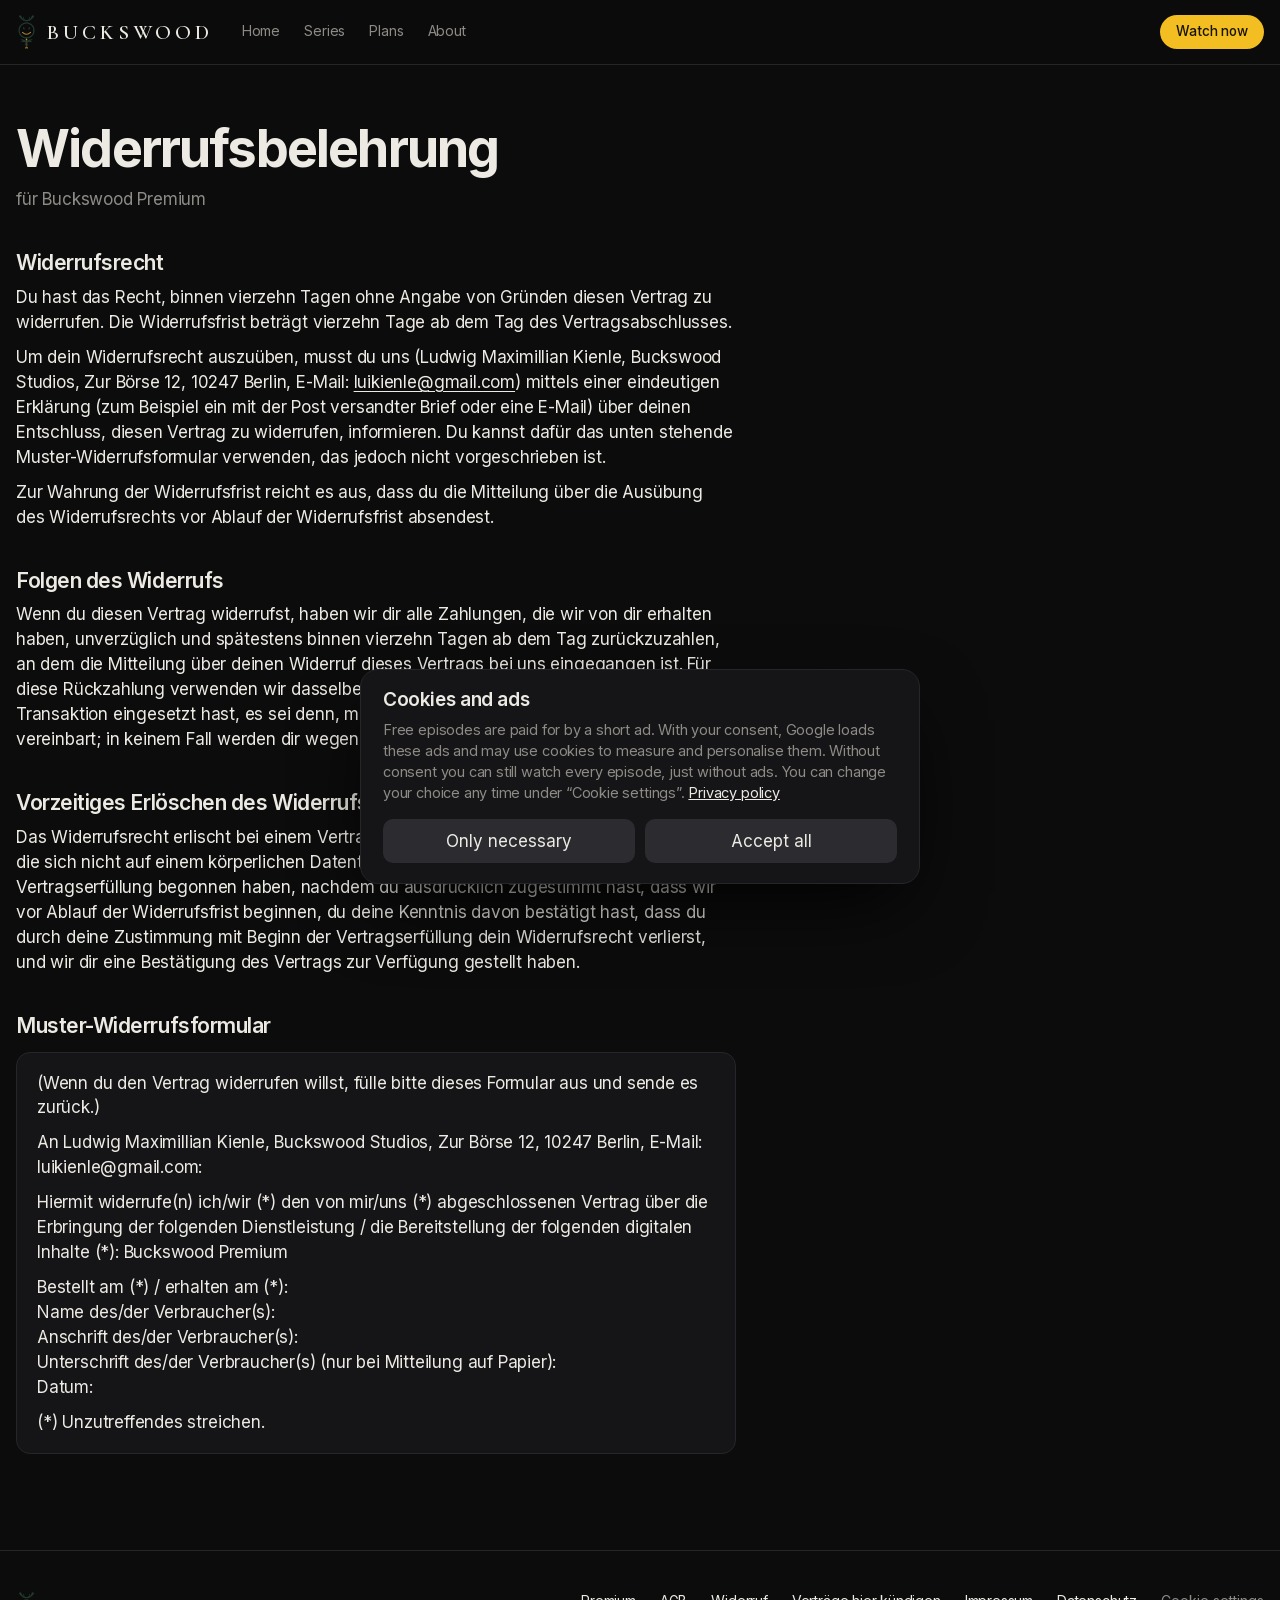
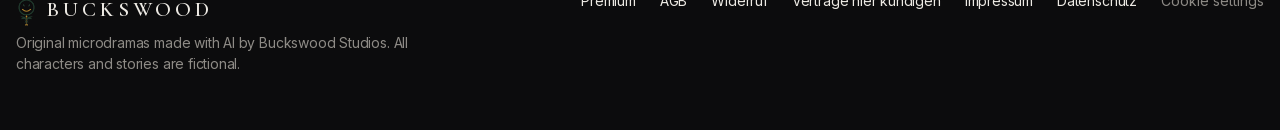
<file: widerruf.html>
<!doctype html>
<html lang="de">
<head>
<meta charset="utf-8">
<meta name="viewport" content="width=device-width, initial-scale=1, viewport-fit=cover">
<meta name="google-adsense-account" content="ca-pub-2272299323344536">
<title>Widerrufsbelehrung – Buckswood Studios</title>
<meta name="robots" content="noindex">
<meta name="theme-color" content="#0C0C0D">
<link rel="canonical" href="https://www.buckswood.art/widerruf">
<link rel="icon" type="image/png" href="/assets/mark.png">
<link rel="stylesheet" href="/assets/fonts/fonts.css">
<link rel="stylesheet" href="/assets/consent.css">
<link rel="stylesheet" href="/assets/platform.css">
<style>
.legal{max-width:720px;padding-block:56px 24px}
.legal h1{font-size:clamp(36px,5vw,52px);font-weight:700;letter-spacing:-.035em}
.legal .stand{color:var(--ash);margin:10px 0 0}
.legal h2{font-size:21px;font-weight:600;margin:40px 0 10px}
.legal p,.legal li{color:var(--paper)}
.legal p{margin:0}
.legal p+p{margin-top:10px}
.legal ul,.legal ol{margin:10px 0 0;padding-left:20px;display:grid;gap:6px}
.legal a{color:var(--paper);text-underline-offset:3px}
.legal a:hover{color:var(--bucket)}
.legal .box{margin-top:14px;border:1px solid var(--grain);border-radius:14px;padding:18px 20px;background:var(--film)}

</style>
</head>
<body>

<header class="top">
  <div class="shell">
    <a class="brand" href="/"><img src="/assets/mark.png" alt=""><span>BUCKSWOOD</span></a>
    <nav class="tabs" aria-label="Main">
      <a href="/">Home</a>
      <a href="/#all">Series</a>
      <a href="/#plans">Plans</a>
      <a href="/about">About</a>
    </nav>
    <div class="end"><a class="btn btn-spot btn-sm" href="/watch">Watch now</a></div>
  </div>
</header>

<main class="shell">
  <article class="legal">
    <h1>Widerrufsbelehrung</h1>
    <p class="stand">für Buckswood Premium</p>

    <h2>Widerrufsrecht</h2>
    <p>Du hast das Recht, binnen vierzehn Tagen ohne Angabe von Gründen diesen Vertrag zu widerrufen. Die Widerrufsfrist beträgt vierzehn Tage ab dem Tag des Vertragsabschlusses.</p>
    <p>Um dein Widerrufsrecht auszuüben, musst du uns (Ludwig Maximillian Kienle, Buckswood Studios, Zur Börse 12, 10247 Berlin, E-Mail: <a href="mailto:luikienle@gmail.com">luikienle@gmail.com</a>) mittels einer eindeutigen Erklärung (zum Beispiel ein mit der Post versandter Brief oder eine E-Mail) über deinen Entschluss, diesen Vertrag zu widerrufen, informieren. Du kannst dafür das unten stehende Muster-Widerrufsformular verwenden, das jedoch nicht vorgeschrieben ist.</p>
    <p>Zur Wahrung der Widerrufsfrist reicht es aus, dass du die Mitteilung über die Ausübung des Widerrufsrechts vor Ablauf der Widerrufsfrist absendest.</p>

    <h2>Folgen des Widerrufs</h2>
    <p>Wenn du diesen Vertrag widerrufst, haben wir dir alle Zahlungen, die wir von dir erhalten haben, unverzüglich und spätestens binnen vierzehn Tagen ab dem Tag zurückzuzahlen, an dem die Mitteilung über deinen Widerruf dieses Vertrags bei uns eingegangen ist. Für diese Rückzahlung verwenden wir dasselbe Zahlungsmittel, das du bei der ursprünglichen Transaktion eingesetzt hast, es sei denn, mit dir wurde ausdrücklich etwas anderes vereinbart; in keinem Fall werden dir wegen dieser Rückzahlung Entgelte berechnet.</p>

    <h2>Vorzeitiges Erlöschen des Widerrufsrechts</h2>
    <p>Das Widerrufsrecht erlischt bei einem Vertrag über die Bereitstellung von digitalen Inhalten, die sich nicht auf einem körperlichen Datenträger befinden, wenn wir mit der Vertragserfüllung begonnen haben, nachdem du ausdrücklich zugestimmt hast, dass wir vor Ablauf der Widerrufsfrist beginnen, du deine Kenntnis davon bestätigt hast, dass du durch deine Zustimmung mit Beginn der Vertragserfüllung dein Widerrufsrecht verlierst, und wir dir eine Bestätigung des Vertrags zur Verfügung gestellt haben.</p>

    <h2>Muster-Widerrufsformular</h2>
    <div class="box">
      <p>(Wenn du den Vertrag widerrufen willst, fülle bitte dieses Formular aus und sende es zurück.)</p>
      <p>An Ludwig Maximillian Kienle, Buckswood Studios, Zur Börse 12, 10247 Berlin, E-Mail: luikienle@gmail.com:</p>
      <p>Hiermit widerrufe(n) ich/wir (*) den von mir/uns (*) abgeschlossenen Vertrag über die Erbringung der folgenden Dienstleistung / die Bereitstellung der folgenden digitalen Inhalte (*): Buckswood Premium</p>
      <p>Bestellt am (*) / erhalten am (*):<br>Name des/der Verbraucher(s):<br>Anschrift des/der Verbraucher(s):<br>Unterschrift des/der Verbraucher(s) (nur bei Mitteilung auf Papier):<br>Datum:</p>
      <p>(*) Unzutreffendes streichen.</p>
    </div>
  </article>
</main>

<footer class="site">
  <div class="shell">
    <div>
      <a class="brand" href="/"><img src="/assets/mark.png" alt=""><span>BUCKSWOOD</span></a>
      <p>Original microdramas made with AI by Buckswood Studios. All characters and stories are fictional.</p>
    </div>
    <nav aria-label="Legal">
      <a href="/premium">Premium</a>
      <a href="/agb">AGB</a>
      <a href="/widerruf">Widerruf</a>
      <a href="/kuendigen">Verträge hier kündigen</a>
      <a href="/impressum">Impressum</a>
      <a href="/datenschutz">Datenschutz</a>
      <button type="button" class="linkish" data-consent>Cookie settings</button>
    </nav>
  </div>
</footer>
<script src="/assets/consent.js"></script>
</body>
</html>
</file>
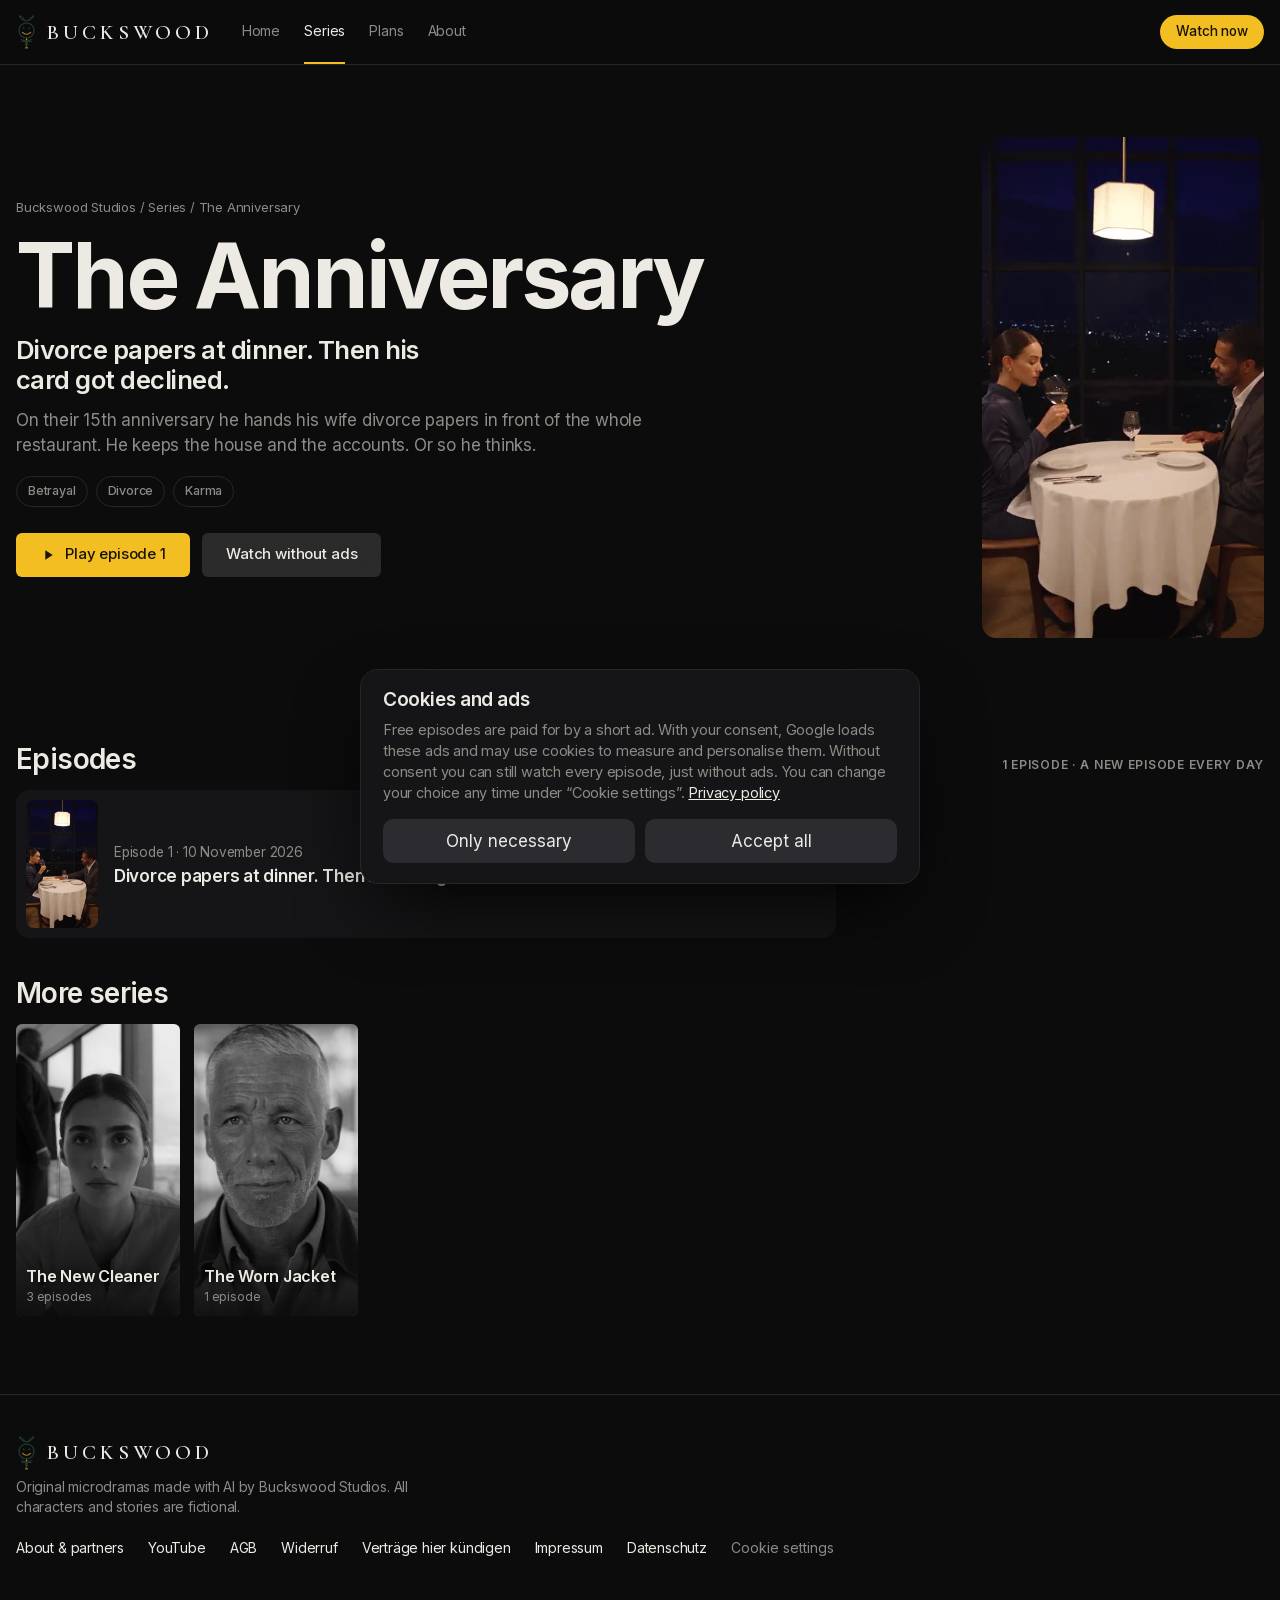
<file: series/the-anniversary.html>
<!doctype html>
<html lang="en">
<head>
<meta charset="utf-8">
<meta name="viewport" content="width=device-width, initial-scale=1, viewport-fit=cover">
<meta name="google-adsense-account" content="ca-pub-2272299323344536">
<title>The Anniversary – Watch the microdrama | Buckswood Studios</title>
<meta name="description" content="Divorce papers at dinner. Then his card got declined. On their 15th anniversary he hands his wife divorce papers in front of the whole restaurant. He keeps the house and the accounts. Or so he thinks.">
<meta name="theme-color" content="#0C0C0D">
<link rel="canonical" href="https://www.buckswood.art/series/the-anniversary">
<meta property="og:type" content="video.tv_show">
<meta property="og:site_name" content="Buckswood Studios">
<meta property="og:url" content="https://www.buckswood.art/series/the-anniversary">
<meta property="og:title" content="The Anniversary – Buckswood Studios">
<meta property="og:description" content="Divorce papers at dinner. Then his card got declined.">
<meta property="og:image" content="https://www.buckswood.art/assets/microdramas/anniv1.jpg">
<meta property="og:image:width" content="540">
<meta property="og:image:height" content="960">
<meta name="twitter:card" content="summary_large_image">
<link rel="icon" type="image/png" href="/assets/mark.png">
<link rel="stylesheet" href="/assets/fonts/fonts.css">
<link rel="stylesheet" href="/assets/consent.css">
<link rel="stylesheet" href="/assets/platform.css">
<script type="application/ld+json">{"@context":"https://schema.org","@graph":[{"@type":"TVSeries","@id":"https://www.buckswood.art/series/the-anniversary","name":"The Anniversary","url":"https://www.buckswood.art/series/the-anniversary","description":"On their 15th anniversary he hands his wife divorce papers in front of the whole restaurant. He keeps the house and the accounts. Or so he thinks.","image":"https://www.buckswood.art/assets/microdramas/anniv1.jpg","genre":["Betrayal","Divorce","Karma"],"inLanguage":"en","numberOfEpisodes":1,"startDate":"2026-11-10","productionCompany":{"@type":"Organization","name":"Buckswood Studios","url":"https://www.buckswood.art/"},"trailer":{"@type":"VideoObject","name":"The Anniversary – Trailer","description":"Divorce papers at dinner. Then his card got declined.","thumbnailUrl":["https://www.buckswood.art/assets/microdramas/loop-anniv.jpg"],"uploadDate":"2026-11-10","duration":"PT6S","contentUrl":"https://www.buckswood.art/assets/microdramas/loop-anniv.mp4"},"episode":[{"@type":"TVEpisode","episodeNumber":1,"name":"Divorce papers at dinner. Then his card got declined.","url":"https://www.buckswood.art/watch#the-anniversary-1","datePublished":"2026-11-10","timeRequired":"PT2M5S","image":"https://www.buckswood.art/assets/microdramas/anniv1.jpg"}]},{"@type":"BreadcrumbList","itemListElement":[{"@type":"ListItem","position":1,"name":"Buckswood Studios","item":"https://www.buckswood.art/"},{"@type":"ListItem","position":2,"name":"The Anniversary","item":"https://www.buckswood.art/series/the-anniversary"}]}]}</script>
<style>
.hero{display:grid;grid-template-columns:minmax(0,1fr) auto;gap:clamp(24px,5vw,72px);align-items:center;padding-block:clamp(36px,6vw,72px)}
.crumbs{font-size:13px;color:var(--ash)}
.crumbs a{color:var(--ash);text-decoration:none}
.crumbs a:hover{color:var(--paper)}
.hero h1{font-size:clamp(46px,7vw,92px);font-weight:700;letter-spacing:-.035em;line-height:1;margin:14px 0}
.hero .hook{font-size:clamp(20px,2vw,26px);font-weight:600;letter-spacing:-.02em;line-height:1.2;margin:0;max-width:26ch}
.hero .log{color:var(--ash);margin:12px 0 0;max-width:58ch}
.tags{display:flex;flex-wrap:wrap;gap:8px;margin-top:18px}
.acts{display:flex;flex-wrap:wrap;gap:12px;margin-top:26px}
.trailer{width:clamp(200px,22vw,290px);aspect-ratio:9/16;max-width:100%;border-radius:14px;overflow:hidden;background:#000}
.trailer video{width:100%;height:100%;object-fit:cover}
.eplist{list-style:none;margin:0;padding:0;display:grid;gap:10px;max-width:820px}
.eplist a{display:grid;grid-template-columns:72px minmax(0,1fr) auto;gap:16px;align-items:center;padding:10px;border-radius:14px;text-decoration:none;color:var(--paper);background:var(--film)}
.eplist a:hover{background:var(--grain)}
.eplist .th{aspect-ratio:9/16;border-radius:8px;overflow:hidden}
.eplist .th img{width:100%;height:100%;object-fit:cover}
.eplist b{display:block;font-weight:600;letter-spacing:-.015em}
.eplist small{color:var(--ash);font-size:13.5px}
.eplist .len{font-size:14px;color:var(--ash);font-variant-numeric:tabular-nums;padding-right:6px}
.others{display:grid;grid-template-columns:repeat(auto-fill,minmax(150px,1fr));gap:14px;max-width:520px}
@media (max-width:760px){.hero{grid-template-columns:1fr}.trailer{width:100%;max-width:340px}}
</style>
</head>
<body>

<header class="top">
  <div class="shell">
    <a class="brand" href="/"><img src="/assets/mark.png" alt="Buckswood Studios"><span>BUCKSWOOD</span></a>
    <nav class="tabs" aria-label="Main">
      <a href="/">Home</a>
      <a href="/#all" aria-current="page">Series</a>
      <a href="/#plans">Plans</a>
      <a href="/about">About</a>
    </nav>
    <div class="end"><a class="btn btn-spot btn-sm" href="/watch#the-anniversary-1">Watch now</a></div>
  </div>
</header>

<main class="shell">
  <section class="hero">
    <div>
      <nav class="crumbs" aria-label="Breadcrumb"><a href="/">Buckswood Studios</a> / <a href="/#all">Series</a> / The Anniversary</nav>
      <h1>The Anniversary</h1>
      <p class="hook">Divorce papers at dinner. Then his card got declined.</p>
      <p class="log">On their 15th anniversary he hands his wife divorce papers in front of the whole restaurant. He keeps the house and the accounts. Or so he thinks.</p>
      <div class="tags"><span class="chip">Betrayal</span><span class="chip">Divorce</span><span class="chip">Karma</span></div>
      <div class="acts">
        <a class="btn btn-spot" href="/watch#the-anniversary-1"><svg viewBox="0 0 24 24" fill="currentColor" aria-hidden="true"><path d="M8 5v14l11-7z"/></svg>Play episode 1</a>
        <a class="btn" href="/#plans">Watch without ads</a>
      </div>
    </div>
    <div class="trailer"><video src="/assets/microdramas/loop-anniv.mp4" poster="/assets/microdramas/loop-anniv.jpg" muted loop playsinline autoplay preload="metadata" aria-label="The Anniversary trailer"></video></div>
  </section>

  <section class="row" aria-labelledby="eps">
    <div class="row-head"><h2 id="eps">Episodes</h2><span class="label">1 episode · a new episode every day</span></div>
    <ol class="eplist">
      <li><a href="/watch#the-anniversary-1"><span class="th"><img src="/assets/microdramas/anniv1.jpg" alt="The Anniversary, episode 1" loading="lazy" width="540" height="960"></span><span><small>Episode 1 · <time datetime="2026-11-10">10 November 2026</time></small><b>Divorce papers at dinner. Then his card got declined.</b></span><span class="len">2:05</span></a></li>
    </ol>
  </section>

  <section class="row" aria-labelledby="more">
    <div class="row-head"><h2 id="more">More series</h2></div>
    <div class="others">
      <a class="card reveal" href="/series/the-new-cleaner"><div class="frame"><img class="still" src="/assets/microdramas/cleaner1.jpg" alt="The New Cleaner" loading="lazy" width="540" height="960"><div class="cap"><b>The New Cleaner</b><small>3 episodes</small></div></div></a>
      <a class="card reveal" href="/series/the-worn-jacket"><div class="frame"><img class="still" src="/assets/microdramas/jacket1.jpg" alt="The Worn Jacket" loading="lazy" width="540" height="960"><div class="cap"><b>The Worn Jacket</b><small>1 episode</small></div></div></a>
    </div>
  </section>
</main>

<footer class="site">
  <div class="shell">
    <div>
      <a class="brand" href="/"><img src="/assets/mark.png" alt=""><span>BUCKSWOOD</span></a>
      <p>Original microdramas made with AI by Buckswood Studios. All characters and stories are fictional.</p>
    </div>
    <nav aria-label="Footer">
      <a href="/about">About &amp; partners</a>
      <a href="https://www.youtube.com/@Buckswood-Studios">YouTube</a>
      <a href="/agb">AGB</a>
      <a href="/widerruf">Widerruf</a>
      <a href="/kuendigen">Verträge hier kündigen</a>
      <a href="/impressum">Impressum</a>
      <a href="/datenschutz">Datenschutz</a>
      <button type="button" class="linkish" data-consent>Cookie settings</button>
    </nav>
  </div>
</footer>
<script src="/assets/consent.js"></script>
<script>if(matchMedia('(prefers-reduced-motion: reduce)').matches)document.querySelectorAll('video').forEach(function(v){v.removeAttribute('autoplay');v.pause()})</script>
</body>
</html>
</file>
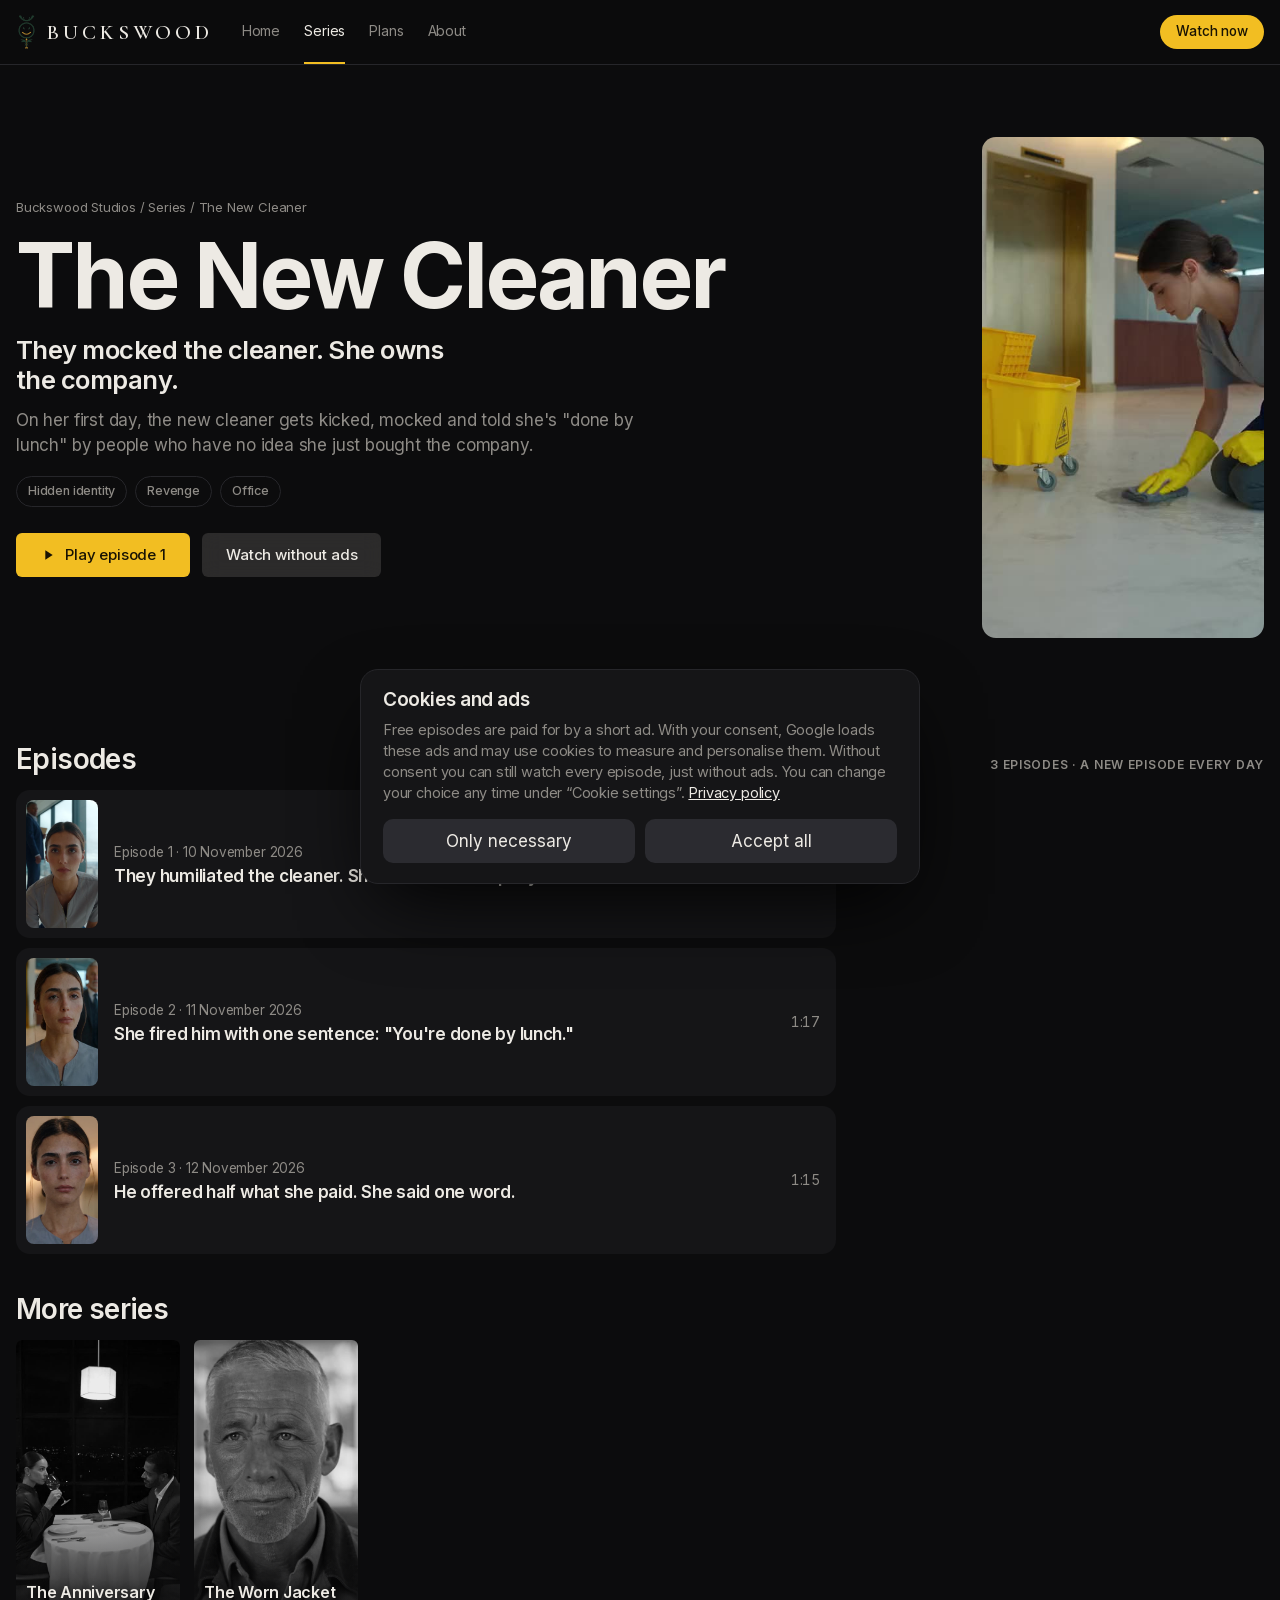
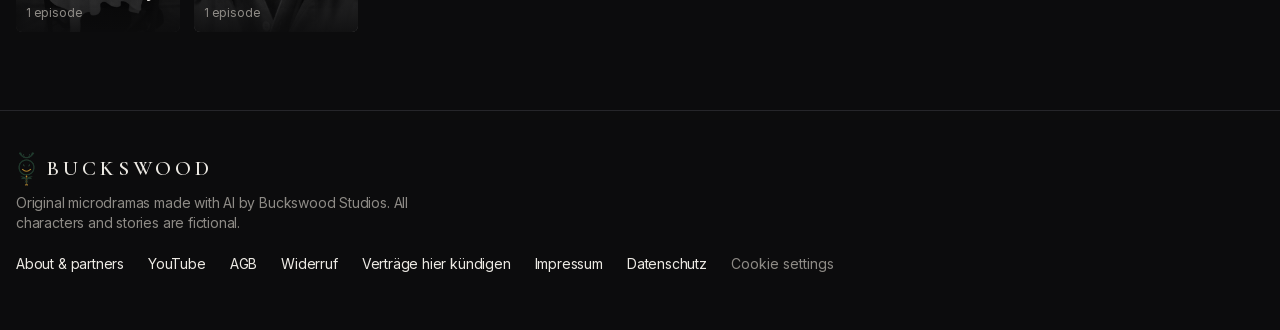
<file: series/the-new-cleaner.html>
<!doctype html>
<html lang="en">
<head>
<meta charset="utf-8">
<meta name="viewport" content="width=device-width, initial-scale=1, viewport-fit=cover">
<meta name="google-adsense-account" content="ca-pub-2272299323344536">
<title>The New Cleaner – Watch the microdrama | Buckswood Studios</title>
<meta name="description" content="They mocked the cleaner. She owns the company. On her first day, the new cleaner gets kicked, mocked and told she's &quot;done by lunch&quot; by people who have no idea she just bought the company.">
<meta name="theme-color" content="#0C0C0D">
<link rel="canonical" href="https://www.buckswood.art/series/the-new-cleaner">
<meta property="og:type" content="video.tv_show">
<meta property="og:site_name" content="Buckswood Studios">
<meta property="og:url" content="https://www.buckswood.art/series/the-new-cleaner">
<meta property="og:title" content="The New Cleaner – Buckswood Studios">
<meta property="og:description" content="They mocked the cleaner. She owns the company.">
<meta property="og:image" content="https://www.buckswood.art/assets/microdramas/cleaner1.jpg">
<meta property="og:image:width" content="540">
<meta property="og:image:height" content="960">
<meta name="twitter:card" content="summary_large_image">
<link rel="icon" type="image/png" href="/assets/mark.png">
<link rel="stylesheet" href="/assets/fonts/fonts.css">
<link rel="stylesheet" href="/assets/consent.css">
<link rel="stylesheet" href="/assets/platform.css">
<script type="application/ld+json">{"@context":"https://schema.org","@graph":[{"@type":"TVSeries","@id":"https://www.buckswood.art/series/the-new-cleaner","name":"The New Cleaner","url":"https://www.buckswood.art/series/the-new-cleaner","description":"On her first day, the new cleaner gets kicked, mocked and told she's \"done by lunch\" by people who have no idea she just bought the company.","image":"https://www.buckswood.art/assets/microdramas/cleaner1.jpg","genre":["Hidden identity","Revenge","Office"],"inLanguage":"en","numberOfEpisodes":3,"startDate":"2026-11-10","productionCompany":{"@type":"Organization","name":"Buckswood Studios","url":"https://www.buckswood.art/"},"trailer":{"@type":"VideoObject","name":"The New Cleaner – Trailer","description":"They mocked the cleaner. She owns the company.","thumbnailUrl":["https://www.buckswood.art/assets/microdramas/loop-cleaner.jpg"],"uploadDate":"2026-11-10","duration":"PT6S","contentUrl":"https://www.buckswood.art/assets/microdramas/loop-cleaner.mp4"},"episode":[{"@type":"TVEpisode","episodeNumber":1,"name":"They humiliated the cleaner. She owns the company.","url":"https://www.buckswood.art/watch#the-new-cleaner-1","datePublished":"2026-11-10","timeRequired":"PT2M4S","image":"https://www.buckswood.art/assets/microdramas/cleaner1.jpg"},{"@type":"TVEpisode","episodeNumber":2,"name":"She fired him with one sentence: \"You're done by lunch.\"","url":"https://www.buckswood.art/watch#the-new-cleaner-2","datePublished":"2026-11-11","timeRequired":"PT1M17S","image":"https://www.buckswood.art/assets/microdramas/cleaner2.jpg"},{"@type":"TVEpisode","episodeNumber":3,"name":"He offered half what she paid. She said one word.","url":"https://www.buckswood.art/watch#the-new-cleaner-3","datePublished":"2026-11-12","timeRequired":"PT1M15S","image":"https://www.buckswood.art/assets/microdramas/cleaner3.jpg"}]},{"@type":"BreadcrumbList","itemListElement":[{"@type":"ListItem","position":1,"name":"Buckswood Studios","item":"https://www.buckswood.art/"},{"@type":"ListItem","position":2,"name":"The New Cleaner","item":"https://www.buckswood.art/series/the-new-cleaner"}]}]}</script>
<style>
.hero{display:grid;grid-template-columns:minmax(0,1fr) auto;gap:clamp(24px,5vw,72px);align-items:center;padding-block:clamp(36px,6vw,72px)}
.crumbs{font-size:13px;color:var(--ash)}
.crumbs a{color:var(--ash);text-decoration:none}
.crumbs a:hover{color:var(--paper)}
.hero h1{font-size:clamp(46px,7vw,92px);font-weight:700;letter-spacing:-.035em;line-height:1;margin:14px 0}
.hero .hook{font-size:clamp(20px,2vw,26px);font-weight:600;letter-spacing:-.02em;line-height:1.2;margin:0;max-width:26ch}
.hero .log{color:var(--ash);margin:12px 0 0;max-width:58ch}
.tags{display:flex;flex-wrap:wrap;gap:8px;margin-top:18px}
.acts{display:flex;flex-wrap:wrap;gap:12px;margin-top:26px}
.trailer{width:clamp(200px,22vw,290px);aspect-ratio:9/16;max-width:100%;border-radius:14px;overflow:hidden;background:#000}
.trailer video{width:100%;height:100%;object-fit:cover}
.eplist{list-style:none;margin:0;padding:0;display:grid;gap:10px;max-width:820px}
.eplist a{display:grid;grid-template-columns:72px minmax(0,1fr) auto;gap:16px;align-items:center;padding:10px;border-radius:14px;text-decoration:none;color:var(--paper);background:var(--film)}
.eplist a:hover{background:var(--grain)}
.eplist .th{aspect-ratio:9/16;border-radius:8px;overflow:hidden}
.eplist .th img{width:100%;height:100%;object-fit:cover}
.eplist b{display:block;font-weight:600;letter-spacing:-.015em}
.eplist small{color:var(--ash);font-size:13.5px}
.eplist .len{font-size:14px;color:var(--ash);font-variant-numeric:tabular-nums;padding-right:6px}
.others{display:grid;grid-template-columns:repeat(auto-fill,minmax(150px,1fr));gap:14px;max-width:520px}
@media (max-width:760px){.hero{grid-template-columns:1fr}.trailer{width:100%;max-width:340px}}
</style>
</head>
<body>

<header class="top">
  <div class="shell">
    <a class="brand" href="/"><img src="/assets/mark.png" alt="Buckswood Studios"><span>BUCKSWOOD</span></a>
    <nav class="tabs" aria-label="Main">
      <a href="/">Home</a>
      <a href="/#all" aria-current="page">Series</a>
      <a href="/#plans">Plans</a>
      <a href="/about">About</a>
    </nav>
    <div class="end"><a class="btn btn-spot btn-sm" href="/watch#the-new-cleaner-1">Watch now</a></div>
  </div>
</header>

<main class="shell">
  <section class="hero">
    <div>
      <nav class="crumbs" aria-label="Breadcrumb"><a href="/">Buckswood Studios</a> / <a href="/#all">Series</a> / The New Cleaner</nav>
      <h1>The New Cleaner</h1>
      <p class="hook">They mocked the cleaner. She owns the company.</p>
      <p class="log">On her first day, the new cleaner gets kicked, mocked and told she's &quot;done by lunch&quot; by people who have no idea she just bought the company.</p>
      <div class="tags"><span class="chip">Hidden identity</span><span class="chip">Revenge</span><span class="chip">Office</span></div>
      <div class="acts">
        <a class="btn btn-spot" href="/watch#the-new-cleaner-1"><svg viewBox="0 0 24 24" fill="currentColor" aria-hidden="true"><path d="M8 5v14l11-7z"/></svg>Play episode 1</a>
        <a class="btn" href="/#plans">Watch without ads</a>
      </div>
    </div>
    <div class="trailer"><video src="/assets/microdramas/loop-cleaner.mp4" poster="/assets/microdramas/loop-cleaner.jpg" muted loop playsinline autoplay preload="metadata" aria-label="The New Cleaner trailer"></video></div>
  </section>

  <section class="row" aria-labelledby="eps">
    <div class="row-head"><h2 id="eps">Episodes</h2><span class="label">3 episodes · a new episode every day</span></div>
    <ol class="eplist">
      <li><a href="/watch#the-new-cleaner-1"><span class="th"><img src="/assets/microdramas/cleaner1.jpg" alt="The New Cleaner, episode 1" loading="lazy" width="540" height="960"></span><span><small>Episode 1 · <time datetime="2026-11-10">10 November 2026</time></small><b>They humiliated the cleaner. She owns the company.</b></span><span class="len">2:04</span></a></li>
      <li><a href="/watch#the-new-cleaner-2"><span class="th"><img src="/assets/microdramas/cleaner2.jpg" alt="The New Cleaner, episode 2" loading="lazy" width="540" height="960"></span><span><small>Episode 2 · <time datetime="2026-11-11">11 November 2026</time></small><b>She fired him with one sentence: &quot;You're done by lunch.&quot;</b></span><span class="len">1:17</span></a></li>
      <li><a href="/watch#the-new-cleaner-3"><span class="th"><img src="/assets/microdramas/cleaner3.jpg" alt="The New Cleaner, episode 3" loading="lazy" width="540" height="960"></span><span><small>Episode 3 · <time datetime="2026-11-12">12 November 2026</time></small><b>He offered half what she paid. She said one word.</b></span><span class="len">1:15</span></a></li>
    </ol>
  </section>

  <section class="row" aria-labelledby="more">
    <div class="row-head"><h2 id="more">More series</h2></div>
    <div class="others">
      <a class="card reveal" href="/series/the-anniversary"><div class="frame"><img class="still" src="/assets/microdramas/anniv1.jpg" alt="The Anniversary" loading="lazy" width="540" height="960"><div class="cap"><b>The Anniversary</b><small>1 episode</small></div></div></a>
      <a class="card reveal" href="/series/the-worn-jacket"><div class="frame"><img class="still" src="/assets/microdramas/jacket1.jpg" alt="The Worn Jacket" loading="lazy" width="540" height="960"><div class="cap"><b>The Worn Jacket</b><small>1 episode</small></div></div></a>
    </div>
  </section>
</main>

<footer class="site">
  <div class="shell">
    <div>
      <a class="brand" href="/"><img src="/assets/mark.png" alt=""><span>BUCKSWOOD</span></a>
      <p>Original microdramas made with AI by Buckswood Studios. All characters and stories are fictional.</p>
    </div>
    <nav aria-label="Footer">
      <a href="/about">About &amp; partners</a>
      <a href="https://www.youtube.com/@Buckswood-Studios">YouTube</a>
      <a href="/agb">AGB</a>
      <a href="/widerruf">Widerruf</a>
      <a href="/kuendigen">Verträge hier kündigen</a>
      <a href="/impressum">Impressum</a>
      <a href="/datenschutz">Datenschutz</a>
      <button type="button" class="linkish" data-consent>Cookie settings</button>
    </nav>
  </div>
</footer>
<script src="/assets/consent.js"></script>
<script>if(matchMedia('(prefers-reduced-motion: reduce)').matches)document.querySelectorAll('video').forEach(function(v){v.removeAttribute('autoplay');v.pause()})</script>
</body>
</html>
</file>
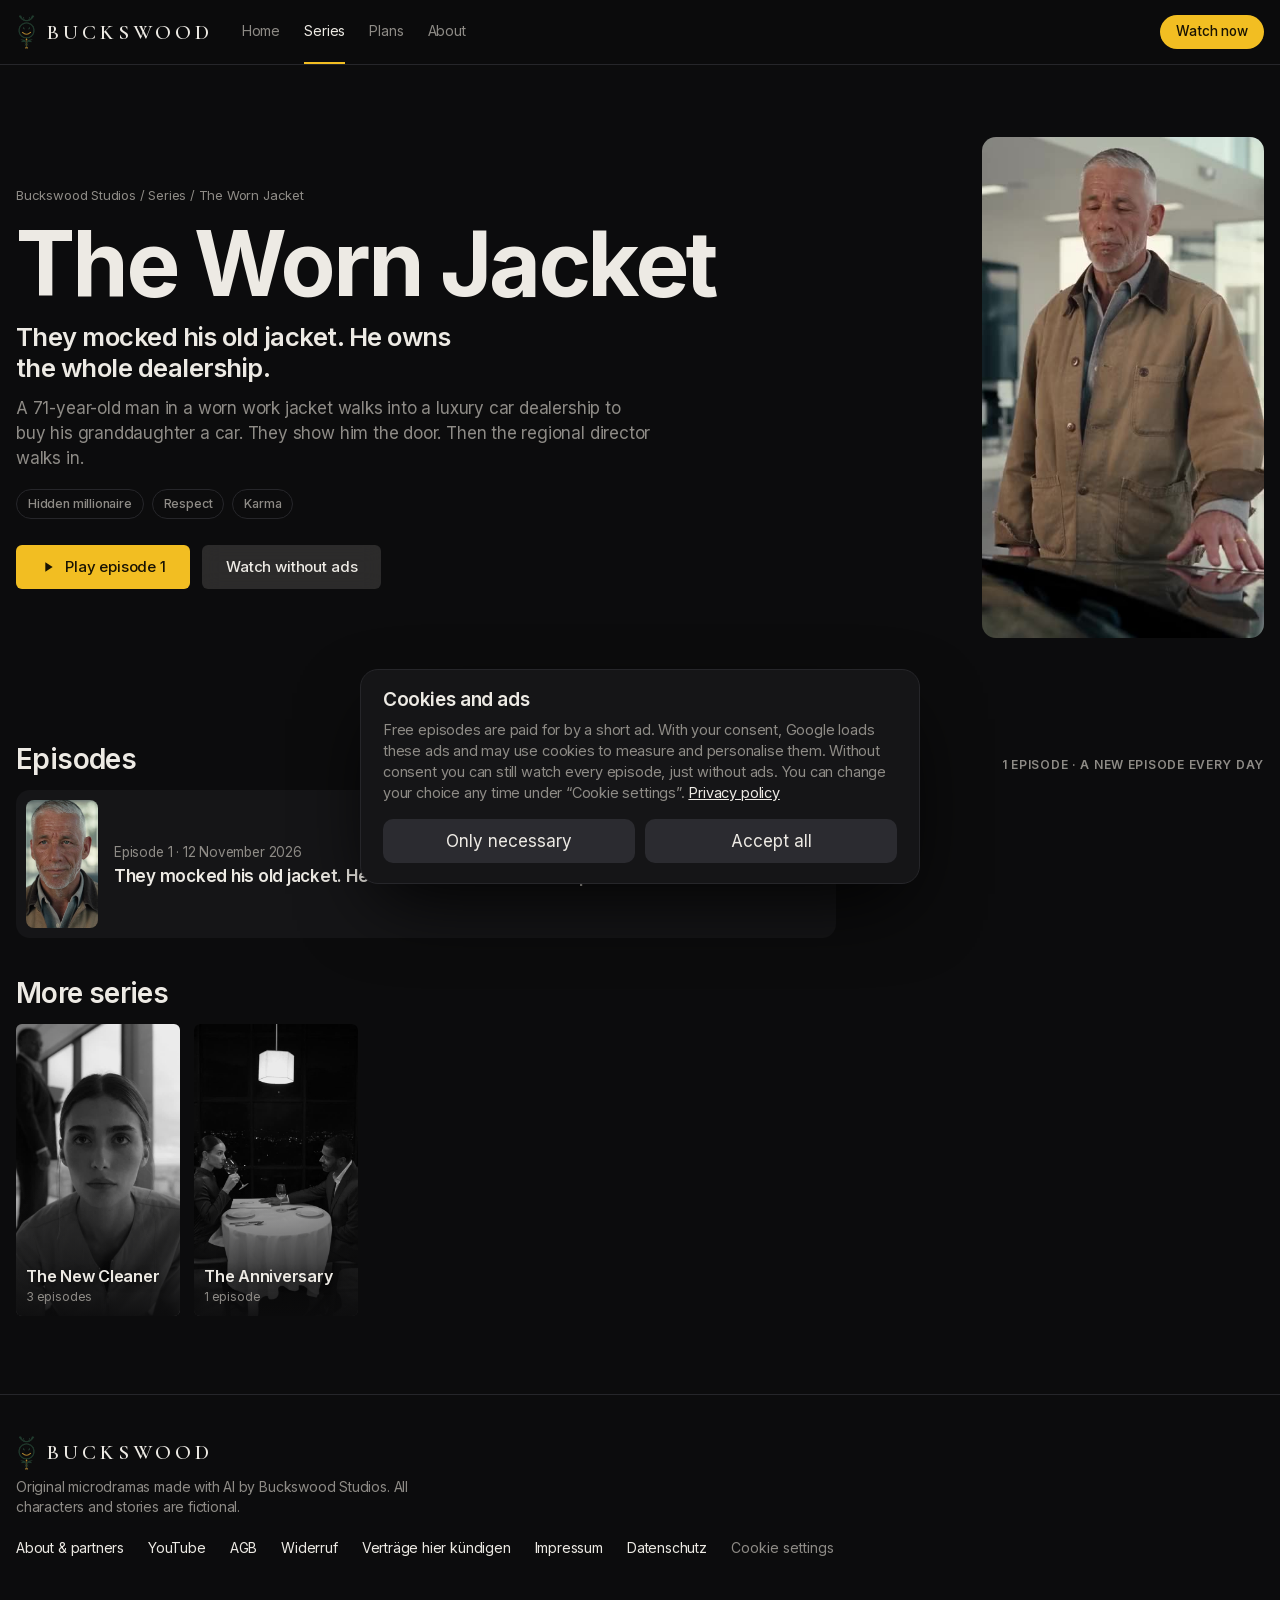
<file: series/the-worn-jacket.html>
<!doctype html>
<html lang="en">
<head>
<meta charset="utf-8">
<meta name="viewport" content="width=device-width, initial-scale=1, viewport-fit=cover">
<meta name="google-adsense-account" content="ca-pub-2272299323344536">
<title>The Worn Jacket – Watch the microdrama | Buckswood Studios</title>
<meta name="description" content="They mocked his old jacket. He owns the whole dealership. A 71-year-old man in a worn work jacket walks into a luxury car dealership to buy his granddaughter a car. They show him the door. Then the regional director walks in.">
<meta name="theme-color" content="#0C0C0D">
<link rel="canonical" href="https://www.buckswood.art/series/the-worn-jacket">
<meta property="og:type" content="video.tv_show">
<meta property="og:site_name" content="Buckswood Studios">
<meta property="og:url" content="https://www.buckswood.art/series/the-worn-jacket">
<meta property="og:title" content="The Worn Jacket – Buckswood Studios">
<meta property="og:description" content="They mocked his old jacket. He owns the whole dealership.">
<meta property="og:image" content="https://www.buckswood.art/assets/microdramas/jacket1.jpg">
<meta property="og:image:width" content="540">
<meta property="og:image:height" content="960">
<meta name="twitter:card" content="summary_large_image">
<link rel="icon" type="image/png" href="/assets/mark.png">
<link rel="stylesheet" href="/assets/fonts/fonts.css">
<link rel="stylesheet" href="/assets/consent.css">
<link rel="stylesheet" href="/assets/platform.css">
<script type="application/ld+json">{"@context":"https://schema.org","@graph":[{"@type":"TVSeries","@id":"https://www.buckswood.art/series/the-worn-jacket","name":"The Worn Jacket","url":"https://www.buckswood.art/series/the-worn-jacket","description":"A 71-year-old man in a worn work jacket walks into a luxury car dealership to buy his granddaughter a car. They show him the door. Then the regional director walks in.","image":"https://www.buckswood.art/assets/microdramas/jacket1.jpg","genre":["Hidden millionaire","Respect","Karma"],"inLanguage":"en","numberOfEpisodes":1,"startDate":"2026-11-12","productionCompany":{"@type":"Organization","name":"Buckswood Studios","url":"https://www.buckswood.art/"},"trailer":{"@type":"VideoObject","name":"The Worn Jacket – Trailer","description":"They mocked his old jacket. He owns the whole dealership.","thumbnailUrl":["https://www.buckswood.art/assets/microdramas/loop-jacket.jpg"],"uploadDate":"2026-11-12","duration":"PT6S","contentUrl":"https://www.buckswood.art/assets/microdramas/loop-jacket.mp4"},"episode":[{"@type":"TVEpisode","episodeNumber":1,"name":"They mocked his old jacket. He owns the whole dealership.","url":"https://www.buckswood.art/watch#the-worn-jacket-1","datePublished":"2026-11-12","timeRequired":"PT1M48S","image":"https://www.buckswood.art/assets/microdramas/jacket1.jpg"}]},{"@type":"BreadcrumbList","itemListElement":[{"@type":"ListItem","position":1,"name":"Buckswood Studios","item":"https://www.buckswood.art/"},{"@type":"ListItem","position":2,"name":"The Worn Jacket","item":"https://www.buckswood.art/series/the-worn-jacket"}]}]}</script>
<style>
.hero{display:grid;grid-template-columns:minmax(0,1fr) auto;gap:clamp(24px,5vw,72px);align-items:center;padding-block:clamp(36px,6vw,72px)}
.crumbs{font-size:13px;color:var(--ash)}
.crumbs a{color:var(--ash);text-decoration:none}
.crumbs a:hover{color:var(--paper)}
.hero h1{font-size:clamp(46px,7vw,92px);font-weight:700;letter-spacing:-.035em;line-height:1;margin:14px 0}
.hero .hook{font-size:clamp(20px,2vw,26px);font-weight:600;letter-spacing:-.02em;line-height:1.2;margin:0;max-width:26ch}
.hero .log{color:var(--ash);margin:12px 0 0;max-width:58ch}
.tags{display:flex;flex-wrap:wrap;gap:8px;margin-top:18px}
.acts{display:flex;flex-wrap:wrap;gap:12px;margin-top:26px}
.trailer{width:clamp(200px,22vw,290px);aspect-ratio:9/16;max-width:100%;border-radius:14px;overflow:hidden;background:#000}
.trailer video{width:100%;height:100%;object-fit:cover}
.eplist{list-style:none;margin:0;padding:0;display:grid;gap:10px;max-width:820px}
.eplist a{display:grid;grid-template-columns:72px minmax(0,1fr) auto;gap:16px;align-items:center;padding:10px;border-radius:14px;text-decoration:none;color:var(--paper);background:var(--film)}
.eplist a:hover{background:var(--grain)}
.eplist .th{aspect-ratio:9/16;border-radius:8px;overflow:hidden}
.eplist .th img{width:100%;height:100%;object-fit:cover}
.eplist b{display:block;font-weight:600;letter-spacing:-.015em}
.eplist small{color:var(--ash);font-size:13.5px}
.eplist .len{font-size:14px;color:var(--ash);font-variant-numeric:tabular-nums;padding-right:6px}
.others{display:grid;grid-template-columns:repeat(auto-fill,minmax(150px,1fr));gap:14px;max-width:520px}
@media (max-width:760px){.hero{grid-template-columns:1fr}.trailer{width:100%;max-width:340px}}
</style>
</head>
<body>

<header class="top">
  <div class="shell">
    <a class="brand" href="/"><img src="/assets/mark.png" alt="Buckswood Studios"><span>BUCKSWOOD</span></a>
    <nav class="tabs" aria-label="Main">
      <a href="/">Home</a>
      <a href="/#all" aria-current="page">Series</a>
      <a href="/#plans">Plans</a>
      <a href="/about">About</a>
    </nav>
    <div class="end"><a class="btn btn-spot btn-sm" href="/watch#the-worn-jacket-1">Watch now</a></div>
  </div>
</header>

<main class="shell">
  <section class="hero">
    <div>
      <nav class="crumbs" aria-label="Breadcrumb"><a href="/">Buckswood Studios</a> / <a href="/#all">Series</a> / The Worn Jacket</nav>
      <h1>The Worn Jacket</h1>
      <p class="hook">They mocked his old jacket. He owns the whole dealership.</p>
      <p class="log">A 71-year-old man in a worn work jacket walks into a luxury car dealership to buy his granddaughter a car. They show him the door. Then the regional director walks in.</p>
      <div class="tags"><span class="chip">Hidden millionaire</span><span class="chip">Respect</span><span class="chip">Karma</span></div>
      <div class="acts">
        <a class="btn btn-spot" href="/watch#the-worn-jacket-1"><svg viewBox="0 0 24 24" fill="currentColor" aria-hidden="true"><path d="M8 5v14l11-7z"/></svg>Play episode 1</a>
        <a class="btn" href="/#plans">Watch without ads</a>
      </div>
    </div>
    <div class="trailer"><video src="/assets/microdramas/loop-jacket.mp4" poster="/assets/microdramas/loop-jacket.jpg" muted loop playsinline autoplay preload="metadata" aria-label="The Worn Jacket trailer"></video></div>
  </section>

  <section class="row" aria-labelledby="eps">
    <div class="row-head"><h2 id="eps">Episodes</h2><span class="label">1 episode · a new episode every day</span></div>
    <ol class="eplist">
      <li><a href="/watch#the-worn-jacket-1"><span class="th"><img src="/assets/microdramas/jacket1.jpg" alt="The Worn Jacket, episode 1" loading="lazy" width="540" height="960"></span><span><small>Episode 1 · <time datetime="2026-11-12">12 November 2026</time></small><b>They mocked his old jacket. He owns the whole dealership.</b></span><span class="len">1:48</span></a></li>
    </ol>
  </section>

  <section class="row" aria-labelledby="more">
    <div class="row-head"><h2 id="more">More series</h2></div>
    <div class="others">
      <a class="card reveal" href="/series/the-new-cleaner"><div class="frame"><img class="still" src="/assets/microdramas/cleaner1.jpg" alt="The New Cleaner" loading="lazy" width="540" height="960"><div class="cap"><b>The New Cleaner</b><small>3 episodes</small></div></div></a>
      <a class="card reveal" href="/series/the-anniversary"><div class="frame"><img class="still" src="/assets/microdramas/anniv1.jpg" alt="The Anniversary" loading="lazy" width="540" height="960"><div class="cap"><b>The Anniversary</b><small>1 episode</small></div></div></a>
    </div>
  </section>
</main>

<footer class="site">
  <div class="shell">
    <div>
      <a class="brand" href="/"><img src="/assets/mark.png" alt=""><span>BUCKSWOOD</span></a>
      <p>Original microdramas made with AI by Buckswood Studios. All characters and stories are fictional.</p>
    </div>
    <nav aria-label="Footer">
      <a href="/about">About &amp; partners</a>
      <a href="https://www.youtube.com/@Buckswood-Studios">YouTube</a>
      <a href="/agb">AGB</a>
      <a href="/widerruf">Widerruf</a>
      <a href="/kuendigen">Verträge hier kündigen</a>
      <a href="/impressum">Impressum</a>
      <a href="/datenschutz">Datenschutz</a>
      <button type="button" class="linkish" data-consent>Cookie settings</button>
    </nav>
  </div>
</footer>
<script src="/assets/consent.js"></script>
<script>if(matchMedia('(prefers-reduced-motion: reduce)').matches)document.querySelectorAll('video').forEach(function(v){v.removeAttribute('autoplay');v.pause()})</script>
</body>
</html>
</file>
<file: assets/fonts/fonts.css>
/* Self-hosted Google Fonts (SIL Open Font License), latin subset.
   Served from this site so no visitor data goes to Google Fonts. */
@font-face{font-family:'Cormorant Garamond';font-style:normal;font-weight:500 700;font-display:swap;src:url(/assets/fonts/cormorant-garamond-latin.woff2) format('woff2');unicode-range:U+0000-00FF, U+0131, U+0152-0153, U+02BB-02BC, U+02C6, U+02DA, U+02DC, U+0304, U+0308, U+0329, U+2000-206F, U+20AC, U+2122, U+2191, U+2193, U+2212, U+2215, U+FEFF, U+FFFD}
@font-face{font-family:'Inter';font-style:normal;font-weight:400 800;font-display:swap;src:url(/assets/fonts/inter-latin.woff2) format('woff2');unicode-range:U+0000-00FF, U+0131, U+0152-0153, U+02BB-02BC, U+02C6, U+02DA, U+02DC, U+0304, U+0308, U+0329, U+2000-206F, U+20AC, U+2122, U+2191, U+2193, U+2212, U+2215, U+FEFF, U+FFFD}
@font-face{font-family:'Jost';font-style:normal;font-weight:400 600;font-display:swap;src:url(/assets/fonts/jost-latin.woff2) format('woff2');unicode-range:U+0000-00FF, U+0131, U+0152-0153, U+02BB-02BC, U+02C6, U+02DA, U+02DC, U+0304, U+0308, U+0329, U+2000-206F, U+20AC, U+2122, U+2191, U+2193, U+2212, U+2215, U+FEFF, U+FFFD}
</file>
<file: assets/consent.css>
/* Consent banner for assets/consent.js. Self-contained so every page can use it.
   Both choices carry the same visual weight. */
.consent{position:fixed;z-index:60;left:max(16px,env(safe-area-inset-left,0px));right:max(16px,env(safe-area-inset-right,0px));bottom:calc(16px + env(safe-area-inset-bottom,0px));max-width:560px;margin:0 auto;background:#151517;color:#EDEAE4;border:1px solid #26262A;border-radius:18px;padding:20px 22px;box-shadow:0 30px 80px -20px #000;font-family:-apple-system,"SF Pro Text",BlinkMacSystemFont,"Inter","Helvetica Neue",Arial,sans-serif}
.consent[hidden]{display:none}
.consent h2{margin:0;font-size:19px;font-weight:600;letter-spacing:-.02em;color:#EDEAE4;font-family:inherit}
.consent p{margin:8px 0 0;font-size:14.5px;line-height:1.45;color:#8E8B86}
.consent p a{color:#EDEAE4}
.consent-acts{display:grid;grid-template-columns:1fr 1fr;gap:10px;margin-top:16px}
.consent-acts button{min-height:44px;border:0;border-radius:10px;background:#2B2B30;color:#EDEAE4;font:500 15px/1.2 inherit;font-family:inherit;cursor:pointer}
.consent-acts button:hover{background:#3A3A40}
.consent-acts button:focus-visible{outline:2px solid #F2BE22;outline-offset:2px}
.linkish{background:none;border:0;padding:0;color:inherit;font:inherit;cursor:pointer;text-decoration:none}
.linkish:hover{color:#F2BE22}
</file>
<file: assets/platform.css>
/* Buckswood Studios – platform styles shared by the home page, the player and /about.
   Concept "the reveal": every still rests in black and white and takes its colour only
   when it is chosen, the way each episode reveals who someone really is.
   One spot colour (the yellow of the cleaner's bucket), everything else monotone.
   Type: Apple's system face (SF Pro; Inter where SF is missing), set the way apple.com
   and tesla.com do: few weights, big tight headlines, calm 17px body. The BUCKSWOOD
   wordmark keeps its own face so the logo stays exactly as it was.
   Layout: vertical 9:16 frames on a black stage, as in Shorts, TikTok and Reels.
   Deliberately a single dark look. */
:root{
  --ink:#0C0C0D;        /* stage black */
  --film:#151517;       /* raised surfaces */
  --grain:#26262A;      /* hairlines, inactive borders */
  --paper:#EDEAE4;      /* primary text */
  --ash:#8E8B86;        /* secondary text */
  --bucket:#F2BE22;     /* the one spot colour */
  --bucket-ink:#191303; /* text on the spot colour */
  --display:-apple-system,"SF Pro Display",BlinkMacSystemFont,"Inter","Helvetica Neue",Arial,sans-serif;
  --ui:-apple-system,"SF Pro Text",BlinkMacSystemFont,"Inter","Helvetica Neue",Arial,sans-serif;
  --mark:"Cormorant Garamond",Georgia,serif;
  --gut:max(16px,env(safe-area-inset-left,0px));
  --gut-r:max(16px,env(safe-area-inset-right,0px));
  color-scheme:dark;
}
*{box-sizing:border-box}
html{-webkit-text-size-adjust:100%}
body{margin:0;background:var(--ink);color:var(--paper);font-family:var(--ui);font-size:17px;line-height:1.47;letter-spacing:-.011em;-webkit-font-smoothing:antialiased;overflow-x:hidden}
img,video{display:block;max-width:100%}
a{color:inherit}
button{font:inherit;color:inherit}
:focus-visible{outline:2px solid var(--bucket);outline-offset:3px}
h1,h2,h3{margin:0;font-family:var(--display);font-weight:600;letter-spacing:-.022em;line-height:1.08;text-wrap:balance}
.shell{max-width:1320px;margin:0 auto;padding-left:var(--gut);padding-right:var(--gut-r)}

/* top bar: the logo stays exactly as it is */
body::before{content:"";position:fixed;inset:0 0 auto;height:env(safe-area-inset-top,0px);z-index:30;background:var(--ink)}
.top{position:sticky;top:env(safe-area-inset-top,0px);z-index:20;background:rgba(12,12,13,.86);backdrop-filter:blur(12px);border-bottom:1px solid var(--grain)}
.top .shell{display:flex;align-items:center;gap:28px;height:64px}
.brand{display:flex;align-items:center;gap:10px;text-decoration:none;flex:none}
.brand img{height:36px;width:auto}
.brand span{font-family:var(--mark);font-weight:600;font-size:21px;letter-spacing:.2em;line-height:1}
.tabs{display:flex;gap:24px;font-size:14px;font-weight:400;letter-spacing:-.01em}
.tabs a{text-decoration:none;color:var(--ash);padding:21px 0;border-bottom:2px solid transparent}
.tabs a:hover{color:var(--paper)}
.tabs a[aria-current=page]{color:var(--paper);border-bottom-color:var(--bucket)}
.top .end{margin-left:auto;display:flex;align-items:center;gap:12px}
.tier{font-size:11.5px;font-weight:600;letter-spacing:.14em;text-transform:uppercase;color:var(--ash);white-space:nowrap}
.tier.premium{color:var(--bucket)}

/* buttons */
.btn{display:inline-flex;align-items:center;justify-content:center;gap:9px;border-radius:6px;min-height:44px;padding:10px 24px;font-weight:500;font-size:15px;letter-spacing:-.01em;text-decoration:none;border:0;background:rgba(237,234,228,.14);backdrop-filter:blur(10px);cursor:pointer;transition:background .15s,color .15s,border-color .15s;white-space:nowrap}
.btn svg{width:16px;height:16px;flex:none}
.btn:hover{background:rgba(237,234,228,.24)}
.btn-spot{background:var(--bucket);color:var(--bucket-ink)}
.btn-spot:hover{background:#FFD24A}
.btn-sm{min-height:34px;padding:6px 16px;font-size:13.5px;border-radius:999px}

/* labels */
.label{font-size:12px;font-weight:600;letter-spacing:.06em;text-transform:uppercase;color:var(--ash)}
.chip{display:inline-flex;align-items:center;font-size:12.5px;font-weight:500;padding:5px 11px;border:1px solid var(--grain);border-radius:999px;color:var(--ash);background:none;white-space:nowrap}
button.chip{cursor:pointer}
button.chip:hover{color:var(--paper);border-color:var(--ash)}
button.chip[aria-pressed=true]{background:var(--paper);border-color:var(--paper);color:var(--ink)}
.badge{font-size:10.5px;font-weight:700;letter-spacing:.1em;text-transform:uppercase;padding:2px 6px;border-radius:3px;background:var(--bucket);color:var(--bucket-ink)}
.badge.ep{background:rgba(12,12,13,.78);color:var(--paper);font-variant-numeric:tabular-nums}

/* the reveal: monochrome at rest, colour when chosen */
.still{filter:grayscale(1) contrast(1.06) brightness(.92);transition:filter .45s ease,transform .45s ease}
@media (hover:hover){
  .reveal:hover .still,.reveal:focus-visible .still{filter:none;transform:scale(1.035)}
}
@media (hover:none){.still{filter:grayscale(.35)}}
.is-current .still,.still.lit{filter:none}

/* 9:16 card */
.card{position:relative;display:block;text-decoration:none;color:var(--paper)}
.card .frame{position:relative;aspect-ratio:9/16;max-width:100%;overflow:hidden;border-radius:6px;background:var(--film)}
.card .frame img{width:100%;height:100%;object-fit:cover}
.card .frame::after{content:"";position:absolute;inset:auto 0 0;height:45%;background:linear-gradient(transparent,rgba(12,12,13,.92))}
.card .tl{position:absolute;left:8px;top:8px;z-index:1;display:flex;gap:5px}
.card .cap{position:absolute;left:10px;right:10px;bottom:10px;z-index:1}
.card .cap b{display:block;font-family:var(--display);font-weight:600;font-size:16px;line-height:1.15;letter-spacing:-.015em;text-shadow:0 1px 8px rgba(0,0,0,.6)}
.card .cap small{display:block;margin-top:3px;font-size:12px;color:var(--ash)}
.bar{position:absolute;left:0;right:0;bottom:0;height:3px;background:rgba(255,255,255,.18);z-index:2}
.bar i{display:block;height:100%;background:var(--bucket)}

/* rails */
.row{padding-block:34px 6px}
.row-head{display:flex;align-items:baseline;justify-content:space-between;gap:16px;margin-bottom:16px}
.row-head h2{font-size:clamp(22px,2.4vw,28px);font-weight:600}
.rail{display:grid;grid-auto-flow:column;grid-auto-columns:clamp(132px,15vw,188px);gap:14px;overflow-x:auto;scroll-snap-type:x mandatory;padding-bottom:10px;scrollbar-width:thin;scrollbar-color:var(--grain) transparent}
.rail>*{scroll-snap-align:start}

footer.site{margin-top:72px;border-top:1px solid var(--grain);padding-block:40px 56px;color:var(--ash);font-size:14px}
footer.site .shell{display:flex;flex-wrap:wrap;gap:20px 40px;align-items:flex-start;justify-content:space-between}
footer.site nav{display:flex;flex-wrap:wrap;gap:10px 24px}
footer.site a{text-decoration:none;color:var(--paper)}
footer.site a:hover{color:var(--bucket)}
footer.site p{margin:6px 0 0;max-width:420px}

@media (max-width:760px){
  .tabs{display:none}
  .tier{display:none}
  .brand span{font-size:17px;letter-spacing:.14em}
}
@media (prefers-reduced-motion:reduce){*{transition:none!important;animation:none!important;scroll-behavior:auto!important}}
</file>
